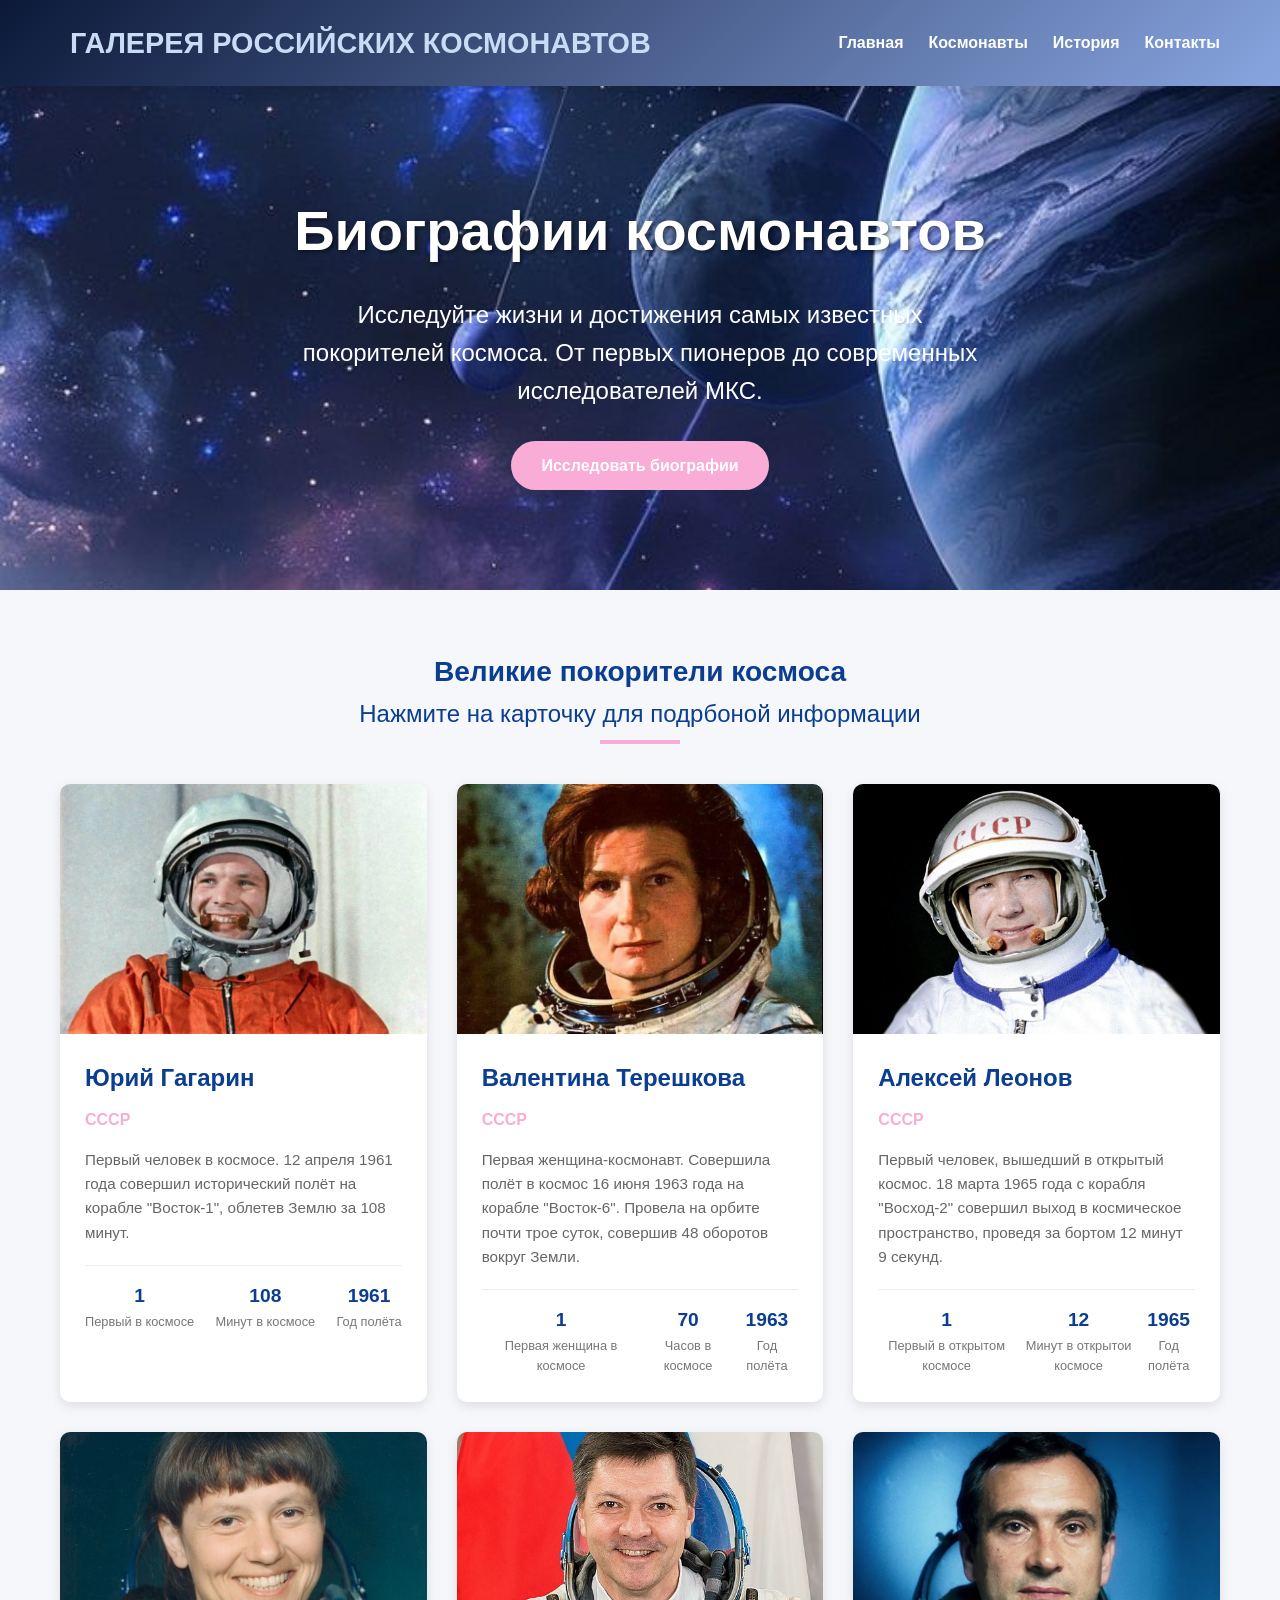
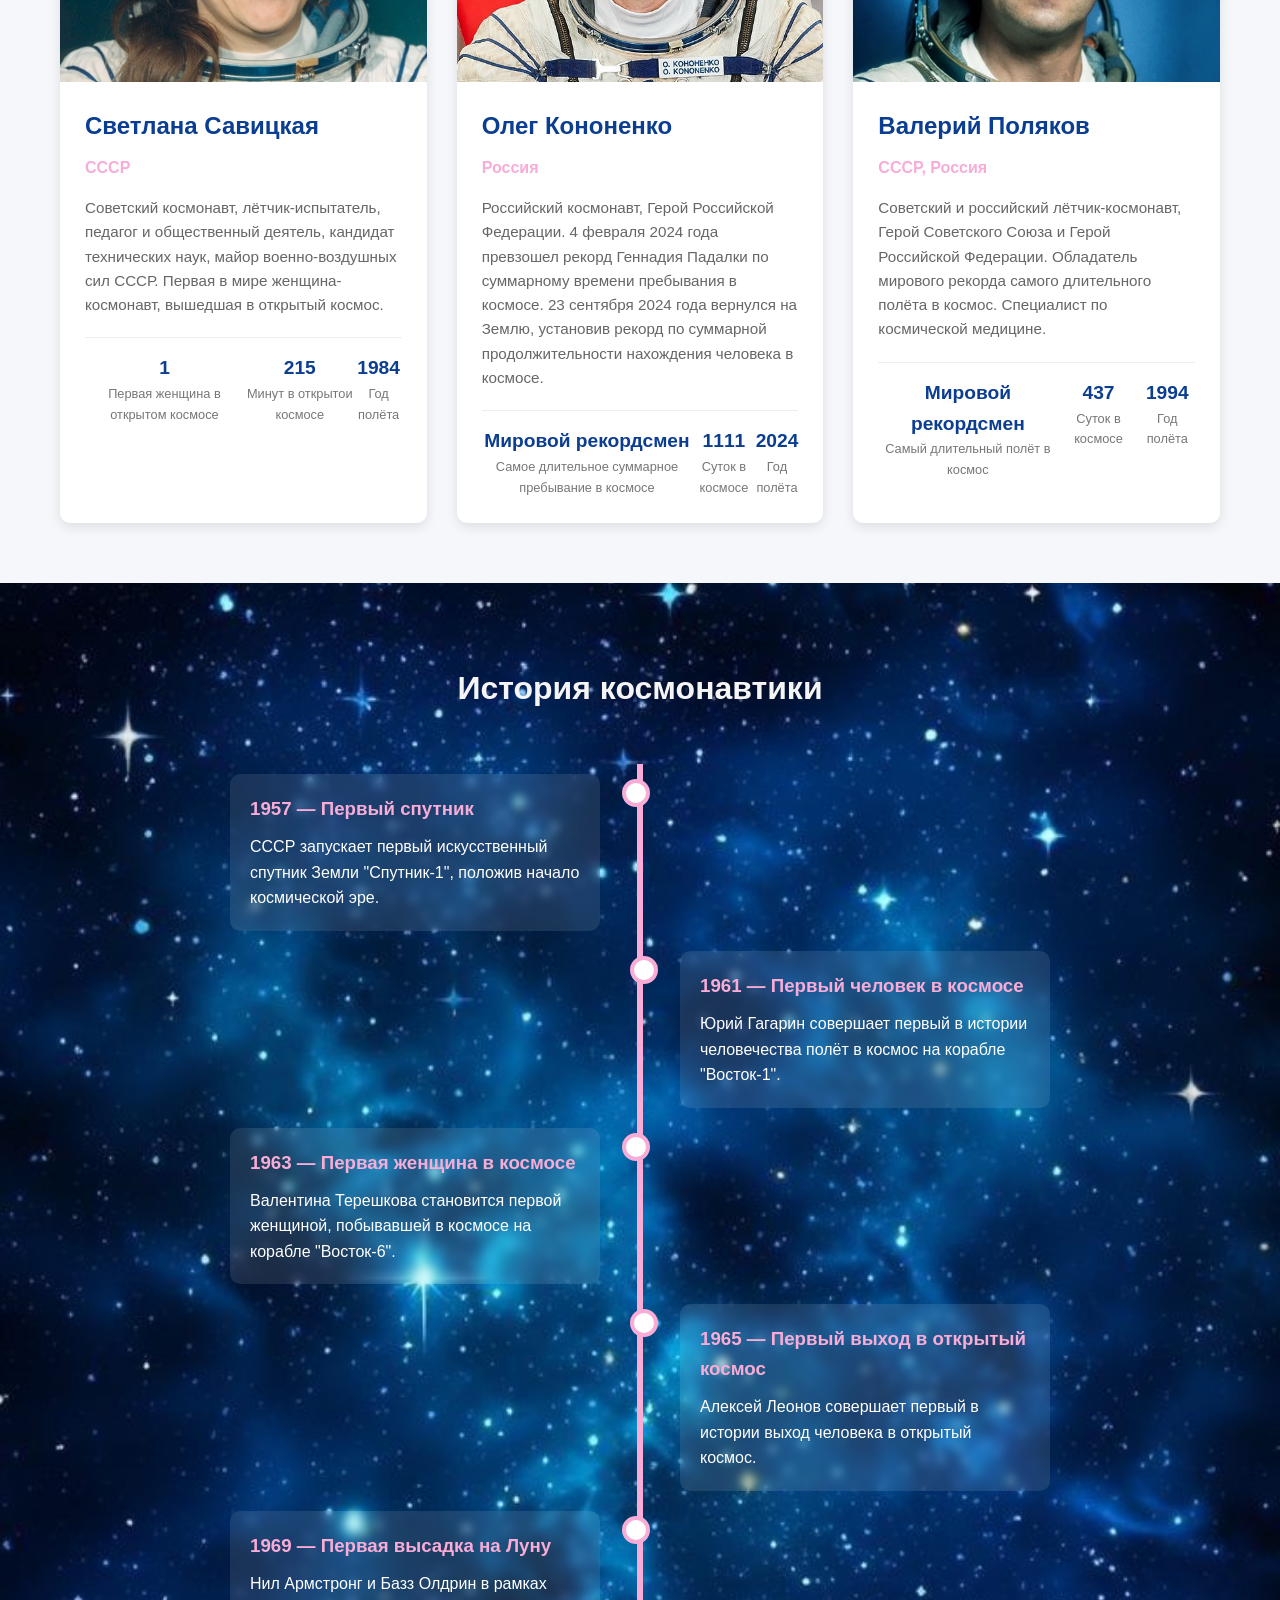
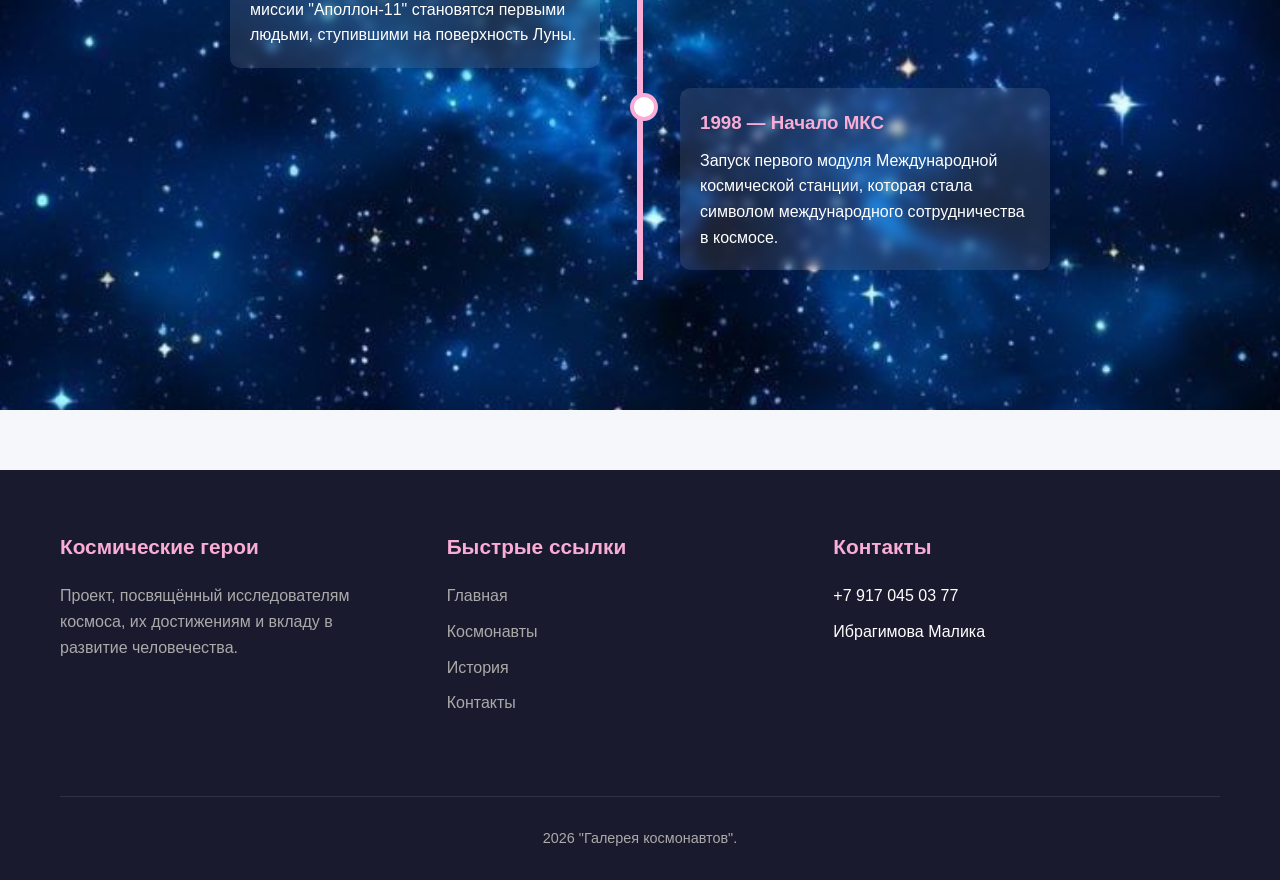
<file: index.html>
<!DOCTYPE html>
<html lang="ru">
<head>
    <meta charset="UTF-8">
    <meta name="viewport" content="width=device-width, initial-scale=1.0">
    <link rel="apple-touch-icon" sizes="180x180" href="favicon.png">
    <link rel="icon" type="image/png" sizes="192x192" href="favicon.png">
    <link rel="icon" type="image/png" sizes="512x512" href="favicon.png">
    <title>Галерея космонавтов</title>
    <link rel="stylesheet" href="index.css">
    <style>
       
    </style>
</head>
<body>
    <!-- Header -->
    <header>
        <div class="container header-content">
            <div class="logo">
                <i class="fas fa-rocket"></i>
                <span>ГАЛЕРЕЯ РОССИЙСКИХ КОСМОНАВТОВ</span>
            </div>
            
            <div class="menu-toggle" id="menuToggle">
                <i class="fas fa-bars"></i>
            </div>
            
            <nav>
                <ul id="navMenu">
                    <li><a href="#home">Главная</a></li>
                    <li><a href="#astronauts">Космонавты</a></li>
                    <li><a href="#timeline">История</a></li>
                    <li><a href="#contact">Контакты</a></li>
                </ul>
            </nav>
        </div>
    </header>

    <!-- Hero Section -->
    <section class="hero" id="home">
        <div class="container">
            <h1>Биографии космонавтов</h1>
            <p>Исследуйте жизни и достижения самых известных покорителей космоса. От первых пионеров до современных исследователей МКС.</p>
            <a href="#astronauts" class="btn">Исследовать биографии</a>
        </div>
    </section>

    <!-- Astronauts Section -->
    <section class="container" id="astronauts">
        <section class="section-title" id="astronauts">
            <h1>Великие покорители космоса</h1>
            <p>Нажмите на карточку для подрбоной информации</p>
        </section>
        <div class="astronauts-grid">
            <!-- Astronaut 1 -->
             
            <div class="astronaut-card">
                <a href="gagarin.html" class ="cosmonaut_card">
                <div class="astronaut-img">
                    <img src= "g.jpg" alt="Юрий Гагарин">
                </div>
                </a>
                <div class="astronaut-info">
                    
                    <h3>Юрий Гагарин</h3>
                    <span class="nationality">СССР</span>
                    <p>Первый человек в космосе. 12 апреля 1961 года совершил исторический полёт на корабле "Восток-1", облетев Землю за 108 минут.</p>
                    <div class="astronaut-stats">
                        <div class="stat">
                            <div class="stat-value">1</div>
                            <div class="stat-label">Первый в космосе</div>
                        </div>
                        <div class="stat">
                            <div class="stat-value">108</div>
                            <div class="stat-label">Минут в космосе</div>
                        </div>
                        <div class="stat">
                            <div class="stat-value">1961</div>
                            <div class="stat-label">Год полёта</div>
                        </div>
                    </div>
                    
                </div>
            </div>
            
             <!-- Astronaut 2 -->
            <div class="astronaut-card">

                <a href="tereshkova.html" class ="cosmonaut_card">
                <div class="astronaut-img">
                    <img src= "teresh.jpg" alt="Валентина Терешкова">
                </div>
                </a>

                <div class="astronaut-info">
                    <h3>Валентина Терешкова</h3>
                    <span class="nationality">СССР</span>
                    <p>Первая женщина-космонавт. Совершила полёт в космос 16 июня 1963 года на корабле "Восток-6". Провела на орбите почти трое суток, совершив 48 оборотов вокруг Земли. </p>
                    <div class="astronaut-stats">
                        <div class="stat">
                            <div class="stat-value">1</div>
                            <div class="stat-label">Первая женщина в космосе</div>
                        </div>
                        <div class="stat">
                            <div class="stat-value">70</div>
                            <div class="stat-label">Часов в космосе</div>
                        </div>
                        <div class="stat">
                            <div class="stat-value">1963</div>
                            <div class="stat-label">Год полёта</div>
                        </div>
                    </div>
                </div>
            </div>
             <!-- Astronaut 3 -->
            <div class="astronaut-card">

                <a href="leonov.html" class ="cosmonaut_card">
                    <div class="astronaut-img">
                    <img src= "leo.jpg" alt="Алексей Леонов">
                </div>
                </a>

                <div class="astronaut-info">
                    <h3>Алексей Леонов</h3>
                    <span class="nationality">СССР</span>
                    <p>Первый человек, вышедший в открытый космос. 18 марта 1965 года с корабля "Восход-2" совершил выход в космическое пространство, проведя за бортом 12 минут 9 секунд. </p>
                    <div class="astronaut-stats">
                        <div class="stat">
                            <div class="stat-value">1</div>
                            <div class="stat-label">Первый в открытом космосе</div>
                        </div>
                        <div class="stat">
                            <div class="stat-value">12</div>
                            <div class="stat-label">Минут в открытои космосе</div>
                        </div>
                        <div class="stat">
                            <div class="stat-value">1965</div>
                            <div class="stat-label">Год полёта</div>
                        </div>
                    </div>
                </div>
            </div>
             <!-- Astronaut 4 -->
            <div class="astronaut-card">

                <a href="savitskaya.html" class ="cosmonaut_card">
                <div class="astronaut-img">
                    <img src= "sav.jpg" alt="Светлана Савицкая">
                </div>
                </a>
                
                <div class="astronaut-info">
                    <h3>Светлана Савицкая</h3>
                    <span class="nationality">СССР</span>
                    <p>Cоветский космонавт, лётчик-испытатель, педагог и общественный деятель, кандидат технических наук, майор военно-воздушных сил СССР. Первая в мире женщина-космонавт, вышедшая в открытый космос.  </p>
                    <div class="astronaut-stats">
                        <div class="stat">
                            <div class="stat-value">1</div>
                            <div class="stat-label">Первая женщина в открытом космосе</div>
                        </div>
                        <div class="stat">
                            <div class="stat-value">215</div>
                            <div class="stat-label">Минут в открытои космосе</div>
                        </div>
                        <div class="stat">
                            <div class="stat-value">1984</div>
                            <div class="stat-label">Год полёта</div>
                        </div>
                    </div>
                </div>
            </div>
            <!-- Astronaut 5 -->
            <div class="astronaut-card">

                <a href="kononenko.html" class ="cosmonaut_card">
                <div class="astronaut-img">
                    <img src= "kononenko.jpg" alt="Олег Кононенко">
                </div>
                </a>
                
                <div class="astronaut-info">
                    <h3>Олег Кононенко</h3>
                    <span class="nationality">Россия</span>
                    <p>Российский космонавт, Герой Российской Федерации. 4 февраля 2024 года превзошел рекорд Геннадия Падалки по суммарному времени пребывания в космосе.  23 сентября 2024 года вернулся на Землю, установив рекорд по суммарной продолжительности нахождения человека в космосе.</p>
                    <div class="astronaut-stats">
                        <div class="stat">
                            <div class="stat-value">Мировой рекордсмен</div>
                            <div class="stat-label">Самое длительное суммарное пребывание в космосе</div>
                        </div>
                        <div class="stat">
                            <div class="stat-value">1111</div>
                            <div class="stat-label">Суток в космосе</div>
                        </div>
                        <div class="stat">
                            <div class="stat-value">2024</div>
                            <div class="stat-label">Год полёта</div>
                        </div>
                    </div>
                </div>
            </div>
             <!-- Astronaut 6 -->
            <div class="astronaut-card">

                <a href="polyakov.html" class ="cosmonaut_card">
                <div class="astronaut-img">
                    <img src= "polyakov.jpg" alt="Валерий Поляков">
                </div>
                </a>

                <div class="astronaut-info">
                    <h3>Валерий Поляков</h3>
                    <span class="nationality">СССР, Россия</span>
                    <p>Советский и российский лётчик-космонавт, Герой Советского Союза и Герой Российской Федерации. Обладатель мирового рекорда самого длительного полёта в космос. Специалист по космической медицине.</p>
                    <div class="astronaut-stats">
                        <div class="stat">
                            <div class="stat-value">Мировой рекордсмен</div>
                            <div class="stat-label">Самый длительный полёт в космос </div>
                        </div>
                        <div class="stat">
                            <div class="stat-value">437</div>
                            <div class="stat-label">Суток в космосе</div>
                        </div>
                        <div class="stat">
                            <div class="stat-value">1994</div>
                            <div class="stat-label">Год полёта</div>
                        </div>
                    </div>
                </div>
            </div>
        </div>
    </section>

    <!-- Timeline Section -->

    <section class="timeline-section" id="timeline">
        <div class="container">
            <h1>История космонавтики </h1>
            
            <div class="timeline">
                <div class="timeline-item">
                    <div class="timeline-content">
                        
                        <h3>1957 — Первый спутник</h3>
                        <p>СССР запускает первый искусственный спутник Земли "Спутник-1", положив начало космической эре.</p>
                              
                    </div>
                </div>
                
                <div class="timeline-item">
                    <div class="timeline-content">
                        <h3>1961 — Первый человек в космосе</h3>
                        <p>Юрий Гагарин совершает первый в истории человечества полёт в космос на корабле "Восток-1".</p>
                    </div>
                </div>
                
                <div class="timeline-item">
                    <div class="timeline-content">
                        <h3>1963 — Первая женщина в космосе</h3>
                        <p>Валентина Терешкова становится первой женщиной, побывавшей в космосе на корабле "Восток-6".</p>
                    </div>
                </div>
                
                <div class="timeline-item">
                    <div class="timeline-content">
                        <h3>1965 — Первый выход в открытый космос</h3>
                        <p>Алексей Леонов совершает первый в истории выход человека в открытый космос.</p>
                    </div>
                </div>
                
                <div class="timeline-item">
                    <div class="timeline-content">
                        <h3>1969 — Первая высадка на Луну</h3>
                        <p>Нил Армстронг и Базз Олдрин в рамках миссии "Аполлон-11" становятся первыми людьми, ступившими на поверхность Луны.</p>
                    </div>
                </div>
                
                <div class="timeline-item">
                    <div class="timeline-content">
                        <h3>1998 — Начало МКС</h3>
                        <p>Запуск первого модуля Международной космической станции, которая стала символом международного сотрудничества в космосе.</p>
                    </div>
                </div>
            </div>
        </div>
    </section>

    <!-- Footer -->
    <footer id="contact">
        <div class="container">
            <div class="footer-content">
                <div class="footer-column">
                    <h3>Космические герои</h3>
                    <p>Проект, посвящённый исследователям космоса, их достижениям и вкладу в развитие человечества.</p>
                </div>
                
                <div class="footer-column">
                    <h3>Быстрые ссылки</h3>
                    <ul class="footer-links">
                        <li><a href="#home">Главная</a></li>
                        <li><a href="#astronauts">Космонавты</a></li>
                        <li><a href="#timeline">История</a></li>
                        <li><a href="#contact">Контакты</a></li>
                    </ul>
                </div>
                
                <div class="footer-column">
                    <h3>Контакты</h3>
                    <ul class="footer-links">
                        <li><i class="fas fa-phone"></i> +7 917 045 03 77</li>
                        <li><i class="fas fa-envelope"></i>Ибрагимова Малика</li>
                    </ul>
                </div>
            </div>
            
            <div class="copyright">
                <p> 2026 "Галерея космонавтов".</p>
            </div>
        </div>
    </footer>

    
</body>
</html>
</file>
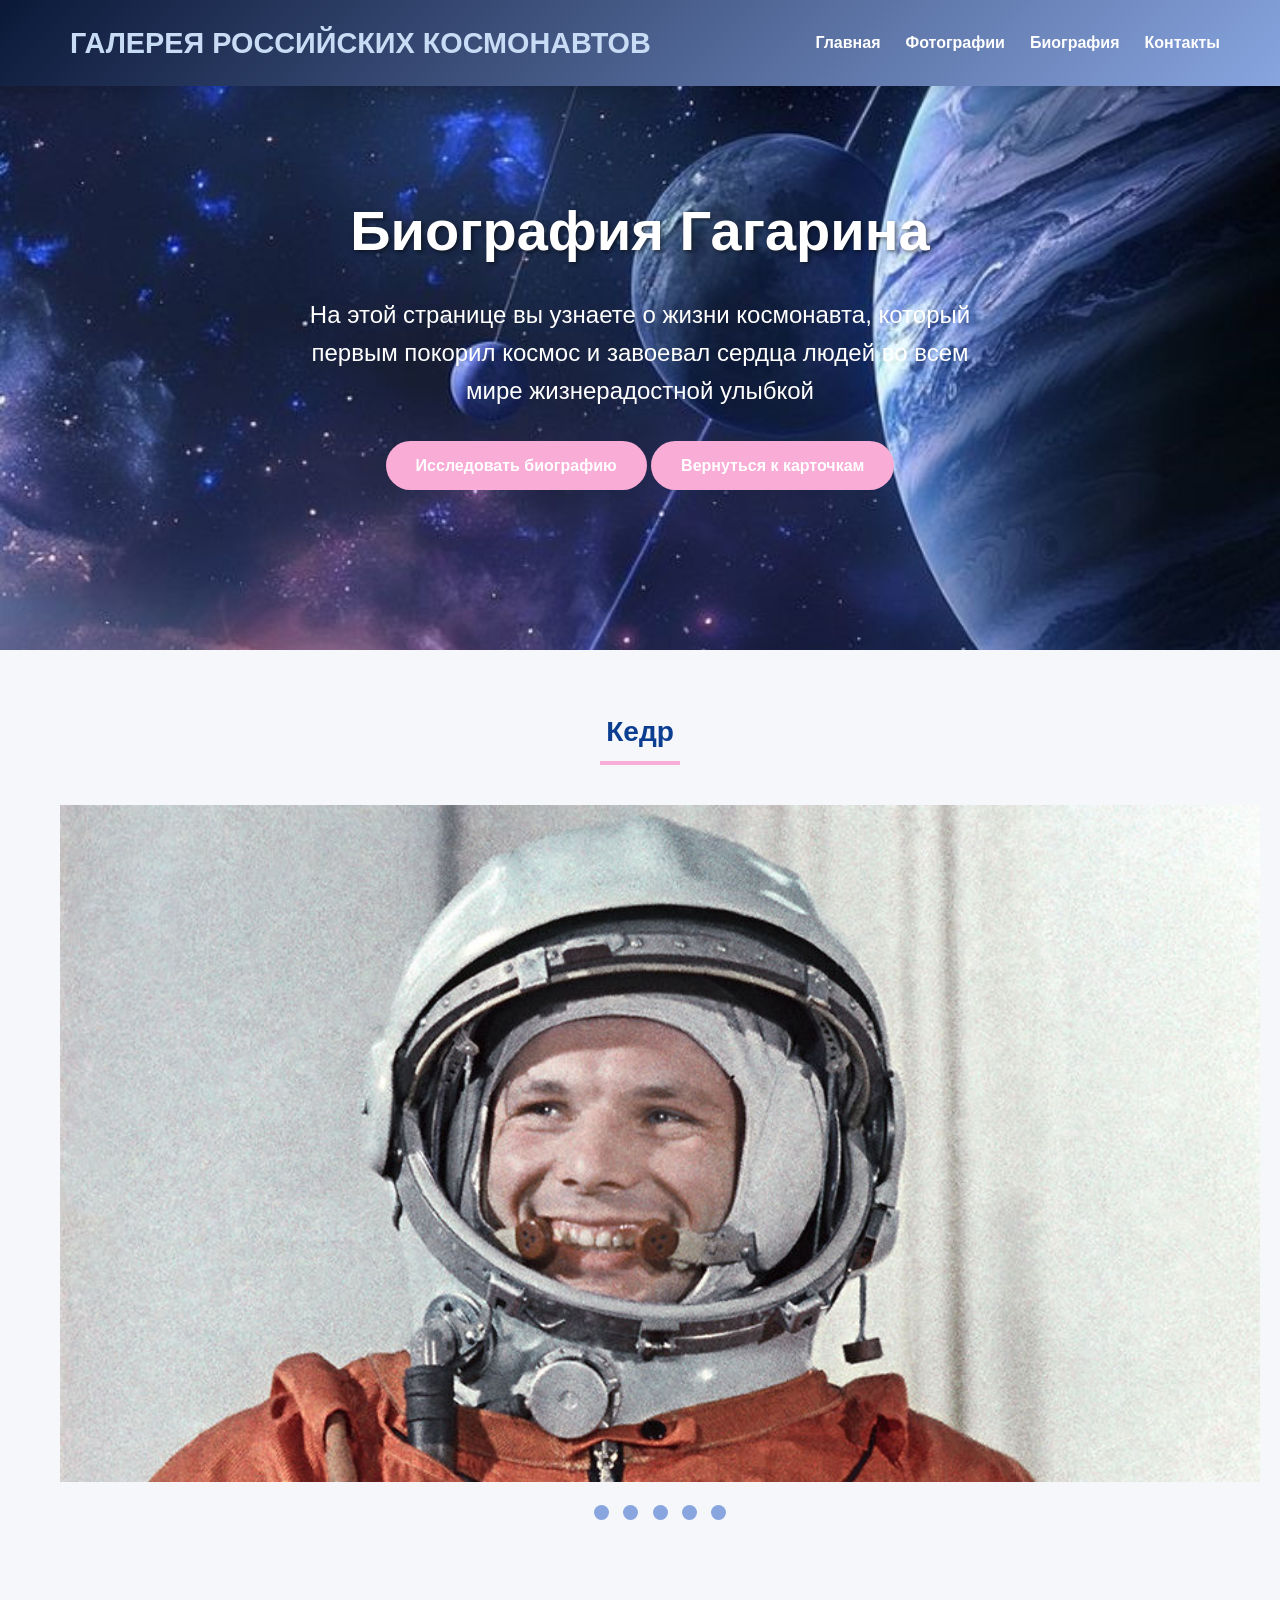
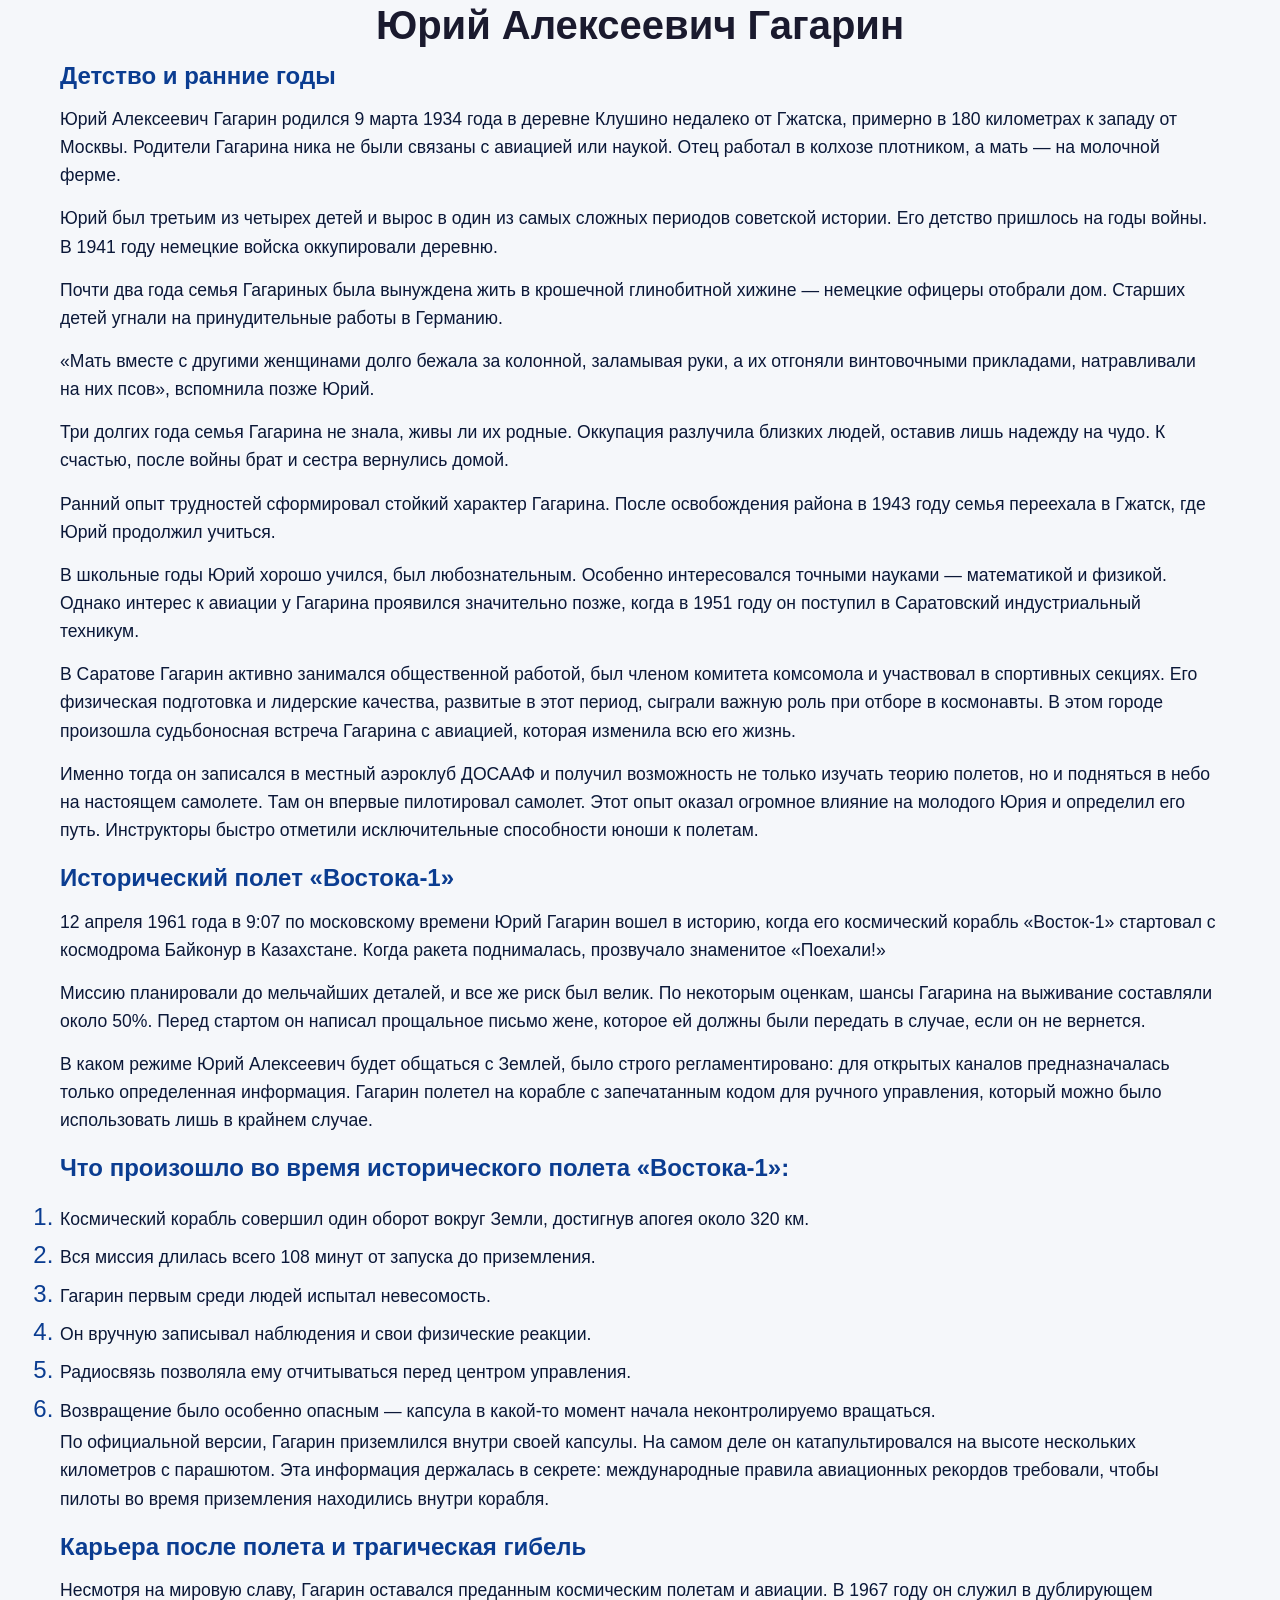
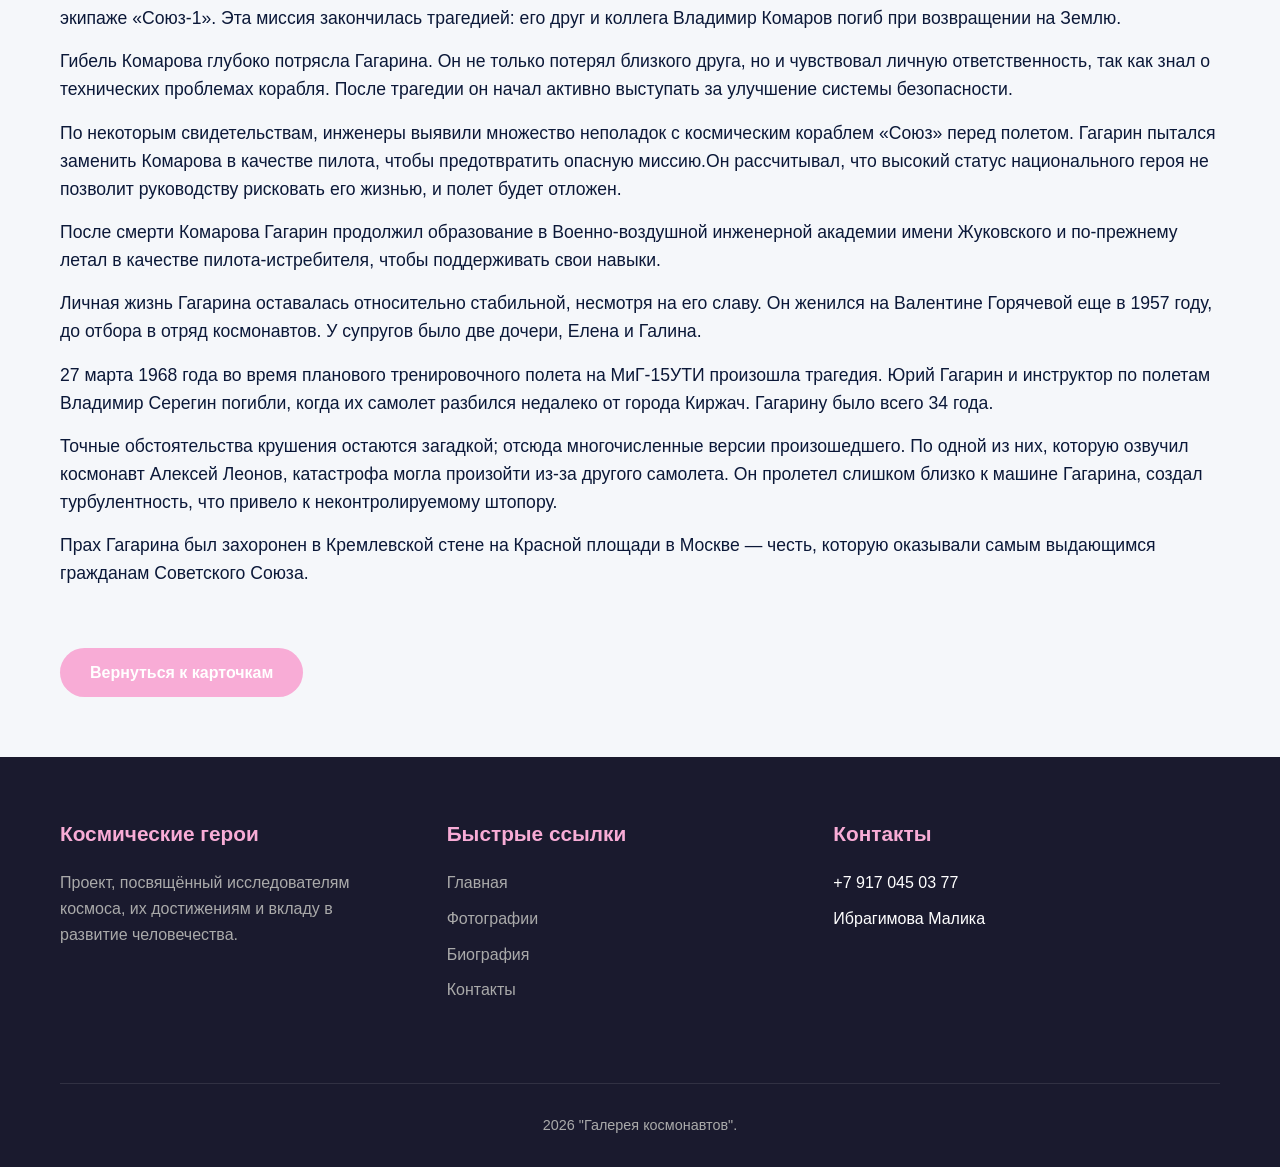
<file: gagarin.html>
<!DOCTYPE html>
<html lang="ru">
<head>
    <meta charset="UTF-8">
    <meta name="viewport" content="width=device-width, initial-scale=1.0">
    <link rel="apple-touch-icon" sizes="180x180" href="favicon.png">
    <link rel="icon" type="image/png" sizes="192x192" href="favicon.png">
    <link rel="icon" type="image/png" sizes="512x512" href="favicon.png">
    <title>Юрий Алексеевич Гагарин</title>
    <style>
                * {
            margin: 0;
            padding: 0;
            box-sizing: border-box;
            font-family: 'Segoe UI', Tahoma, Geneva, Verdana, sans-serif;
        }

        :root {
             --черный: #0B1838;
            --фиолетовый: #f8acd6;
            --синий: #3a60a0;
            --голубой: #88a5e0;
            --светл: #c8ddf5;
            --shadow: 0 4px 12px rgba(0, 0, 0, 0.1);
            --primary-color: #0b3d91;
            --secondary-color: #fc3d21;
            --dark-color: #1a1a2e;
            --light-color: #f8f9fa;
            --text-color: #333;
            --shadow: 0 4px 12px rgba(0, 0, 0, 0.1);
        }

        body {
            background-color: #f5f7fa;
            color: var(--розовый);
            line-height: 1.6;
            justify-content: center;
        }

        .container {
            width: 100%;
            max-width: 1200px;
            margin: 0 auto;
            padding: 0 20px;
        }
/* Hero Section */
        .hero {
           background-image: url("fon31.jpg");
            background-size: cover;
            background-position: center;
            color: white;
            text-align: center;
            padding: 100px 0;
            margin-bottom: 60px;
        }

        .hero h2 {
            font-size: 3.5rem;
            margin-bottom: 20px;
            text-shadow: 2px 2px 4px rgba(0, 0, 0, 0.5);
        }

        .hero p {
            font-size: 1.5rem;
            max-width: 700px;
            margin: 0 auto 30px;
        }

        .btn {
            display: inline-block;
            background-color: var(--фиолетовый);
            color: white;
            padding: 12px 30px;
            border-radius: 30px;
            text-decoration: none;
            font-weight: 600;
            transition: all 0.3s;
            border: none;
            cursor: pointer;
            text-align: center;
            margin-bottom: 60px;
        }

        .btn:hover {
            background-color: var(--голубой);
            transform: translateY(-3px);
            box-shadow: 0 6px 12px rgba(0, 0, 0, 0.2);
        }
/* Astronauts Section */


        .section-title {
            text-align: center;
            margin-bottom: 50px;
            color: var(--primary-color);
            font-size: 1.5rem;
            position: relative;
        }
        

        .section-title::after {
            content: '';
            position: absolute;
            width: 80px;
            height: 4px;
            background-color: var(--фиолетовый);
            bottom: -10px;
            left: 50%;
            transform: translateX(-50%);
        }
/*Bio*/
.astronaut-info {
    margin: 60px 0;
}
.hapend li {
    color: var(--primary-color);
    font-size: 1.5rem;
   }
.hapend li span {
    color: var(--черный);
            font-size: 1.1rem;
}
.astronaut-info h1{
            color: var(--dark-color);
            text-align: center;
            font-size: 2.5rem;
            position: relative;
        }
.astronaut-info h3 {
            color: var(--primary-color);
            margin-bottom: 10px;
            font-size: 1.5rem;
        }
.astronaut-info p {
            color: var(--черный);
            font-size: 1.1rem;
            margin-bottom: 15px
        }

/*Slider*/
        .slider {
            width: 1200px; 
            overflow: hidden; 
            position: relative;
            
        }
        .slides {
            display: flex; 
            width: 300%; 
            transition: transform 0.5s ease-in-out; 
        }
        .slide {
            width: 100%; 
            flex-shrink: 0;
            
        }
        input[type="radio"] {
            display: none;
        }
        #slide1:checked ~ .slides { transform: translateX(0%); }   
        #slide2:checked ~ .slides { transform: translateX(-100%); } 
        #slide3:checked ~ .slides { transform: translateX(-200%); } 
        #slide4:checked ~ .slides { transform: translateX(-300%); } 
        #slide5:checked ~ .slides { transform: translateX(-400%); } 
        .controls {
            text-align: center; 
            margin-top: 10px;
        }

        .controls label {
            display: inline-block; 
            width: 15px; 
            height: 15px;
            background: var(--голубой);
            border-radius: 50%; 
            margin: 5px; 
            cursor: pointer; 
        }

        input:checked + label {
            background: var(--фиолетовый);
        }
/* Header */
        header {
            background: linear-gradient(135deg, var(--черный) 0%, var(--голубой) 100%);
            color: var(--светл);
            padding: 20px 0;
            position: sticky;
            top: 0;
            z-index: 1000;
            box-shadow: var(--shadow);
        }

        .header-content {
            display: flex;
            justify-content: space-between;
            align-items: center;
        }

        .logo {
            display: flex;
            align-items: center;
            gap: 10px;
            font-size: 1.8rem;
            font-weight: 700;
        }

        .logo i {
            color: var(--фиолетовый);
        }

        nav ul {
            display: flex;
            list-style: none;
            gap: 25px;
        }

        nav a {
            color: white;
            text-decoration: none;
            font-weight: 600;
            transition: color 0.3s;
            padding: 5px 0;
            position: relative;
        }

        nav a:hover {
            color: var(--фиолетовый);
        }

        nav a::after {
            content: '';
            position: absolute;
            width: 0;
            height: 2px;
            background: var(--фиолетовый);
            bottom: 0;
            left: 0;
            transition: width 0.3s;
        }

        nav a:hover::after {
            width: 100%;
        }

        .menu-toggle {
            display: none;
            font-size: 1.5rem;
            cursor: pointer;
        }
        
/* Footer */
        footer {
            background-color: var(--dark-color);
            color: white;
            padding: 60px 0 30px;
        }

        .footer-content {
            display: flex;
            flex-wrap: wrap;
            justify-content: space-between;
            margin-bottom: 40px;
        }

        .footer-column {
            flex: 1;
            min-width: 250px;
            margin-bottom: 30px;
        }

        .footer-column h3 {
            color: var(--фиолетовый);
            margin-bottom: 20px;
            font-size: 1.3rem;
        }

        .footer-column p {
            color: #aaa;
            margin-bottom: 20px;
            max-width: 300px;
        }

        .footer-links {
            list-style: none;
        }

        .footer-links li {
            margin-bottom: 10px;
        }

        .footer-links a {
            color: #aaa;
            text-decoration: none;
            transition: color 0.3s;
        }

        .footer-links a:hover {
            color: var(--фиолетовый);
        }

        .copyright {
            text-align: center;
            padding-top: 30px;
            border-top: 1px solid rgba(255, 255, 255, 0.1);
            color: #aaa;
            font-size: 0.9rem;
        }

        /* Responsive Design */
        @media (max-width: 992px) {
            .hero h1 {
                font-size: 2.8rem;
            }
            
            .timeline::after {
                left: 31px;
            }
            
            .timeline-item {
                width: 100%;
                padding-left: 70px;
                padding-right: 25px;
            }
            
            .timeline-item:nth-child(even) {
                left: 0;
            }
            
            .timeline-item::after {
                left: 21px;
            }
            
            .timeline-item:nth-child(even)::after {
                left: 21px;
            }
        }

        @media (max-width: 768px) {
            .header-content {
                flex-direction: column;
                text-align: center;
                gap: 15px;
            }
            
            nav ul {
                flex-wrap: wrap;
                justify-content: center;
                gap: 15px;
            }
            
            .hero h1 {
                font-size: 2.2rem;
            }
            
            .hero p {
                font-size: 1rem;
            }
            
            .section-title {
                font-size: 2rem;
            }
            
            .footer-content {
                flex-direction: column;
            }
        }

        @media (max-width: 576px) {
            .menu-toggle {
                display: block;
                position: absolute;
                top: 25px;
                right: 20px;
            }
            
            nav ul {
                display: none;
                flex-direction: column;
                width: 100%;
                margin-top: 20px;
            }
            
            nav ul.active {
                display: flex;
            }
            
            .hero {
                padding: 70px 0;
            }
            
            .hero h1 {
                font-size: 1.8rem;
            }
            
            .astronauts-grid {
                grid-template-columns: 1fr;
            }
        }
</style>
</head>
<body>
    <header>
        <div class="container header-content">
            <div class="logo">
                <i class="fas fa-rocket"></i>
                <span>ГАЛЕРЕЯ РОССИЙСКИХ КОСМОНАВТОВ</span>
            </div>
            
            <div class="menu-toggle" id="menuToggle">
                <i class="fas fa-bars"></i>
            </div>
            
            <nav>
                <ul id="navMenu">
                    <li><a href="index.html">Главная</a></li>
                    <li><a href="#astronauts">Фотографии</a></li>
                    <li><a href="#bio">Биография</a></li>
                    <li><a href="#contact">Контакты</a></li>
                </ul>
            </nav>
        </div>
    </header>
    <!-- Hero Section -->
    <section class="hero" id="home">
        <div class="container">
            <h2>Биография Гагарина</h2>
            <p>На этой странице вы узнаете о жизни космонавта, который первым покорил космос и завоевал сердца людей во всем мире жизнерадостной улыбкой</p>
            <a href="#bio" class="btn">Исследовать биографию</a>
            <a href="index.html" class="btn">Вернуться к карточкам</a>
        </div>
    </section>
     <!-- Astronauts Section -->
    <section class="container" id="astronauts">
        <section class="section-title" id="astronauts">
            <h1>Кедр</h1>
            <p></p>
        </section>
                <div class="slider">

                    <input type="radio" name="slider" id="slide1" checked> 
                    <input type="radio" name="slider" id="slide2">
                    <input type="radio" name="slider" id="slide3">
                    <input type="radio" name="slider" id="slide4">
                    <input type="radio" name="slider" id="slide5">
                    <div class="slides">
                        <div class="slide"><img src= "gagarin1.jpg" alt="Юрий Гагарин" width="1200" ></div>
                        <div class="slide"><img src= "gagarin2.jpg" alt="Юрий Гагарин" width="1200"></div>
                        <div class="slide"><img src= "gagarin3.jpg" alt="Юрий Гагарин" width="1200"></div>
                        <div class="slide"><img src= "gagarin4.jpg" alt="Юрий Гагарин" width="1200"></div>
                        <div class="slide"><img src= "gagarin5.jpg" alt="Юрий Гагарин" width="1200"></div>
                    </div>
                    <div class="controls">
                        <label for="slide1"></label>
                        <label for="slide2"></label>
                        <label for="slide3"></label>
                        <label for="slide4"></label>
                        <label for="slide5"></label>
                    </div>
                </div>
                <div class="astronaut-info">
                <section class="bio" id="bio">
                <h1>Юрий Алексеевич Гагарин</h1>
                </section>
                    <h3>Детство и ранние годы</h3>
                    <p>Юрий Алексеевич Гагарин родился 9 марта 1934 года в деревне Клушино недалеко от Гжатска, примерно в 180 километрах к западу от Москвы. Родители Гагарина ника не были связаны с авиацией или наукой. Отец работал в колхозе плотником, а мать — на молочной ферме. </p>
                    <p>Юрий был третьим из четырех детей и вырос в один из самых сложных периодов советской истории. Его детство пришлось на годы войны. В 1941 году немецкие войска оккупировали деревню.</p>
                    <p>Почти два года семья Гагариных была вынуждена жить в крошечной глинобитной хижине — немецкие офицеры отобрали дом. Старших детей угнали на принудительные работы в Германию. </p>
                    <p>«Мать вместе с другими женщинами долго бежала за колонной, заламывая руки, а их отгоняли винтовочными прикладами, натравливали на них псов», вспомнила позже Юрий. </p>
                    <p>Три долгих года семья Гагарина не знала, живы ли их родные. Оккупация разлучила близких людей, оставив лишь надежду на чудо. К счастью, после войны брат и сестра вернулись домой.</p>
                    <p>Ранний опыт трудностей сформировал стойкий характер Гагарина. После освобождения района в 1943 году семья переехала в Гжатск, где Юрий продолжил учиться.</p>
                    <p>В школьные годы Юрий хорошо учился, был любознательным. Особенно интересовался точными науками — математикой и физикой. Однако интерес к авиации у Гагарина проявился значительно позже, когда в 1951 году он поступил в Саратовский индустриальный техникум. </p>
                    <p>В Саратове Гагарин активно занимался общественной работой, был членом комитета комсомола и участвовал в спортивных секциях. Его физическая подготовка и лидерские качества, развитые в этот период, сыграли важную роль при отборе в космонавты. В этом городе произошла судьбоносная встреча Гагарина с авиацией, которая изменила всю его жизнь.</p>
                    <p>Именно тогда он записался в местный аэроклуб ДОСААФ и получил возможность не только изучать теорию полетов, но и подняться в небо на настоящем самолете. Там он впервые пилотировал самолет. Этот опыт оказал огромное влияние на молодого Юрия и определил его путь. Инструкторы быстро отметили исключительные способности юноши к полетам.</p>
                    <h3>Исторический полет «Востока-1»</h3>
                    <p>12 апреля 1961 года в 9:07 по московскому времени Юрий Гагарин вошел в историю, когда его космический корабль «Восток-1» стартовал с космодрома Байконур в Казахстане. Когда ракета поднималась, прозвучало знаменитое «Поехали!»</p>
                    <p>Миссию планировали до мельчайших деталей, и все же риск был велик. По некоторым оценкам, шансы Гагарина на выживание составляли около 50%. Перед стартом он написал прощальное письмо жене, которое ей должны были передать в случае, если он не вернется.</p>
                    <p>В каком режиме Юрий Алексеевич будет общаться с Землей, было строго регламентировано: для открытых каналов предназначалась только определенная информация. Гагарин полетел на корабле с запечатанным кодом для ручного управления, который можно было использовать лишь в крайнем случае.</p>
                    
                    <h3>Что произошло во время исторического полета «Востока-1»:</h3>
                    <div class="hapend">
                        <ol>
                        <li><span>Космический корабль совершил один оборот вокруг Земли, достигнув апогея около 320 км.</span></li>
                        <li><span>Вся миссия длилась всего 108 минут от запуска до приземления.</span></li>
                        <li><span>Гагарин первым среди людей испытал невесомость.</span></li>
                        <li><span>Он вручную записывал наблюдения и свои физические реакции.</span></li>
                        <li><span>Радиосвязь позволяла ему отчитываться перед центром управления.</span></li>
                        <li><span>Возвращение было особенно опасным — капсула в какой-то момент начала неконтролируемо вращаться.</span></li>
                        </ol>
                    </div>
                    <p>По официальной версии, Гагарин приземлился внутри своей капсулы. На самом деле он катапультировался на высоте нескольких километров с парашютом. Эта информация держалась в секрете: международные правила авиационных рекордов требовали, чтобы пилоты во время приземления находились внутри корабля.
                    <h3>Карьера после полета и трагическая гибель</h3>
                    <p>Несмотря на мировую славу, Гагарин оставался преданным космическим полетам и авиации. В 1967 году он служил в дублирующем экипаже «Союз-1». Эта миссия закончилась трагедией: его друг и коллега Владимир Комаров погиб при возвращении на Землю.</p>
                    <p>Гибель Комарова глубоко потрясла Гагарина. Он не только потерял близкого друга, но и чувствовал личную ответственность, так как знал о технических проблемах корабля. После трагедии он начал активно выступать за улучшение системы безопасности.</p>
                    <p>По некоторым свидетельствам, инженеры выявили множество неполадок с космическим кораблем «Союз» перед полетом. Гагарин пытался заменить Комарова в качестве пилота, чтобы предотвратить опасную миссию.Он рассчитывал, что высокий статус национального героя не позволит руководству рисковать его жизнью, и полет будет отложен. </p>
                    <p>После смерти Комарова Гагарин продолжил образование в Военно-воздушной инженерной академии имени Жуковского и по-прежнему летал в качестве пилота-истребителя, чтобы поддерживать свои навыки.</p>
                    <p>Личная жизнь Гагарина оставалась относительно стабильной, несмотря на его славу. Он женился на Валентине Горячевой еще в 1957 году, до отбора в отряд космонавтов. У супругов было две дочери, Елена и Галина. </p>
                    <p>27 марта 1968 года во время планового тренировочного полета на МиГ-15УТИ произошла трагедия. Юрий Гагарин и инструктор по полетам Владимир Серегин погибли, когда их самолет разбился недалеко от города Киржач. Гагарину было всего 34 года.</p>
                    <p>Точные обстоятельства крушения остаются загадкой; отсюда многочисленные версии произошедшего. По одной из них, которую озвучил космонавт Алексей Леонов, катастрофа могла произойти из-за другого самолета. Он пролетел слишком близко к машине Гагарина, создал турбулентность, что привело к неконтролируемому штопору.</p>
                    <p>Прах Гагарина был захоронен в Кремлевской стене на Красной площади в Москве — честь, которую оказывали самым выдающимся гражданам Советского Союза.</p>        
                
        
        </div>
            <a href="index.html" class="btn">Вернуться к карточкам</a>
        
    </section>


<!-- Footer -->

    <footer id="contact">
        <div class="container">
            <div class="footer-content">
                <div class="footer-column">
                    <h3>Космические герои</h3>
                    <p>Проект, посвящённый исследователям космоса, их достижениям и вкладу в развитие человечества.</p>
                </div>
                
                <div class="footer-column">
                    <h3>Быстрые ссылки</h3>
                    <ul class="footer-links">
                    <li><a href="index.html">Главная</a></li>
                    <li><a href="#astronauts">Фотографии</a></li>
                    <li><a href="#bio">Биография</a></li>
                    <li><a href="#contact">Контакты</a></li>
                </ul>
                </div>
                
                <div class="footer-column">
                    <h3>Контакты</h3>
                    <ul class="footer-links">
                        <li><i class="fas fa-phone"></i> +7 917 045 03 77</li>
                        <li><i class="fas fa-envelope"></i>Ибрагимова Малика</li>
                    </ul>
                </div>
            </div>
            
            <div class="copyright">
                <p> 2026 "Галерея космонавтов".</p>
            </div>
        </div>
    </footer>
            
        
</body>
</html>
</file>
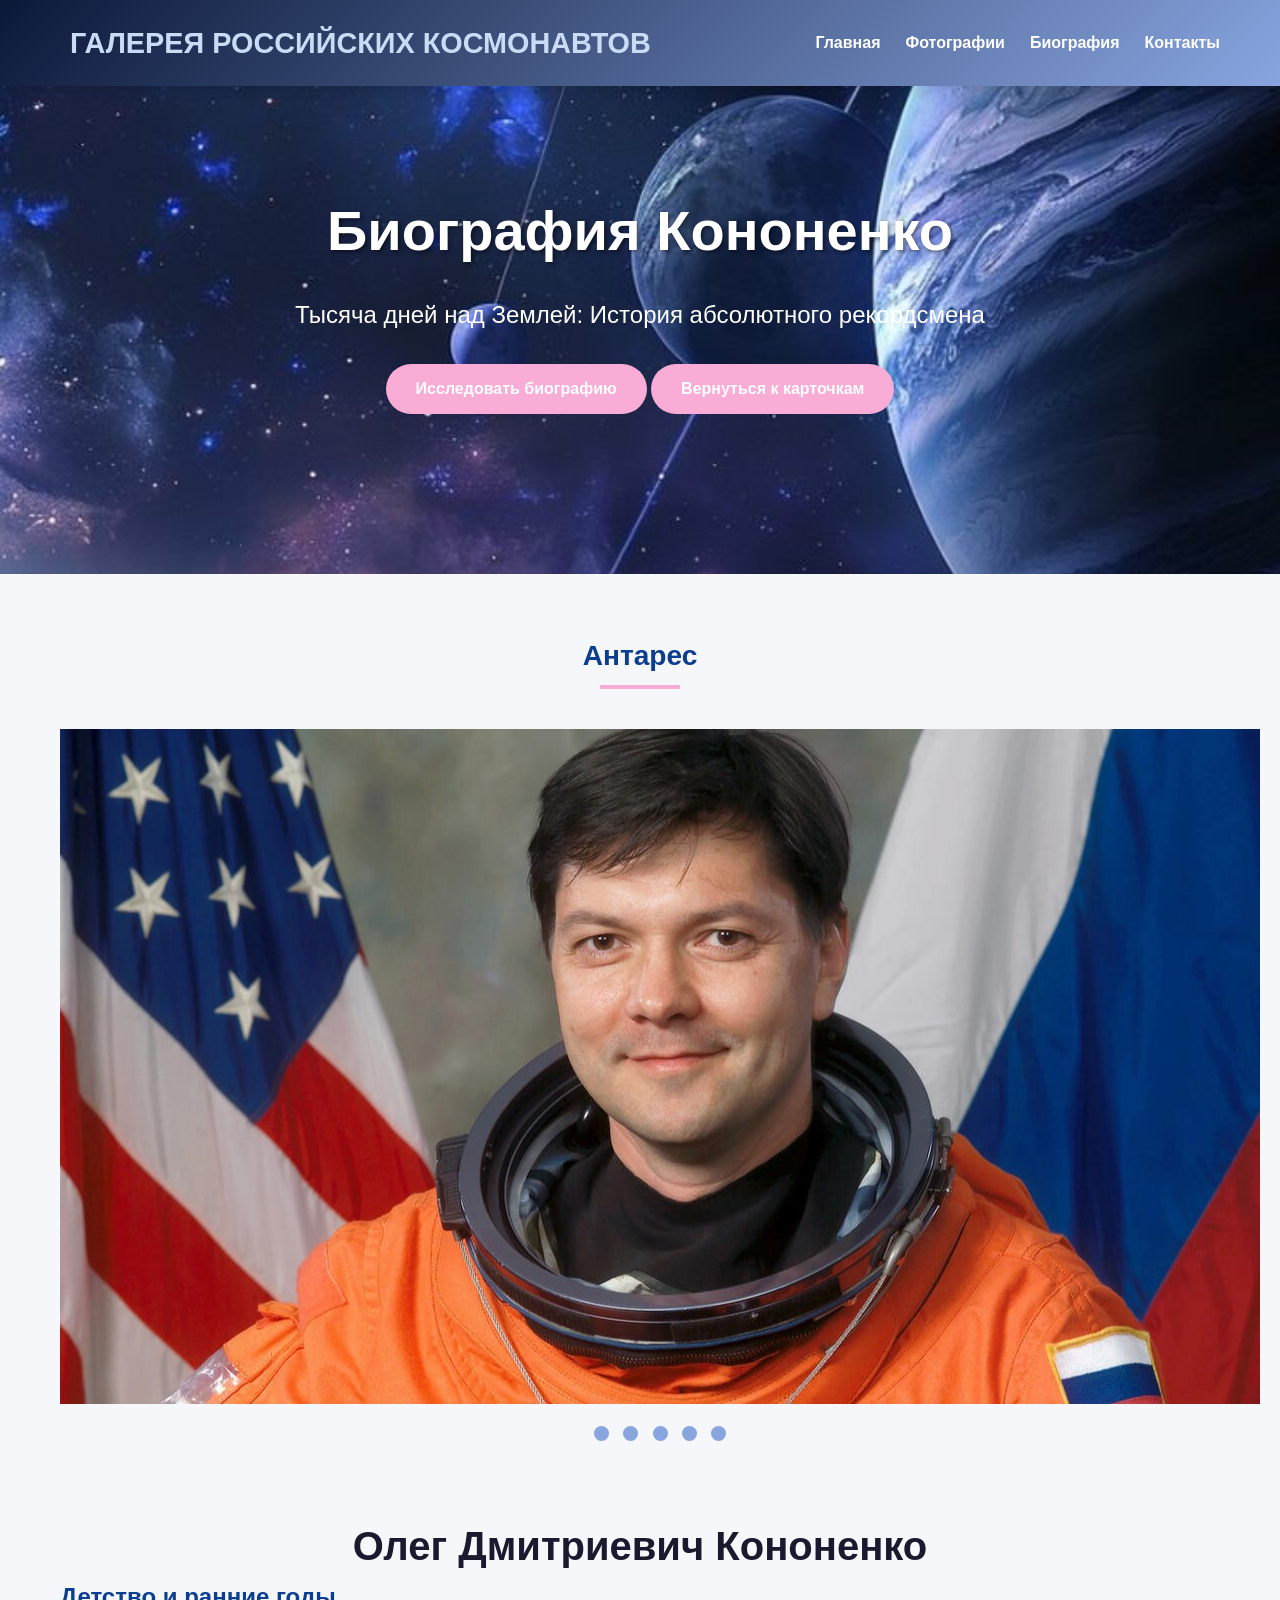
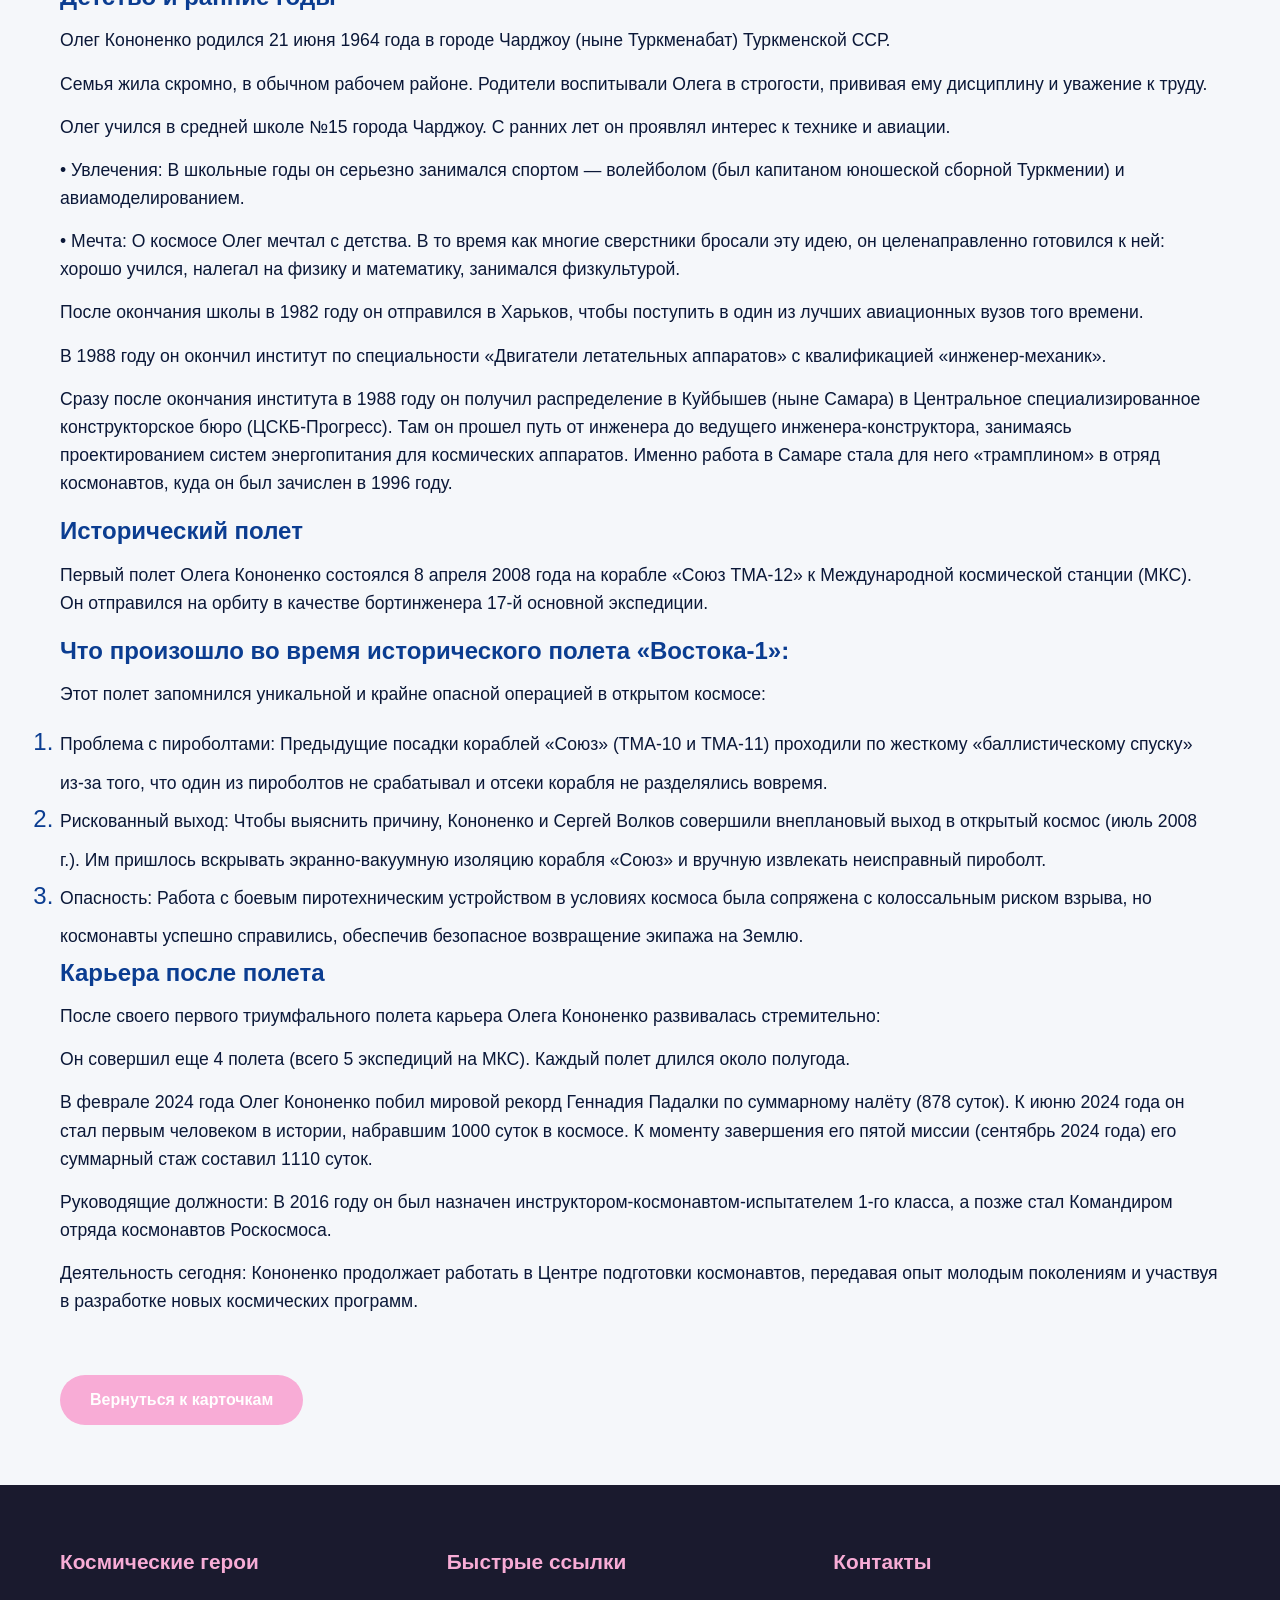
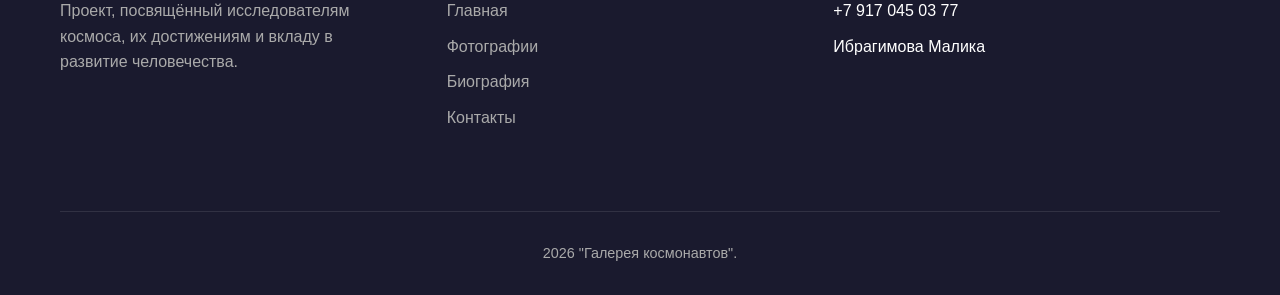
<file: kononenko.html>
<!DOCTYPE html>
<html lang="ru">
<head>
    <meta charset="UTF-8">
    <meta name="viewport" content="width=device-width, initial-scale=1.0">
    <link rel="apple-touch-icon" sizes="180x180" href="favicon.png">
    <link rel="icon" type="image/png" sizes="192x192" href="favicon.png">
    <link rel="icon" type="image/png" sizes="512x512" href="favicon.png">
    <title>Олег Дмитриевич Кононенко</title>
    <style>
                * {
            margin: 0;
            padding: 0;
            box-sizing: border-box;
            font-family: 'Segoe UI', Tahoma, Geneva, Verdana, sans-serif;
        }

        :root {
             --черный: #0B1838;
            --фиолетовый: #f8acd6;
            --синий: #3a60a0;
            --голубой: #88a5e0;
            --светл: #c8ddf5;
            --shadow: 0 4px 12px rgba(0, 0, 0, 0.1);
            --primary-color: #0b3d91;
            --secondary-color: #fc3d21;
            --dark-color: #1a1a2e;
            --light-color: #f8f9fa;
            --text-color: #333;
            --shadow: 0 4px 12px rgba(0, 0, 0, 0.1);
        }

        body {
            background-color: #f5f7fa;
            color: var(--розовый);
            line-height: 1.6;
            justify-content: center;
        }

        .container {
            width: 100%;
            max-width: 1200px;
            margin: 0 auto;
            padding: 0 20px;
        }
/* Hero Section */
        .hero {
           background-image: url("fon31.jpg");
            background-size: cover;
            background-position: center;
            color: white;
            text-align: center;
            padding: 100px 0;
            margin-bottom: 60px;
        }

        .hero h2 {
            font-size: 3.5rem;
            margin-bottom: 20px;
            text-shadow: 2px 2px 4px rgba(0, 0, 0, 0.5);
        }

        .hero p {
            font-size: 1.5rem;
            max-width: 700px;
            margin: 0 auto 30px;
        }

        .btn {
            display: inline-block;
            background-color: var(--фиолетовый);
            color: white;
            padding: 12px 30px;
            border-radius: 30px;
            text-decoration: none;
            font-weight: 600;
            transition: all 0.3s;
            border: none;
            cursor: pointer;
            text-align: center;
            margin-bottom: 60px;
        }

        .btn:hover {
            background-color: var(--голубой);
            transform: translateY(-3px);
            box-shadow: 0 6px 12px rgba(0, 0, 0, 0.2);
        }
/* Astronauts Section */


        .section-title {
            text-align: center;
            margin-bottom: 50px;
            color: var(--primary-color);
            font-size: 1.5rem;
            position: relative;
        }
        

        .section-title::after {
            content: '';
            position: absolute;
            width: 80px;
            height: 4px;
            background-color: var(--фиолетовый);
            bottom: -10px;
            left: 50%;
            transform: translateX(-50%);
        }
/*Bio*/
.astronaut-info {
    margin: 60px 0;
}
.hapend li {
    color: var(--primary-color);
    font-size: 1.5rem;
   }
.hapend li span {
    color: var(--черный);
            font-size: 1.1rem;
}
.astronaut-info h1{
            color: var(--dark-color);
            text-align: center;
            font-size: 2.5rem;
            position: relative;
        }
.astronaut-info h3 {
            color: var(--primary-color);
            margin-bottom: 10px;
            font-size: 1.5rem;
        }
.astronaut-info p {
            color: var(--черный);
            font-size: 1.1rem;
            margin-bottom: 15px
        }

/*Slider*/
        .slider {
            width: 1200px; 
            overflow: hidden; 
            position: relative;
            
        }
        .slides {
            display: flex; 
            width: 300%; 
            transition: transform 0.5s ease-in-out; 
        }
        .slide {
            width: 100%; 
            flex-shrink: 0;
            
        }
        input[type="radio"] {
            display: none;
        }
        #slide1:checked ~ .slides { transform: translateX(0%); }   
        #slide2:checked ~ .slides { transform: translateX(-100%); } 
        #slide3:checked ~ .slides { transform: translateX(-200%); } 
        #slide4:checked ~ .slides { transform: translateX(-300%); } 
        #slide5:checked ~ .slides { transform: translateX(-400%); } 
        .controls {
            text-align: center; 
            margin-top: 10px;
        }

        .controls label {
            display: inline-block; 
            width: 15px; 
            height: 15px;
            background: var(--голубой);
            border-radius: 50%; 
            margin: 5px; 
            cursor: pointer; 
        }

        input:checked + label {
            background: var(--фиолетовый);
        }
/* Header */
        header {
            background: linear-gradient(135deg, var(--черный) 0%, var(--голубой) 100%);
            color: var(--светл);
            padding: 20px 0;
            position: sticky;
            top: 0;
            z-index: 1000;
            box-shadow: var(--shadow);
        }

        .header-content {
            display: flex;
            justify-content: space-between;
            align-items: center;
        }

        .logo {
            display: flex;
            align-items: center;
            gap: 10px;
            font-size: 1.8rem;
            font-weight: 700;
        }

        .logo i {
            color: var(--фиолетовый);
        }

        nav ul {
            display: flex;
            list-style: none;
            gap: 25px;
        }

        nav a {
            color: white;
            text-decoration: none;
            font-weight: 600;
            transition: color 0.3s;
            padding: 5px 0;
            position: relative;
        }

        nav a:hover {
            color: var(--фиолетовый);
        }

        nav a::after {
            content: '';
            position: absolute;
            width: 0;
            height: 2px;
            background: var(--фиолетовый);
            bottom: 0;
            left: 0;
            transition: width 0.3s;
        }

        nav a:hover::after {
            width: 100%;
        }

        .menu-toggle {
            display: none;
            font-size: 1.5rem;
            cursor: pointer;
        }
        
/* Footer */
        footer {
            background-color: var(--dark-color);
            color: white;
            padding: 60px 0 30px;
        }

        .footer-content {
            display: flex;
            flex-wrap: wrap;
            justify-content: space-between;
            margin-bottom: 40px;
        }

        .footer-column {
            flex: 1;
            min-width: 250px;
            margin-bottom: 30px;
        }

        .footer-column h3 {
            color: var(--фиолетовый);
            margin-bottom: 20px;
            font-size: 1.3rem;
        }

        .footer-column p {
            color: #aaa;
            margin-bottom: 20px;
            max-width: 300px;
        }

        .footer-links {
            list-style: none;
        }

        .footer-links li {
            margin-bottom: 10px;
        }

        .footer-links a {
            color: #aaa;
            text-decoration: none;
            transition: color 0.3s;
        }

        .footer-links a:hover {
            color: var(--фиолетовый);
        }

        .copyright {
            text-align: center;
            padding-top: 30px;
            border-top: 1px solid rgba(255, 255, 255, 0.1);
            color: #aaa;
            font-size: 0.9rem;
        }

        /* Responsive Design */
        @media (max-width: 992px) {
            .hero h1 {
                font-size: 2.8rem;
            }
            
            .timeline::after {
                left: 31px;
            }
            
            .timeline-item {
                width: 100%;
                padding-left: 70px;
                padding-right: 25px;
            }
            
            .timeline-item:nth-child(even) {
                left: 0;
            }
            
            .timeline-item::after {
                left: 21px;
            }
            
            .timeline-item:nth-child(even)::after {
                left: 21px;
            }
        }

        @media (max-width: 768px) {
            .header-content {
                flex-direction: column;
                text-align: center;
                gap: 15px;
            }
            
            nav ul {
                flex-wrap: wrap;
                justify-content: center;
                gap: 15px;
            }
            
            .hero h1 {
                font-size: 2.2rem;
            }
            
            .hero p {
                font-size: 1rem;
            }
            
            .section-title {
                font-size: 2rem;
            }
            
            .footer-content {
                flex-direction: column;
            }
        }

        @media (max-width: 576px) {
            .menu-toggle {
                display: block;
                position: absolute;
                top: 25px;
                right: 20px;
            }
            
            nav ul {
                display: none;
                flex-direction: column;
                width: 100%;
                margin-top: 20px;
            }
            
            nav ul.active {
                display: flex;
            }
            
            .hero {
                padding: 70px 0;
            }
            
            .hero h1 {
                font-size: 1.8rem;
            }
            
            .astronauts-grid {
                grid-template-columns: 1fr;
            }
        }
</style>
</head>
<body>
    <header>
        <div class="container header-content">
            <div class="logo">
                <i class="fas fa-rocket"></i>
                <span>ГАЛЕРЕЯ РОССИЙСКИХ КОСМОНАВТОВ</span>
            </div>
            
            <div class="menu-toggle" id="menuToggle">
                <i class="fas fa-bars"></i>
            </div>
            
            <nav>
                <ul id="navMenu">
                    <li><a href="index.html">Главная</a></li>
                    <li><a href="#astronauts">Фотографии</a></li>
                    <li><a href="#bio">Биография</a></li>
                    <li><a href="#contact">Контакты</a></li>
                </ul>
            </nav>
        </div>
    </header>
    <!-- Hero Section -->
    <section class="hero" id="home">
        <div class="container">
            <h2>Биография Кононенко</h2>
            <p>Тысяча дней над Землей: История абсолютного рекордсмена</p>
            <a href="#bio" class="btn">Исследовать биографию</a>
            <a href="index.html" class="btn">Вернуться к карточкам</a>
        </div>
    </section>
     <!-- Astronauts Section -->
    <section class="container" id="astronauts">
        <section class="section-title" id="astronauts">
            <h1>Антарес</h1>
            <p></p>
        </section>
                <div class="slider">

                    <input type="radio" name="slider" id="slide1" checked> 
                    <input type="radio" name="slider" id="slide2">
                    <input type="radio" name="slider" id="slide3">
                    <input type="radio" name="slider" id="slide4">
                    <input type="radio" name="slider" id="slide5">
                    <div class="slides">
                        <div class="slide"><img src= "kononenko5.jpg" alt="Олег Кононенко" width="1200" ></div>
                        <div class="slide"><img src= "kononenko2.jpg" alt="Олег Кононенко" width="1200"></div>
                        <div class="slide"><img src= "kononenko3.jpg" alt="Олег Кононенко" width="1200"></div>
                        <div class="slide"><img src= "kononenko4.jpg" alt="Олег Кононенко" width="1200"></div>
                        <div class="slide"><img src= "kononenko1.jpg" alt="Олег Кононенко" width="1200"></div>
                    </div>
                    <div class="controls">
                        <label for="slide1"></label>
                        <label for="slide2"></label>
                        <label for="slide3"></label>
                        <label for="slide4"></label>
                        <label for="slide5"></label>
                    </div>
                </div>
                <div class="astronaut-info">
                <section class="bio" id="bio">
                <h1>Олег Дмитриевич Кононенко</h1>
                </section>
                    <h3>Детство и ранние годы</h3>
                    <p>Олег Кононенко родился 21 июня 1964 года в городе Чарджоу (ныне Туркменабат) Туркменской ССР.  </p>
                    <p>Семья жила скромно, в обычном рабочем районе. Родители воспитывали Олега в строгости, прививая ему дисциплину и уважение к труду.</p>
                    <p>Олег учился в средней школе №15 города Чарджоу. С ранних лет он проявлял интерес к технике и авиации.
                    <p>• Увлечения: В школьные годы он серьезно занимался спортом — волейболом (был капитаном юношеской сборной Туркмении) и авиамоделированием. </p>
                    <p>• Мечта: О космосе Олег мечтал с детства. В то время как многие сверстники бросали эту идею, он целенаправленно готовился к ней: хорошо учился, налегал на физику и математику, занимался физкультурой. </p>
                    <p>После окончания школы в 1982 году он отправился в Харьков, чтобы поступить в один из лучших авиационных вузов того времени. </p>
                    <p>В 1988 году он окончил институт по специальности «Двигатели летательных аппаратов» с квалификацией «инженер-механик».</p>
                    <p>Сразу после окончания института в 1988 году он получил распределение в Куйбышев (ныне Самара) в Центральное специализированное конструкторское бюро (ЦСКБ-Прогресс). Там он прошел путь от инженера до ведущего инженера-конструктора, занимаясь проектированием систем энергопитания для космических аппаратов. Именно работа в Самаре стала для него «трамплином» в отряд космонавтов, куда он был зачислен в 1996 году.</p>
                    <h3>Исторический полет</h3>
                    <p>Первый полет Олега Кононенко состоялся 8 апреля 2008 года на корабле «Союз ТМА-12» к Международной космической станции (МКС). Он отправился на орбиту в качестве бортинженера 17-й основной экспедиции.</p>
                    
                    <h3>Что произошло во время исторического полета «Востока-1»:</h3>
                    <p>Этот полет запомнился уникальной и крайне опасной операцией в открытом космосе:</p>
                    <div class="hapend">
                        <ol>
                        <li><span>Проблема с пироболтами: Предыдущие посадки кораблей «Союз» (ТМА-10 и ТМА-11) проходили по жесткому «баллистическому спуску» из-за того, что один из пироболтов не срабатывал и отсеки корабля не разделялись вовремя.</span></li>
                        <li><span>Рискованный выход: Чтобы выяснить причину, Кононенко и Сергей Волков совершили внеплановый выход в открытый космос (июль 2008 г.). Им пришлось вскрывать экранно-вакуумную изоляцию корабля «Союз» и вручную извлекать неисправный пироболт. </span></li>
                        <li><span>Опасность: Работа с боевым пиротехническим устройством в условиях космоса была сопряжена с колоссальным риском взрыва, но космонавты успешно справились, обеспечив безопасное возвращение экипажа на Землю.</span></li>
                    </div>
                    <h3>Карьера после полета</h3>
                    <p>После своего первого триумфального полета карьера Олега Кононенко развивалась стремительно:</p>
                    <p>Он совершил еще 4 полета (всего 5 экспедиций на МКС). Каждый полет длился около полугода.</p>
                    <p>В феврале 2024 года Олег Кононенко побил мировой рекорд Геннадия Падалки по суммарному налёту (878 суток). К июню 2024 года он стал первым человеком в истории, набравшим 1000 суток в космосе. К моменту завершения его пятой миссии (сентябрь 2024 года) его суммарный стаж составил 1110 суток. </p>
                    <p>Руководящие должности: В 2016 году он был назначен инструктором-космонавтом-испытателем 1-го класса, а позже стал Командиром отряда космонавтов Роскосмоса.</p>
                    <p>Деятельность сегодня: Кононенко продолжает работать в Центре подготовки космонавтов, передавая опыт молодым поколениям и участвуя в разработке новых космических программ. </p>
        </div>
            <a href="index.html" class="btn">Вернуться к карточкам</a>
        
    </section>


<!-- Footer -->

    <footer id="contact">
        <div class="container">
            <div class="footer-content">
                <div class="footer-column">
                    <h3>Космические герои</h3>
                    <p>Проект, посвящённый исследователям космоса, их достижениям и вкладу в развитие человечества.</p>
                </div>
                
                <div class="footer-column">
                    <h3>Быстрые ссылки</h3>
                    <ul class="footer-links">
                    <li><a href="index.html">Главная</a></li>
                    <li><a href="#astronauts">Фотографии</a></li>
                    <li><a href="#bio">Биография</a></li>
                    <li><a href="#contact">Контакты</a></li>
                </ul>
                </div>
                
                <div class="footer-column">
                    <h3>Контакты</h3>
                    <ul class="footer-links">
                        <li><i class="fas fa-phone"></i> +7 917 045 03 77</li>
                        <li><i class="fas fa-envelope"></i>Ибрагимова Малика</li>
                    </ul>
                </div>
            </div>
            
            <div class="copyright">
                <p> 2026 "Галерея космонавтов".</p>
            </div>
        </div>
    </footer>
            
        
</body>
</html>
</file>
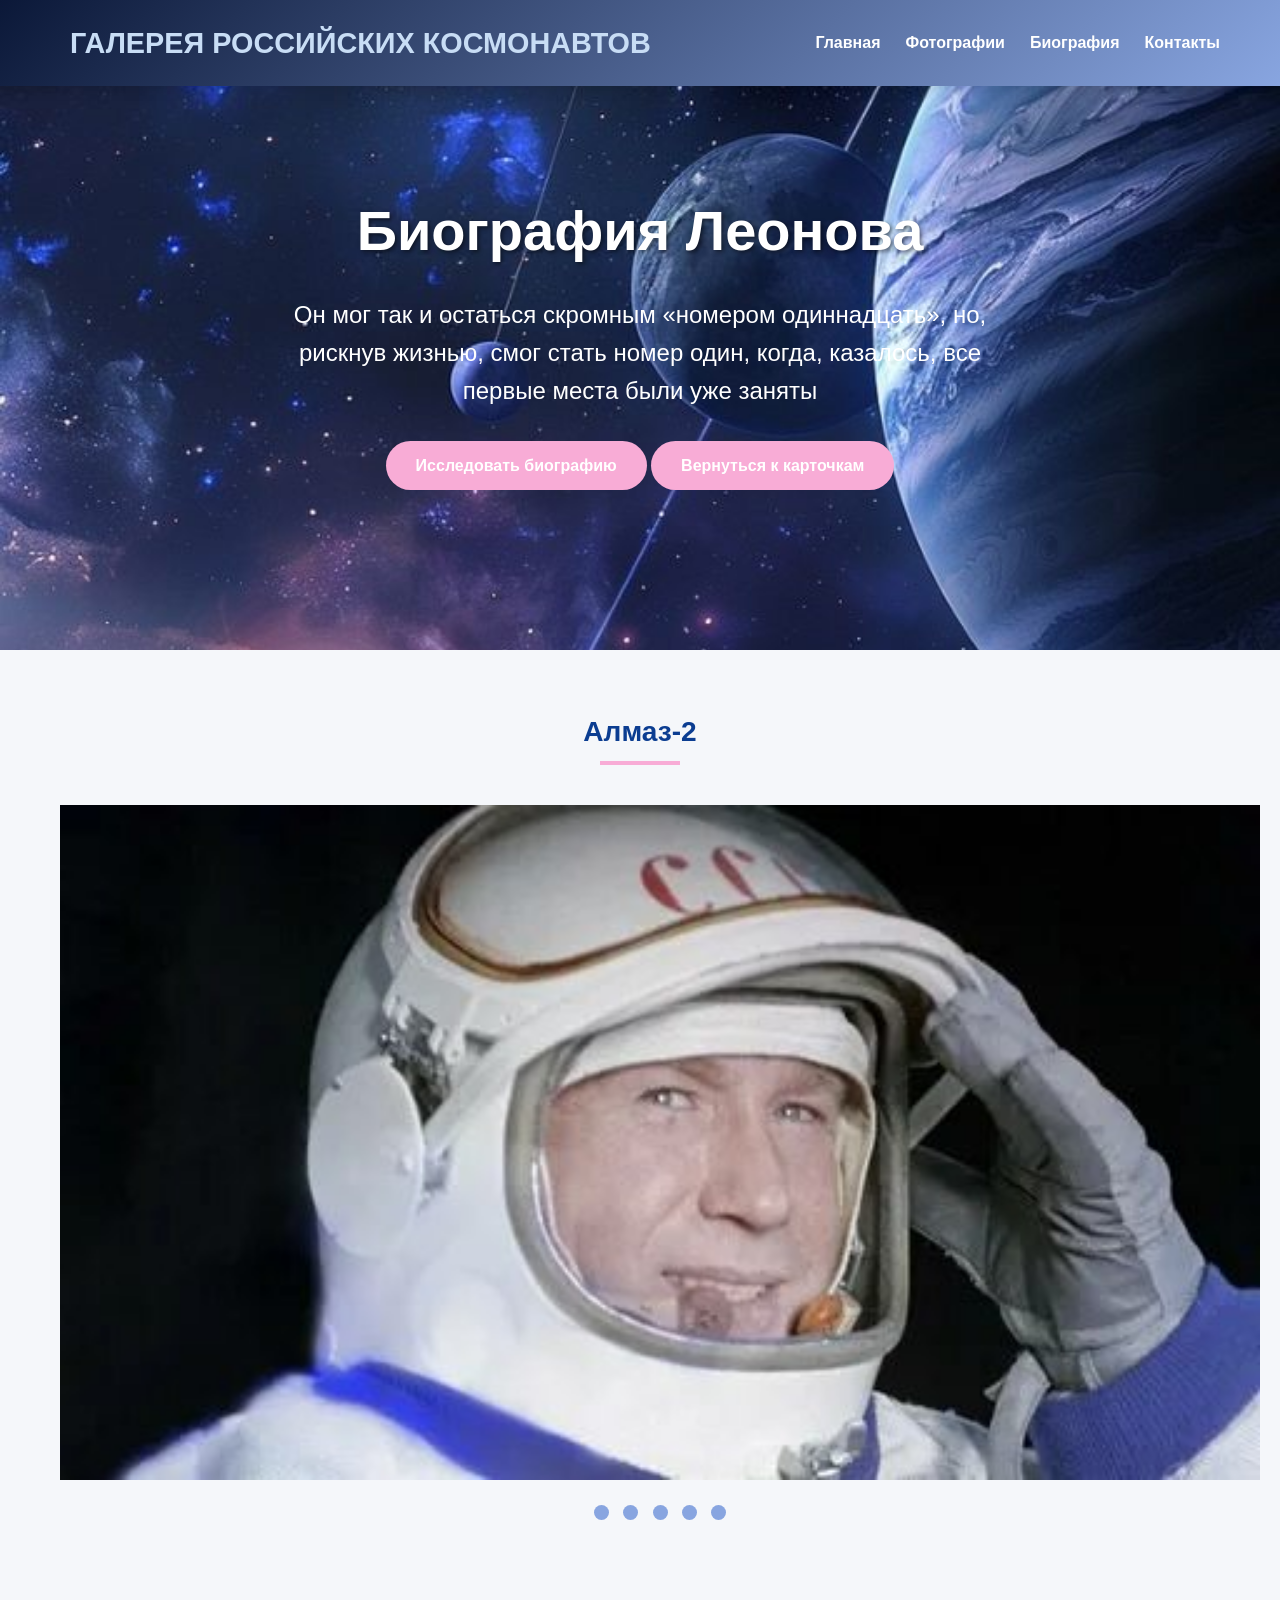
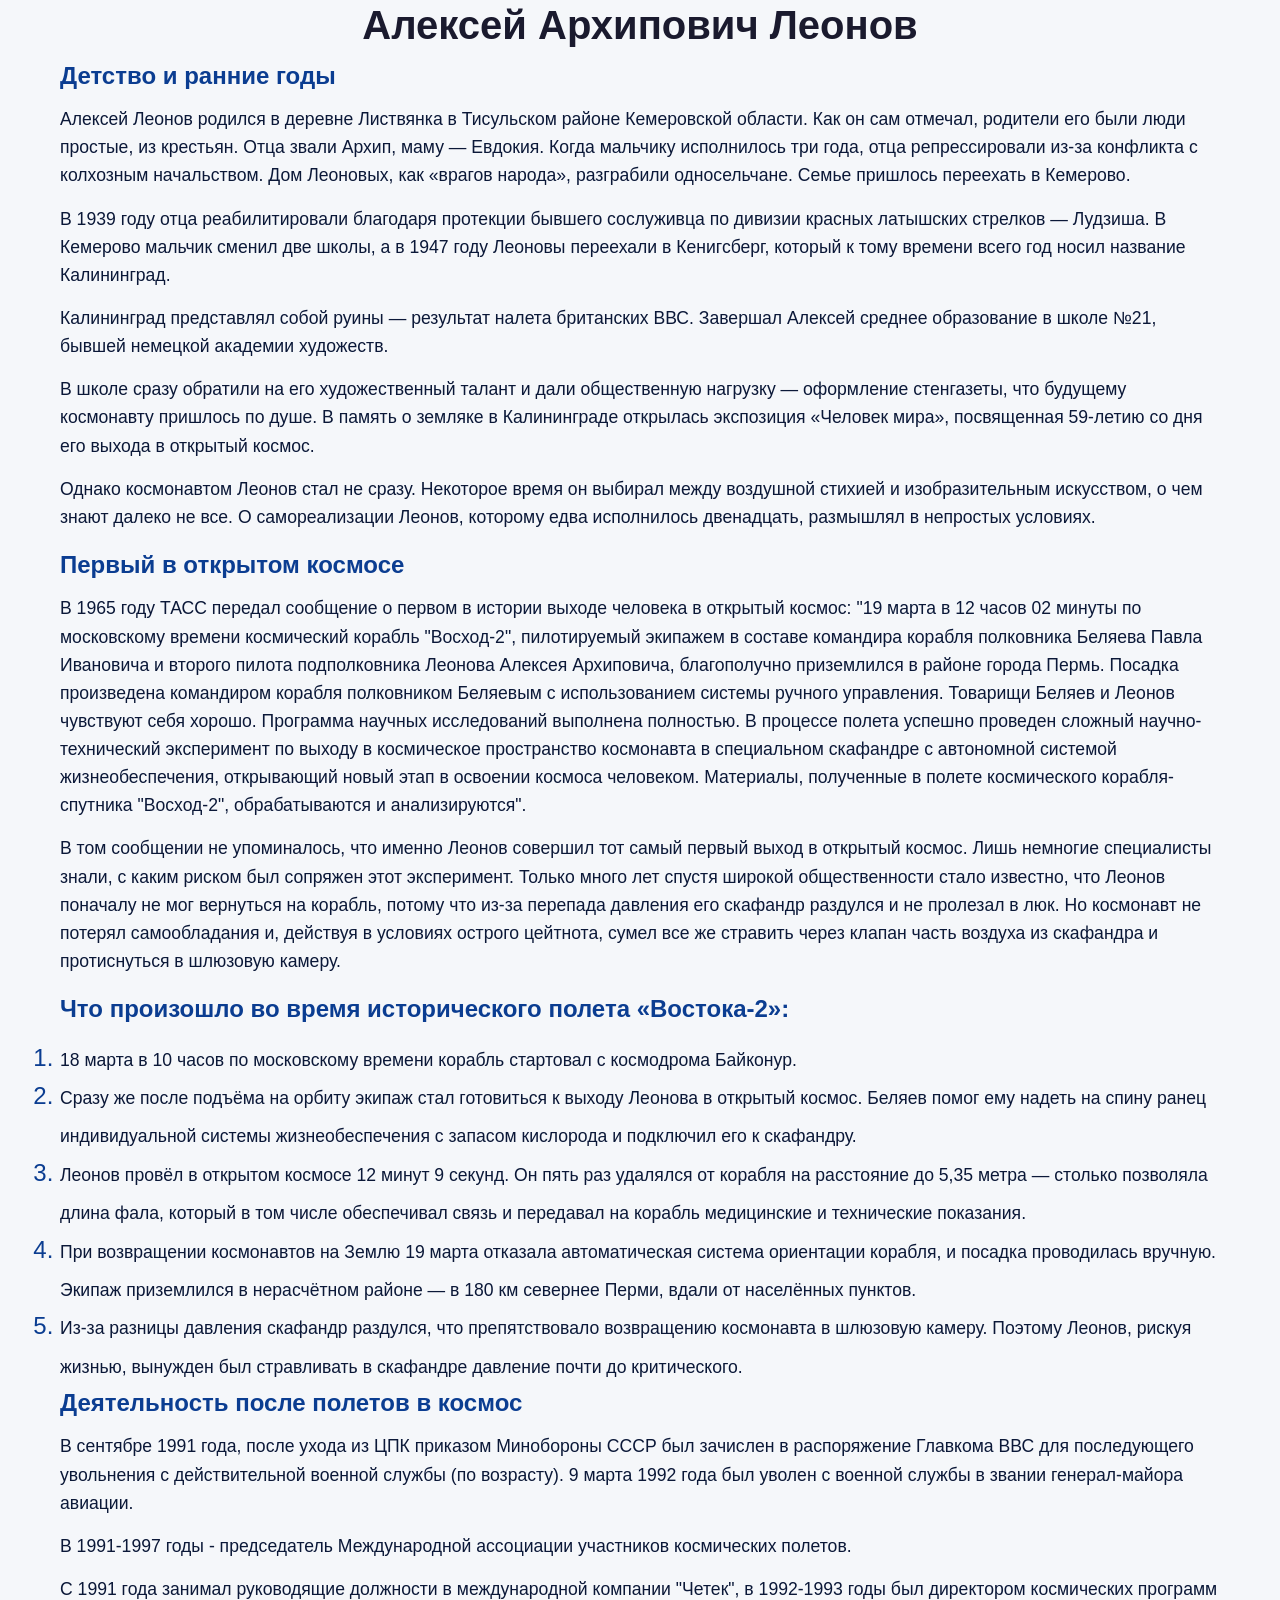
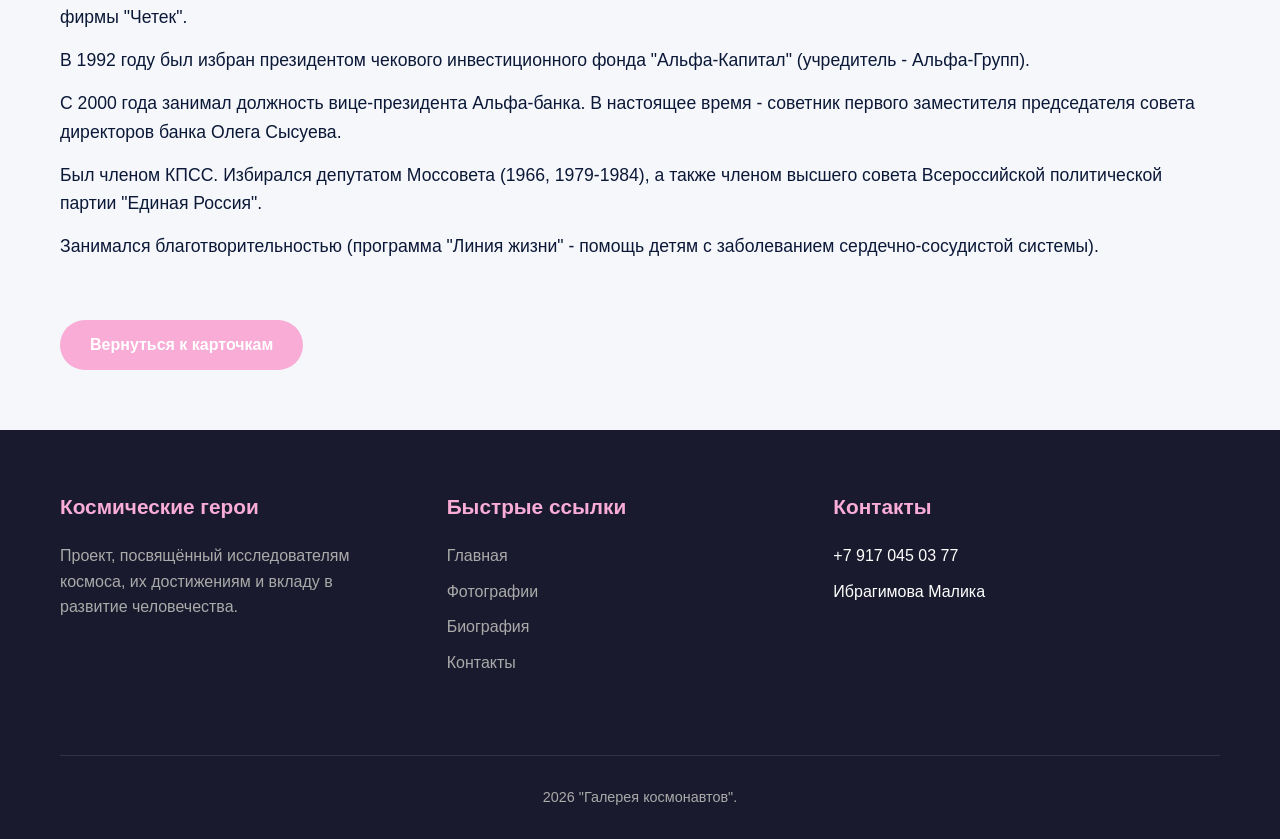
<file: leonov.html>
<!DOCTYPE html>
<html lang="ru">
<head>
    <meta charset="UTF-8">
    <meta name="viewport" content="width=device-width, initial-scale=1.0">
    <link rel="apple-touch-icon" sizes="180x180" href="favicon.png">
    <link rel="icon" type="image/png" sizes="192x192" href="favicon.png">
    <link rel="icon" type="image/png" sizes="512x512" href="favicon.png">
    <title>Алексей Архипович Леонов</title>
    <style>
                * {
            margin: 0;
            padding: 0;
            box-sizing: border-box;
            font-family: 'Segoe UI', Tahoma, Geneva, Verdana, sans-serif;
        }

        :root {
             --черный: #0B1838;
            --фиолетовый: #f8acd6;
            --синий: #3a60a0;
            --голубой: #88a5e0;
            --светл: #c8ddf5;
            --shadow: 0 4px 12px rgba(0, 0, 0, 0.1);
            --primary-color: #0b3d91;
            --secondary-color: #fc3d21;
            --dark-color: #1a1a2e;
            --light-color: #f8f9fa;
            --text-color: #333;
            --shadow: 0 4px 12px rgba(0, 0, 0, 0.1);
        }

        body {
            background-color: #f5f7fa;
            color: var(--розовый);
            line-height: 1.6;
            justify-content: center;
        }

        .container {
            width: 100%;
            max-width: 1200px;
            margin: 0 auto;
            padding: 0 20px;
        }
/* Hero Section */
        .hero {
           background-image: url("fon31.jpg");
            background-size: cover;
            background-position: center;
            color: white;
            text-align: center;
            padding: 100px 0;
            margin-bottom: 60px;
        }

        .hero h2 {
            font-size: 3.5rem;
            margin-bottom: 20px;
            text-shadow: 2px 2px 4px rgba(0, 0, 0, 0.5);
        }

        .hero p {
            font-size: 1.5rem;
            max-width: 700px;
            margin: 0 auto 30px;
        }

        .btn {
            display: inline-block;
            background-color: var(--фиолетовый);
            color: white;
            padding: 12px 30px;
            border-radius: 30px;
            text-decoration: none;
            font-weight: 600;
            transition: all 0.3s;
            border: none;
            cursor: pointer;
            text-align: center;
            margin-bottom: 60px;
        }

        .btn:hover {
            background-color: var(--голубой);
            transform: translateY(-3px);
            box-shadow: 0 6px 12px rgba(0, 0, 0, 0.2);
        }
/* Astronauts Section */


        .section-title {
            text-align: center;
            margin-bottom: 50px;
            color: var(--primary-color);
            font-size: 1.5rem;
            position: relative;
        }
        

        .section-title::after {
            content: '';
            position: absolute;
            width: 80px;
            height: 4px;
            background-color: var(--фиолетовый);
            bottom: -10px;
            left: 50%;
            transform: translateX(-50%);
        }
/*Bio*/
.astronaut-info {
    margin: 60px 0;
}
.hapend li {
    color: var(--primary-color);
    font-size: 1.5rem;
   }
.hapend li span {
    color: var(--черный);
            font-size: 1.1rem;
}
.astronaut-info h1{
            color: var(--dark-color);
            text-align: center;
            font-size: 2.5rem;
            position: relative;
        }
.astronaut-info h3 {
            color: var(--primary-color);
            margin-bottom: 10px;
            font-size: 1.5rem;
        }
.astronaut-info p {
            color: var(--черный);
            font-size: 1.1rem;
            margin-bottom: 15px
        }

/*Slider*/
        .slider {
            width: 1200px; 
            overflow: hidden; 
            position: relative;
            
        }
        .slides {
            display: flex; 
            width: 300%; 
            transition: transform 0.5s ease-in-out; 
        }
        .slide {
            width: 100%; 
            flex-shrink: 0;
            
        }
        input[type="radio"] {
            display: none;
        }
        #slide1:checked ~ .slides { transform: translateX(0%); }   
        #slide2:checked ~ .slides { transform: translateX(-100%); } 
        #slide3:checked ~ .slides { transform: translateX(-200%); } 
        #slide4:checked ~ .slides { transform: translateX(-300%); } 
        #slide5:checked ~ .slides { transform: translateX(-400%); } 
        .controls {
            text-align: center; 
            margin-top: 10px;
        }

        .controls label {
            display: inline-block; 
            width: 15px; 
            height: 15px;
            background: var(--голубой);
            border-radius: 50%; 
            margin: 5px; 
            cursor: pointer; 
        }

        input:checked + label {
            background: var(--фиолетовый);
        }
/* Header */
        header {
            background: linear-gradient(135deg, var(--черный) 0%, var(--голубой) 100%);
            color: var(--светл);
            padding: 20px 0;
            position: sticky;
            top: 0;
            z-index: 1000;
            box-shadow: var(--shadow);
        }

        .header-content {
            display: flex;
            justify-content: space-between;
            align-items: center;
        }

        .logo {
            display: flex;
            align-items: center;
            gap: 10px;
            font-size: 1.8rem;
            font-weight: 700;
        }

        .logo i {
            color: var(--фиолетовый);
        }

        nav ul {
            display: flex;
            list-style: none;
            gap: 25px;
        }

        nav a {
            color: white;
            text-decoration: none;
            font-weight: 600;
            transition: color 0.3s;
            padding: 5px 0;
            position: relative;
        }

        nav a:hover {
            color: var(--фиолетовый);
        }

        nav a::after {
            content: '';
            position: absolute;
            width: 0;
            height: 2px;
            background: var(--фиолетовый);
            bottom: 0;
            left: 0;
            transition: width 0.3s;
        }

        nav a:hover::after {
            width: 100%;
        }

        .menu-toggle {
            display: none;
            font-size: 1.5rem;
            cursor: pointer;
        }
        
/* Footer */
        footer {
            background-color: var(--dark-color);
            color: white;
            padding: 60px 0 30px;
        }

        .footer-content {
            display: flex;
            flex-wrap: wrap;
            justify-content: space-between;
            margin-bottom: 40px;
        }

        .footer-column {
            flex: 1;
            min-width: 250px;
            margin-bottom: 30px;
        }

        .footer-column h3 {
            color: var(--фиолетовый);
            margin-bottom: 20px;
            font-size: 1.3rem;
        }

        .footer-column p {
            color: #aaa;
            margin-bottom: 20px;
            max-width: 300px;
        }

        .footer-links {
            list-style: none;
        }

        .footer-links li {
            margin-bottom: 10px;
        }

        .footer-links a {
            color: #aaa;
            text-decoration: none;
            transition: color 0.3s;
        }

        .footer-links a:hover {
            color: var(--фиолетовый);
        }

        .copyright {
            text-align: center;
            padding-top: 30px;
            border-top: 1px solid rgba(255, 255, 255, 0.1);
            color: #aaa;
            font-size: 0.9rem;
        }

        /* Responsive Design */
        @media (max-width: 992px) {
            .hero h1 {
                font-size: 2.8rem;
            }
            
            .timeline::after {
                left: 31px;
            }
            
            .timeline-item {
                width: 100%;
                padding-left: 70px;
                padding-right: 25px;
            }
            
            .timeline-item:nth-child(even) {
                left: 0;
            }
            
            .timeline-item::after {
                left: 21px;
            }
            
            .timeline-item:nth-child(even)::after {
                left: 21px;
            }
        }

        @media (max-width: 768px) {
            .header-content {
                flex-direction: column;
                text-align: center;
                gap: 15px;
            }
            
            nav ul {
                flex-wrap: wrap;
                justify-content: center;
                gap: 15px;
            }
            
            .hero h1 {
                font-size: 2.2rem;
            }
            
            .hero p {
                font-size: 1rem;
            }
            
            .section-title {
                font-size: 2rem;
            }
            
            .footer-content {
                flex-direction: column;
            }
        }

        @media (max-width: 576px) {
            .menu-toggle {
                display: block;
                position: absolute;
                top: 25px;
                right: 20px;
            }
            
            nav ul {
                display: none;
                flex-direction: column;
                width: 100%;
                margin-top: 20px;
            }
            
            nav ul.active {
                display: flex;
            }
            
            .hero {
                padding: 70px 0;
            }
            
            .hero h1 {
                font-size: 1.8rem;
            }
            
            .astronauts-grid {
                grid-template-columns: 1fr;
            }
        }
</style>
</head>
<body>
    <header>
        <div class="container header-content">
            <div class="logo">
                <i class="fas fa-rocket"></i>
                <span>ГАЛЕРЕЯ РОССИЙСКИХ КОСМОНАВТОВ</span>
            </div>
            
            <div class="menu-toggle" id="menuToggle">
                <i class="fas fa-bars"></i>
            </div>
            
            <nav>
                <ul id="navMenu">
                    <li><a href="index.html">Главная</a></li>
                    <li><a href="#astronauts">Фотографии</a></li>
                    <li><a href="#bio">Биография</a></li>
                    <li><a href="#contact">Контакты</a></li>
                </ul>
            </nav>
        </div>
    </header>
    <!-- Hero Section -->
    <section class="hero" id="home">
        <div class="container">
            <h2>Биография Леонова</h2>
            <p>Он мог так и остаться скромным «номером одиннадцать», но, рискнув жизнью, смог стать номер один, когда, казалось, все первые места были уже заняты</p>
            <a href="#bio" class="btn">Исследовать биографию</a>
            <a href="index.html" class="btn">Вернуться к карточкам</a>
        </div>
    </section>
     <!-- Astronauts Section -->
    <section class="container" id="astronauts">
        <section class="section-title" id="astronauts">
            <h1>Алмаз-2</h1>
            <p></p>
        </section>
                <div class="slider">

                    <input type="radio" name="slider" id="slide1" checked> 
                    <input type="radio" name="slider" id="slide2">
                    <input type="radio" name="slider" id="slide3">
                    <input type="radio" name="slider" id="slide4">
                    <input type="radio" name="slider" id="slide5">
                    <div class="slides">
                        <div class="slide"><img src= "leonov1.jpg" alt="Алексей Леонов" width="1200" ></div>
                        <div class="slide"><img src= "leonov2.jpg" alt="Алексей Леонов" width="1200"></div>
                        <div class="slide"><img src= "leonov3.jpg" alt="Алексей Леонов" width="1200"></div>
                        <div class="slide"><img src= "leonov4.jpg" alt="Алексей Леонов" width="1200"></div>
                        <div class="slide"><img src= "leonov5.jpg" alt="Алексей Леонов" width="1200"></div>
                    </div>
                    <div class="controls">
                        <label for="slide1"></label>
                        <label for="slide2"></label>
                        <label for="slide3"></label>
                        <label for="slide4"></label>
                        <label for="slide5"></label>
                    </div>
                </div>
                <div class="astronaut-info">
                <section class="bio" id="bio">
                <h1>Алексей Архипович Леонов</h1>
                </section>
                    <h3>Детство и ранние годы</h3>
                    <p>Алексей Леонов родился в деревне Листвянка в Тисульском районе Кемеровской области. Как он сам отмечал, родители его были люди простые, из крестьян. Отца звали Архип, маму — Евдокия. Когда мальчику исполнилось три года, отца репрессировали из-за конфликта с колхозным начальством. Дом Леоновых, как «врагов народа», разграбили односельчане. Семье пришлось переехать в Кемерово.</p>
                    <p>В 1939 году отца реабилитировали благодаря протекции бывшего сослуживца по дивизии красных латышских стрелков — Лудзиша.
                    В Кемерово мальчик сменил две школы, а в 1947 году Леоновы переехали в Кенигсберг, который к тому времени всего год носил название Калининград.</p>
                    <p>Калининград представлял собой руины — результат налета британских ВВС. Завершал Алексей среднее образование в школе №21, бывшей немецкой академии художеств. </p>
                    <p>В школе сразу обратили на его художественный талант и дали общественную нагрузку — оформление стенгазеты, что будущему космонавту пришлось по душе. В память о земляке в Калининграде открылась экспозиция «Человек мира», посвященная 59-летию со дня его выхода в открытый космос.</p>
                    <p>Однако космонавтом Леонов стал не сразу. Некоторое время он выбирал между воздушной стихией и изобразительным искусством, о чем знают далеко не все. О самореализации Леонов, которому едва исполнилось двенадцать, размышлял в непростых условиях.</p>
                    
                    <h3>Первый в открытом космосе</h3>

                    <p>В 1965 году ТАСС передал сообщение о первом в истории выходе человека в открытый космос: "19 марта в 12 часов 02 минуты по московскому времени космический корабль "Восход-2", пилотируемый экипажем в составе командира корабля полковника Беляева Павла Ивановича и второго пилота подполковника Леонова Алексея Архиповича, благополучно приземлился в районе города Пермь. Посадка произведена командиром корабля полковником Беляевым с использованием системы ручного управления. Товарищи Беляев и Леонов чувствуют себя хорошо. Программа научных исследований выполнена полностью. В процессе полета успешно проведен сложный научно-технический эксперимент по выходу в космическое пространство космонавта в специальном скафандре с автономной системой жизнеобеспечения, открывающий новый этап в освоении космоса человеком. Материалы, полученные в полете космического корабля-спутника "Восход-2", обрабатываются и анализируются".</p>
                    <p>В том сообщении не упоминалось, что именно Леонов совершил тот самый первый выход в открытый космос. Лишь немногие специалисты знали, с каким риском был сопряжен этот эксперимент. Только много лет спустя широкой общественности стало известно, что Леонов поначалу не мог вернуться на корабль, потому что из-за перепада давления его скафандр раздулся и не пролезал в люк. Но космонавт не потерял самообладания и, действуя в условиях острого цейтнота, сумел все же стравить через клапан часть воздуха из скафандра и протиснуться в шлюзовую камеру.</p>
                
                    <h3>Что произошло во время исторического полета «Востока-2»:</h3>
                    <div class="hapend">
                        <ol>
                        <li><span>18 марта в 10 часов по московскому времени корабль стартовал с космодрома Байконур.</span></li>
                        <li><span>Сразу же после подъёма на орбиту экипаж стал готовиться к выходу Леонова в открытый космос. Беляев помог ему надеть на спину ранец индивидуальной системы жизнеобеспечения с запасом кислорода и подключил его к скафандру.</span></li>
                        <li><span>Леонов провёл в открытом космосе 12 минут 9 секунд. Он пять раз удалялся от корабля на расстояние до 5,35 метра — столько позволяла длина фала, который в том числе обеспечивал связь и передавал на корабль медицинские и технические показания. </span></li>
                        <li><span>При возвращении космонавтов на Землю 19 марта отказала автоматическая система ориентации корабля, и посадка проводилась вручную. Экипаж приземлился в нерасчётном районе — в 180 км севернее Перми, вдали от населённых пунктов. 
</span></li>
                        <li><span>Из-за разницы давления скафандр раздулся, что препятствовало возвращению космонавта в шлюзовую камеру. Поэтому Леонов, рискуя жизнью, вынужден был стравливать в скафандре давление почти до критического.</span></li>
                        </ol>
                    </div>

                    <h3>Деятельность после полетов в космос</h3>

                    <p>В сентябре 1991 года, после ухода из ЦПК приказом Минобороны СССР был зачислен в распоряжение Главкома ВВС для последующего увольнения с действительной военной службы (по возрасту). 9 марта 1992 года был уволен с военной службы в звании генерал-майора авиации.</p>
                    <p>В 1991-1997 годы - председатель Международной ассоциации участников космических полетов.</p>
                    <p>С 1991 года занимал руководящие должности в международной компании "Четек", в 1992-1993 годы был директором космических программ фирмы "Четек". </p>
                    <p>В 1992 году был избран президентом чекового инвестиционного фонда "Альфа-Капитал" (учредитель - Альфа-Групп).</p>
                    <p>С 2000 года занимал должность вице-президента Альфа-банка. В настоящее время - советник первого заместителя председателя совета директоров банка Олега Сысуева. </p>
                    <p>Был членом КПСС. Избирался депутатом Моссовета (1966, 1979-1984), а также членом высшего совета Всероссийской политической партии "Единая Россия".</p>
                    <p>Занимался благотворительностью (программа "Линия жизни" - помощь детям с заболеванием сердечно-сосудистой системы).</p>       
                
        
        </div>
            <a href="index.html" class="btn">Вернуться к карточкам</a>
        
    </section>


<!-- Footer -->

    <footer id="contact">
        <div class="container">
            <div class="footer-content">
                <div class="footer-column">
                    <h3>Космические герои</h3>
                    <p>Проект, посвящённый исследователям космоса, их достижениям и вкладу в развитие человечества.</p>
                </div>
                
                <div class="footer-column">
                    <h3>Быстрые ссылки</h3>
                    <ul class="footer-links">
                    <li><a href="index.html">Главная</a></li>
                    <li><a href="#astronauts">Фотографии</a></li>
                    <li><a href="#bio">Биография</a></li>
                    <li><a href="#contact">Контакты</a></li>
                </ul>
                </div>
                
                <div class="footer-column">
                    <h3>Контакты</h3>
                    <ul class="footer-links">
                        <li><i class="fas fa-phone"></i> +7 917 045 03 77</li>
                        <li><i class="fas fa-envelope"></i>Ибрагимова Малика</li>
                    </ul>
                </div>
            </div>
            
            <div class="copyright">
                <p> 2026 "Галерея космонавтов".</p>
            </div>
        </div>
    </footer>
            
        
</body>
</html>
</file>
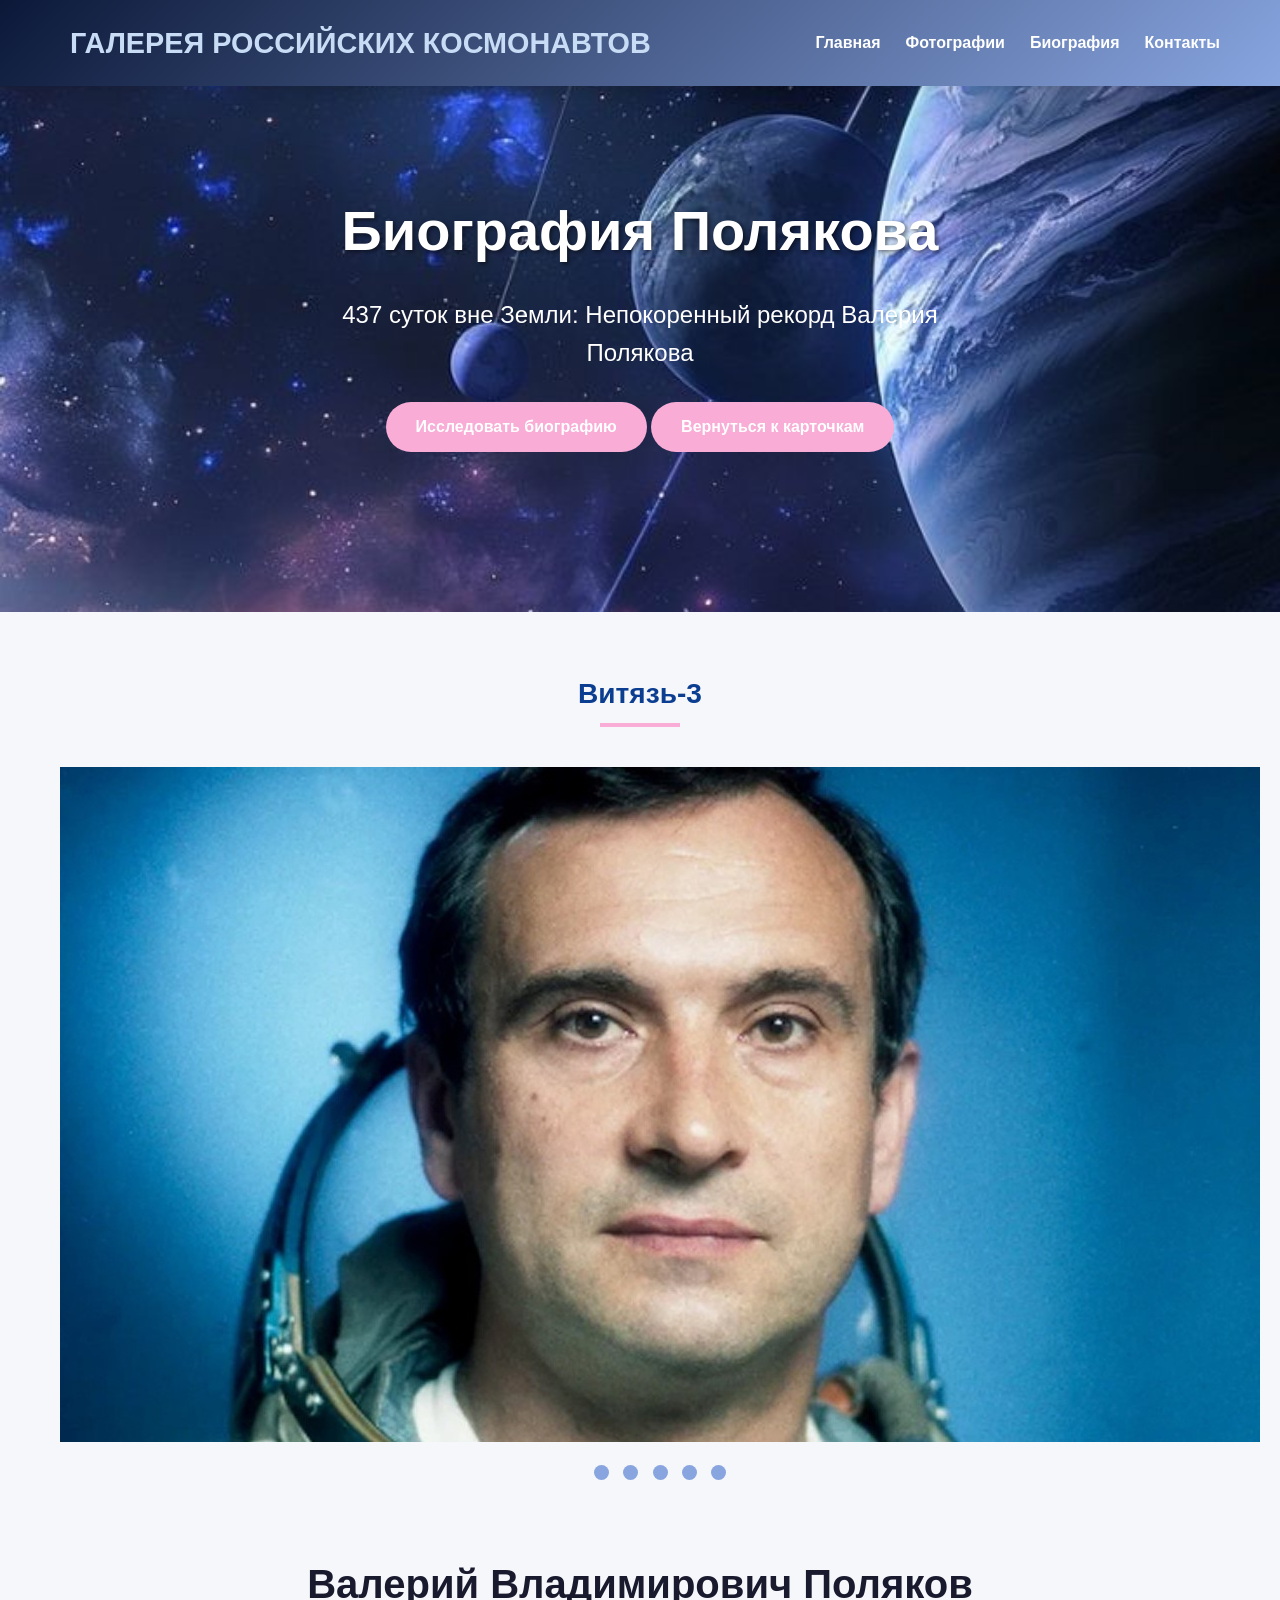
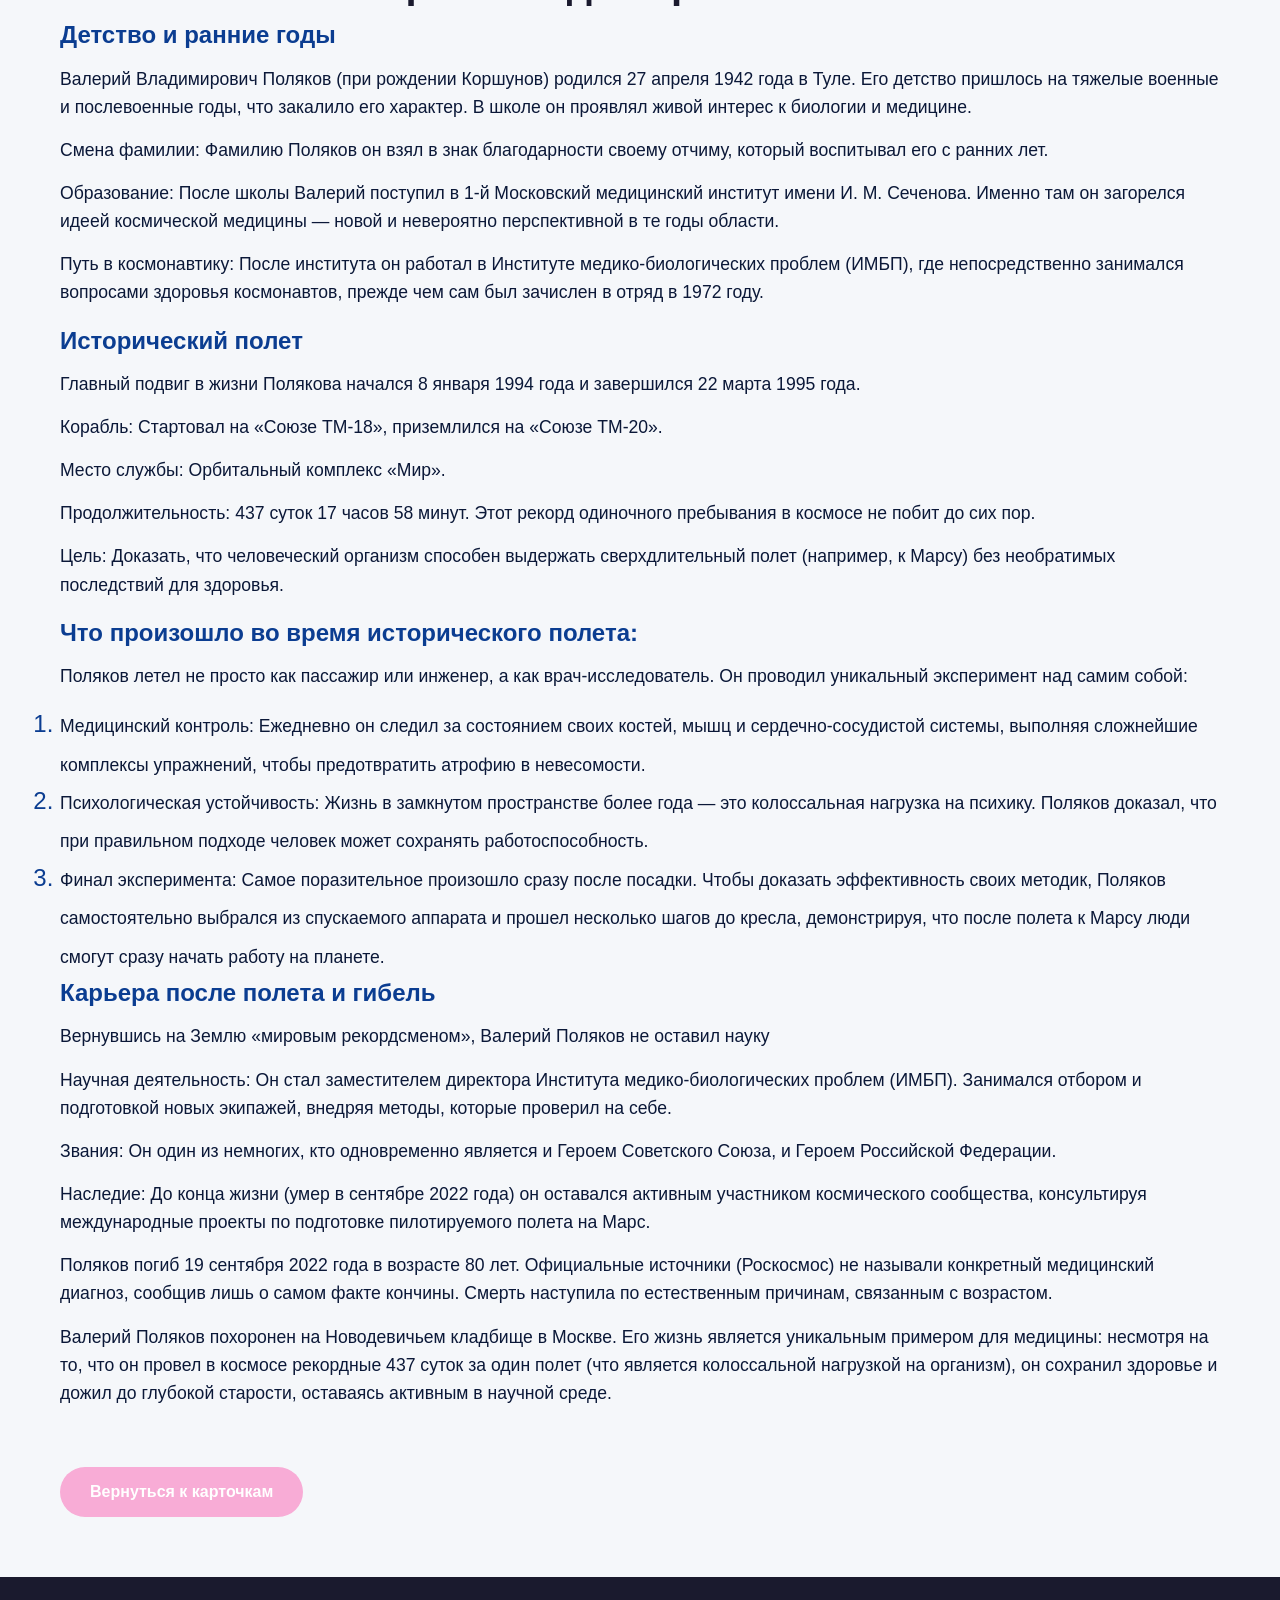
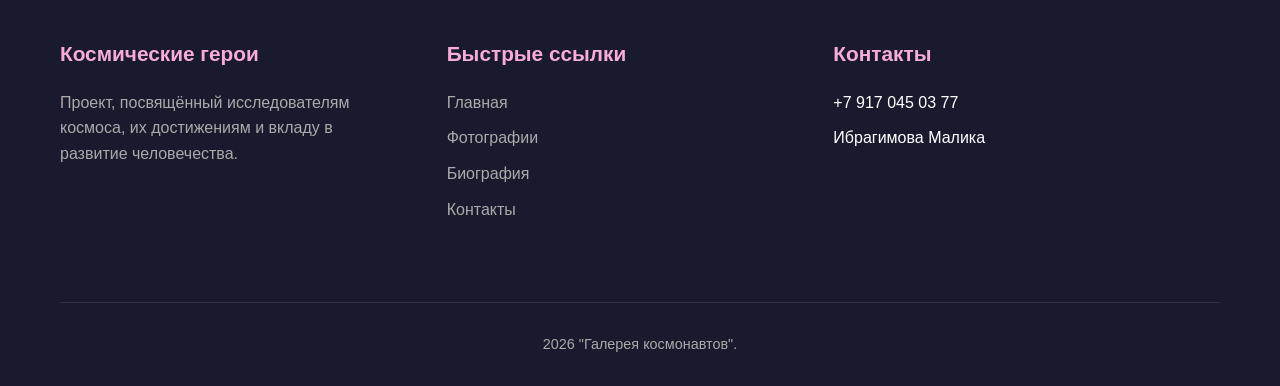
<file: polyakov.html>
<!DOCTYPE html>
<html lang="ru">
<head>
    <meta charset="UTF-8">
    <meta name="viewport" content="width=device-width, initial-scale=1.0">
    <link rel="apple-touch-icon" sizes="180x180" href="favicon.png">
    <link rel="icon" type="image/png" sizes="192x192" href="favicon.png">
    <link rel="icon" type="image/png" sizes="512x512" href="favicon.png">
    <title>Валерий Владимирович Поляков</title>
    <style>
                * {
            margin: 0;
            padding: 0;
            box-sizing: border-box;
            font-family: 'Segoe UI', Tahoma, Geneva, Verdana, sans-serif;
        }

        :root {
             --черный: #0B1838;
            --фиолетовый: #f8acd6;
            --синий: #3a60a0;
            --голубой: #88a5e0;
            --светл: #c8ddf5;
            --shadow: 0 4px 12px rgba(0, 0, 0, 0.1);
            --primary-color: #0b3d91;
            --secondary-color: #fc3d21;
            --dark-color: #1a1a2e;
            --light-color: #f8f9fa;
            --text-color: #333;
            --shadow: 0 4px 12px rgba(0, 0, 0, 0.1);
        }

        body {
            background-color: #f5f7fa;
            color: var(--розовый);
            line-height: 1.6;
            justify-content: center;
        }

        .container {
            width: 100%;
            max-width: 1200px;
            margin: 0 auto;
            padding: 0 20px;
        }
/* Hero Section */
        .hero {
           background-image: url("fon31.jpg");
            background-size: cover;
            background-position: center;
            color: white;
            text-align: center;
            padding: 100px 0;
            margin-bottom: 60px;
        }

        .hero h2 {
            font-size: 3.5rem;
            margin-bottom: 20px;
            text-shadow: 2px 2px 4px rgba(0, 0, 0, 0.5);
        }

        .hero p {
            font-size: 1.5rem;
            max-width: 700px;
            margin: 0 auto 30px;
        }

        .btn {
            display: inline-block;
            background-color: var(--фиолетовый);
            color: white;
            padding: 12px 30px;
            border-radius: 30px;
            text-decoration: none;
            font-weight: 600;
            transition: all 0.3s;
            border: none;
            cursor: pointer;
            text-align: center;
            margin-bottom: 60px;
        }

        .btn:hover {
            background-color: var(--голубой);
            transform: translateY(-3px);
            box-shadow: 0 6px 12px rgba(0, 0, 0, 0.2);
        }
/* Astronauts Section */


        .section-title {
            text-align: center;
            margin-bottom: 50px;
            color: var(--primary-color);
            font-size: 1.5rem;
            position: relative;
        }
        

        .section-title::after {
            content: '';
            position: absolute;
            width: 80px;
            height: 4px;
            background-color: var(--фиолетовый);
            bottom: -10px;
            left: 50%;
            transform: translateX(-50%);
        }
/*Bio*/
.astronaut-info {
    margin: 60px 0;
}
.hapend li {
    color: var(--primary-color);
    font-size: 1.5rem;
   }
.hapend li span {
    color: var(--черный);
            font-size: 1.1rem;
}
.astronaut-info h1{
            color: var(--dark-color);
            text-align: center;
            font-size: 2.5rem;
            position: relative;
        }
.astronaut-info h3 {
            color: var(--primary-color);
            margin-bottom: 10px;
            font-size: 1.5rem;
        }
.astronaut-info p {
            color: var(--черный);
            font-size: 1.1rem;
            margin-bottom: 15px
        }

/*Slider*/
        .slider {
            width: 1200px; 
            overflow: hidden; 
            position: relative;
            
        }
        .slides {
            display: flex; 
            width: 300%; 
            transition: transform 0.5s ease-in-out; 
        }
        .slide {
            width: 100%; 
            flex-shrink: 0;
            
        }
        input[type="radio"] {
            display: none;
        }
        #slide1:checked ~ .slides { transform: translateX(0%); }   
        #slide2:checked ~ .slides { transform: translateX(-100%); } 
        #slide3:checked ~ .slides { transform: translateX(-200%); } 
        #slide4:checked ~ .slides { transform: translateX(-300%); } 
        #slide5:checked ~ .slides { transform: translateX(-400%); } 
        .controls {
            text-align: center; 
            margin-top: 10px;
        }

        .controls label {
            display: inline-block; 
            width: 15px; 
            height: 15px;
            background: var(--голубой);
            border-radius: 50%; 
            margin: 5px; 
            cursor: pointer; 
        }

        input:checked + label {
            background: var(--фиолетовый);
        }
/* Header */
        header {
            background: linear-gradient(135deg, var(--черный) 0%, var(--голубой) 100%);
            color: var(--светл);
            padding: 20px 0;
            position: sticky;
            top: 0;
            z-index: 1000;
            box-shadow: var(--shadow);
        }

        .header-content {
            display: flex;
            justify-content: space-between;
            align-items: center;
        }

        .logo {
            display: flex;
            align-items: center;
            gap: 10px;
            font-size: 1.8rem;
            font-weight: 700;
        }

        .logo i {
            color: var(--фиолетовый);
        }

        nav ul {
            display: flex;
            list-style: none;
            gap: 25px;
        }

        nav a {
            color: white;
            text-decoration: none;
            font-weight: 600;
            transition: color 0.3s;
            padding: 5px 0;
            position: relative;
        }

        nav a:hover {
            color: var(--фиолетовый);
        }

        nav a::after {
            content: '';
            position: absolute;
            width: 0;
            height: 2px;
            background: var(--фиолетовый);
            bottom: 0;
            left: 0;
            transition: width 0.3s;
        }

        nav a:hover::after {
            width: 100%;
        }

        .menu-toggle {
            display: none;
            font-size: 1.5rem;
            cursor: pointer;
        }
        
/* Footer */
        footer {
            background-color: var(--dark-color);
            color: white;
            padding: 60px 0 30px;
        }

        .footer-content {
            display: flex;
            flex-wrap: wrap;
            justify-content: space-between;
            margin-bottom: 40px;
        }

        .footer-column {
            flex: 1;
            min-width: 250px;
            margin-bottom: 30px;
        }

        .footer-column h3 {
            color: var(--фиолетовый);
            margin-bottom: 20px;
            font-size: 1.3rem;
        }

        .footer-column p {
            color: #aaa;
            margin-bottom: 20px;
            max-width: 300px;
        }

        .footer-links {
            list-style: none;
        }

        .footer-links li {
            margin-bottom: 10px;
        }

        .footer-links a {
            color: #aaa;
            text-decoration: none;
            transition: color 0.3s;
        }

        .footer-links a:hover {
            color: var(--фиолетовый);
        }

        .copyright {
            text-align: center;
            padding-top: 30px;
            border-top: 1px solid rgba(255, 255, 255, 0.1);
            color: #aaa;
            font-size: 0.9rem;
        }

        /* Responsive Design */
        @media (max-width: 992px) {
            .hero h1 {
                font-size: 2.8rem;
            }
            
            .timeline::after {
                left: 31px;
            }
            
            .timeline-item {
                width: 100%;
                padding-left: 70px;
                padding-right: 25px;
            }
            
            .timeline-item:nth-child(even) {
                left: 0;
            }
            
            .timeline-item::after {
                left: 21px;
            }
            
            .timeline-item:nth-child(even)::after {
                left: 21px;
            }
        }

        @media (max-width: 768px) {
            .header-content {
                flex-direction: column;
                text-align: center;
                gap: 15px;
            }
            
            nav ul {
                flex-wrap: wrap;
                justify-content: center;
                gap: 15px;
            }
            
            .hero h1 {
                font-size: 2.2rem;
            }
            
            .hero p {
                font-size: 1rem;
            }
            
            .section-title {
                font-size: 2rem;
            }
            
            .footer-content {
                flex-direction: column;
            }
        }

        @media (max-width: 576px) {
            .menu-toggle {
                display: block;
                position: absolute;
                top: 25px;
                right: 20px;
            }
            
            nav ul {
                display: none;
                flex-direction: column;
                width: 100%;
                margin-top: 20px;
            }
            
            nav ul.active {
                display: flex;
            }
            
            .hero {
                padding: 70px 0;
            }
            
            .hero h1 {
                font-size: 1.8rem;
            }
            
            .astronauts-grid {
                grid-template-columns: 1fr;
            }
        }
</style>
</head>
<body>
    <header>
        <div class="container header-content">
            <div class="logo">
                <i class="fas fa-rocket"></i>
                <span>ГАЛЕРЕЯ РОССИЙСКИХ КОСМОНАВТОВ</span>
            </div>
            
            <div class="menu-toggle" id="menuToggle">
                <i class="fas fa-bars"></i>
            </div>
            
            <nav>
                <ul id="navMenu">
                    <li><a href="index.html">Главная</a></li>
                    <li><a href="#astronauts">Фотографии</a></li>
                    <li><a href="#bio">Биография</a></li>
                    <li><a href="#contact">Контакты</a></li>
                </ul>
            </nav>
        </div>
    </header>
    <!-- Hero Section -->
    <section class="hero" id="home">
        <div class="container">
            <h2>Биография Полякова</h2>
            <p>437 суток вне Земли: Непокоренный рекорд Валерия Полякова</p>
            <a href="#bio" class="btn">Исследовать биографию</a>
            <a href="index.html" class="btn">Вернуться к карточкам</a>
        </div>
    </section>
     <!-- Astronauts Section -->
    <section class="container" id="astronauts">
        <section class="section-title" id="astronauts">
            <h1>Витязь‑3</h1>
            <p></p>
        </section>
                <div class="slider">

                    <input type="radio" name="slider" id="slide1" checked> 
                    <input type="radio" name="slider" id="slide2">
                    <input type="radio" name="slider" id="slide3">
                    <input type="radio" name="slider" id="slide4">
                    <input type="radio" name="slider" id="slide5">
                    <div class="slides">
                        <div class="slide"><img src= "polyakov1.jpg" alt="Валерий Поляков" width="1200" ></div>
                        <div class="slide"><img src= "polyakov2.jpg" alt="Валерий Поляков" width="1200"></div>
                        <div class="slide"><img src= "polyakov3.jpg" alt="Валерий Поляков" width="1200"></div>
                        <div class="slide"><img src= "polyakov4.jpg" alt="Валерий Поляков" width="1200"></div>
                        <div class="slide"><img src= "polyakov5.jpg" alt="Валерий Поляков" width="1200"></div>
                    </div>
                    <div class="controls">
                        <label for="slide1"></label>
                        <label for="slide2"></label>
                        <label for="slide3"></label>
                        <label for="slide4"></label>
                        <label for="slide5"></label>
                    </div>
                </div>
                <div class="astronaut-info">
                <section class="bio" id="bio">
                <h1>Валерий Владимирович Поляков</h1>
                </section>
                    <h3>Детство и ранние годы</h3>
                    <p>Валерий Владимирович Поляков (при рождении Коршунов) родился 27 апреля 1942 года в Туле. Его детство пришлось на тяжелые военные и послевоенные годы, что закалило его характер. В школе он проявлял живой интерес к биологии и медицине.</p>
                    <p>Смена фамилии: Фамилию Поляков он взял в знак благодарности своему отчиму, который воспитывал его с ранних лет.</p>
                    <p>Образование: После школы Валерий поступил в 1-й Московский медицинский институт имени И. М. Сеченова. Именно там он загорелся идеей космической медицины — новой и невероятно перспективной в те годы области. </p>
                    <p>Путь в космонавтику: После института он работал в Институте медико-биологических проблем (ИМБП), где непосредственно занимался вопросами здоровья космонавтов, прежде чем сам был зачислен в отряд в 1972 году. </p>
                    <h3>Исторический полет</h3>
                    <p>Главный подвиг в жизни Полякова начался 8 января 1994 года и завершился 22 марта 1995 года.</p>
                    <p>Корабль: Стартовал на «Союзе ТМ-18», приземлился на «Союзе ТМ-20».</p>
                    <p>Место службы: Орбитальный комплекс «Мир».</p>
                    <p>Продолжительность: 437 суток 17 часов 58 минут. Этот рекорд одиночного пребывания в космосе не побит до сих пор.</p>
                    <p>Цель: Доказать, что человеческий организм способен выдержать сверхдлительный полет (например, к Марсу) без необратимых последствий для здоровья.</p>

                    
                    <h3>Что произошло во время исторического полета:</h3>
                    <p>Поляков летел не просто как пассажир или инженер, а как врач-исследователь. Он проводил уникальный эксперимент над самим собой:</p>
                    <div class="hapend">
                        <ol>
                        <li><span>Медицинский контроль: Ежедневно он следил за состоянием своих костей, мышц и сердечно-сосудистой системы, выполняя сложнейшие комплексы упражнений, чтобы предотвратить атрофию в невесомости.</span></li>
                        <li><span>Психологическая устойчивость: Жизнь в замкнутом пространстве более года — это колоссальная нагрузка на психику. Поляков доказал, что при правильном подходе человек может сохранять работоспособность.</span></li>
                        <li><span>Финал эксперимента: Самое поразительное произошло сразу после посадки. Чтобы доказать эффективность своих методик, Поляков самостоятельно выбрался из спускаемого аппарата и прошел несколько шагов до кресла, демонстрируя, что после полета к Марсу люди смогут сразу начать работу на планете.</span></li>
                        </ol>
                    </div>
                    <h3>Карьера после полета и гибель</h3>
                    <p>Вернувшись на Землю «мировым рекордсменом», Валерий Поляков не оставил науку</p>
                    <p>Научная деятельность: Он стал заместителем директора Института медико-биологических проблем (ИМБП). Занимался отбором и подготовкой новых экипажей, внедряя методы, которые проверил на себе.</p>
                    <p>Звания: Он один из немногих, кто одновременно является и Героем Советского Союза, и Героем Российской Федерации.</p>
                    <p>Наследие: До конца жизни (умер в сентябре 2022 года) он оставался активным участником космического сообщества, консультируя международные проекты по подготовке пилотируемого полета на Марс.</p>
                    <p>Поляков погиб 19 сентября 2022 года в возрасте 80 лет. Официальные источники (Роскосмос) не называли конкретный медицинский диагноз, сообщив лишь о самом факте кончины. Смерть наступила по естественным причинам, связанным с возрастом. </p>
                    <p>Валерий Поляков похоронен на Новодевичьем кладбище в Москве. Его жизнь является уникальным примером для медицины: несмотря на то, что он провел в космосе рекордные 437 суток за один полет (что является колоссальной нагрузкой на организм), он сохранил здоровье и дожил до глубокой старости, оставаясь активным в научной среде.</p>
        
        </div>
            <a href="index.html" class="btn">Вернуться к карточкам</a>
        
    </section>


<!-- Footer -->

    <footer id="contact">
        <div class="container">
            <div class="footer-content">
                <div class="footer-column">
                    <h3>Космические герои</h3>
                    <p>Проект, посвящённый исследователям космоса, их достижениям и вкладу в развитие человечества.</p>
                </div>
                
                <div class="footer-column">
                    <h3>Быстрые ссылки</h3>
                    <ul class="footer-links">
                    <li><a href="index.html">Главная</a></li>
                    <li><a href="#astronauts">Фотографии</a></li>
                    <li><a href="#bio">Биография</a></li>
                    <li><a href="#contact">Контакты</a></li>
                </ul>
                </div>
                
                <div class="footer-column">
                    <h3>Контакты</h3>
                    <ul class="footer-links">
                        <li><i class="fas fa-phone"></i> +7 917 045 03 77</li>
                        <li><i class="fas fa-envelope"></i>Ибрагимова Малика</li>
                    </ul>
                </div>
            </div>
            
            <div class="copyright">
                <p> 2026 "Галерея космонавтов".</p>
            </div>
        </div>
    </footer>
            
        
</body>
</html>
</file>
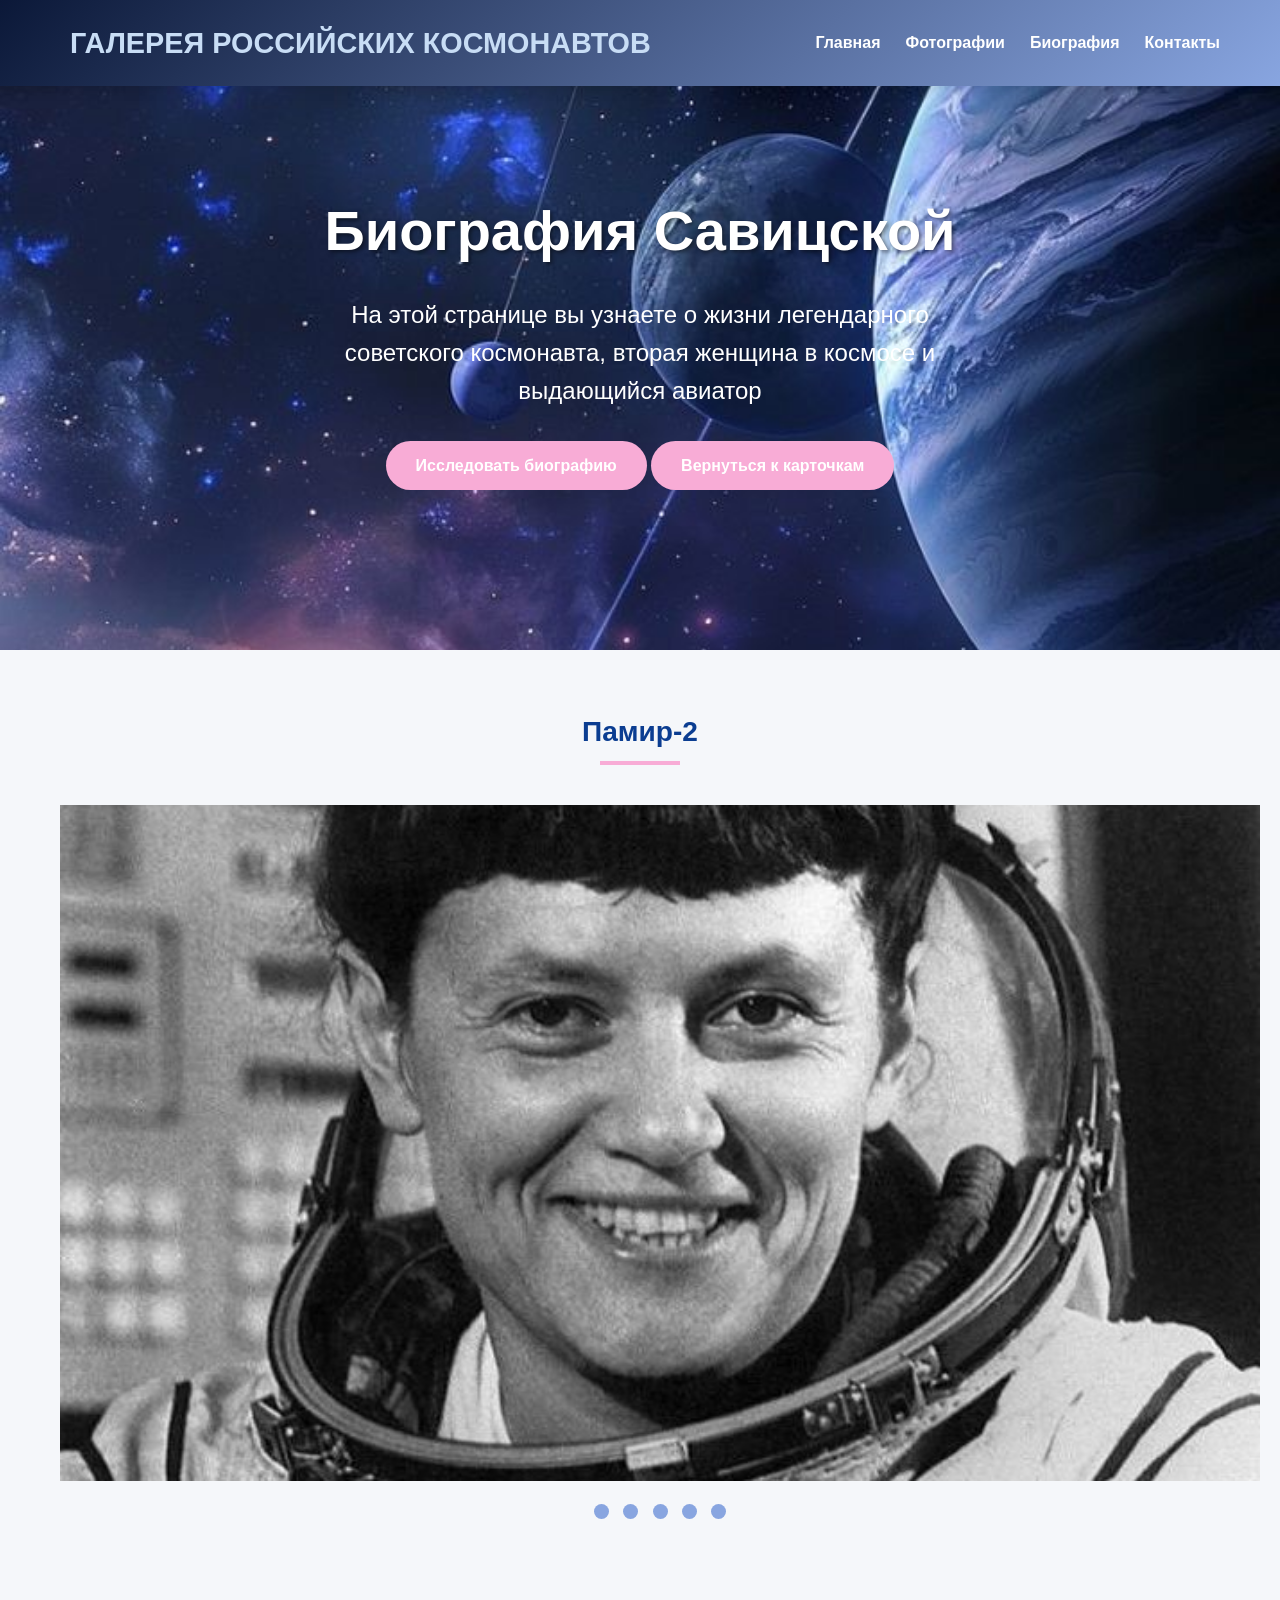
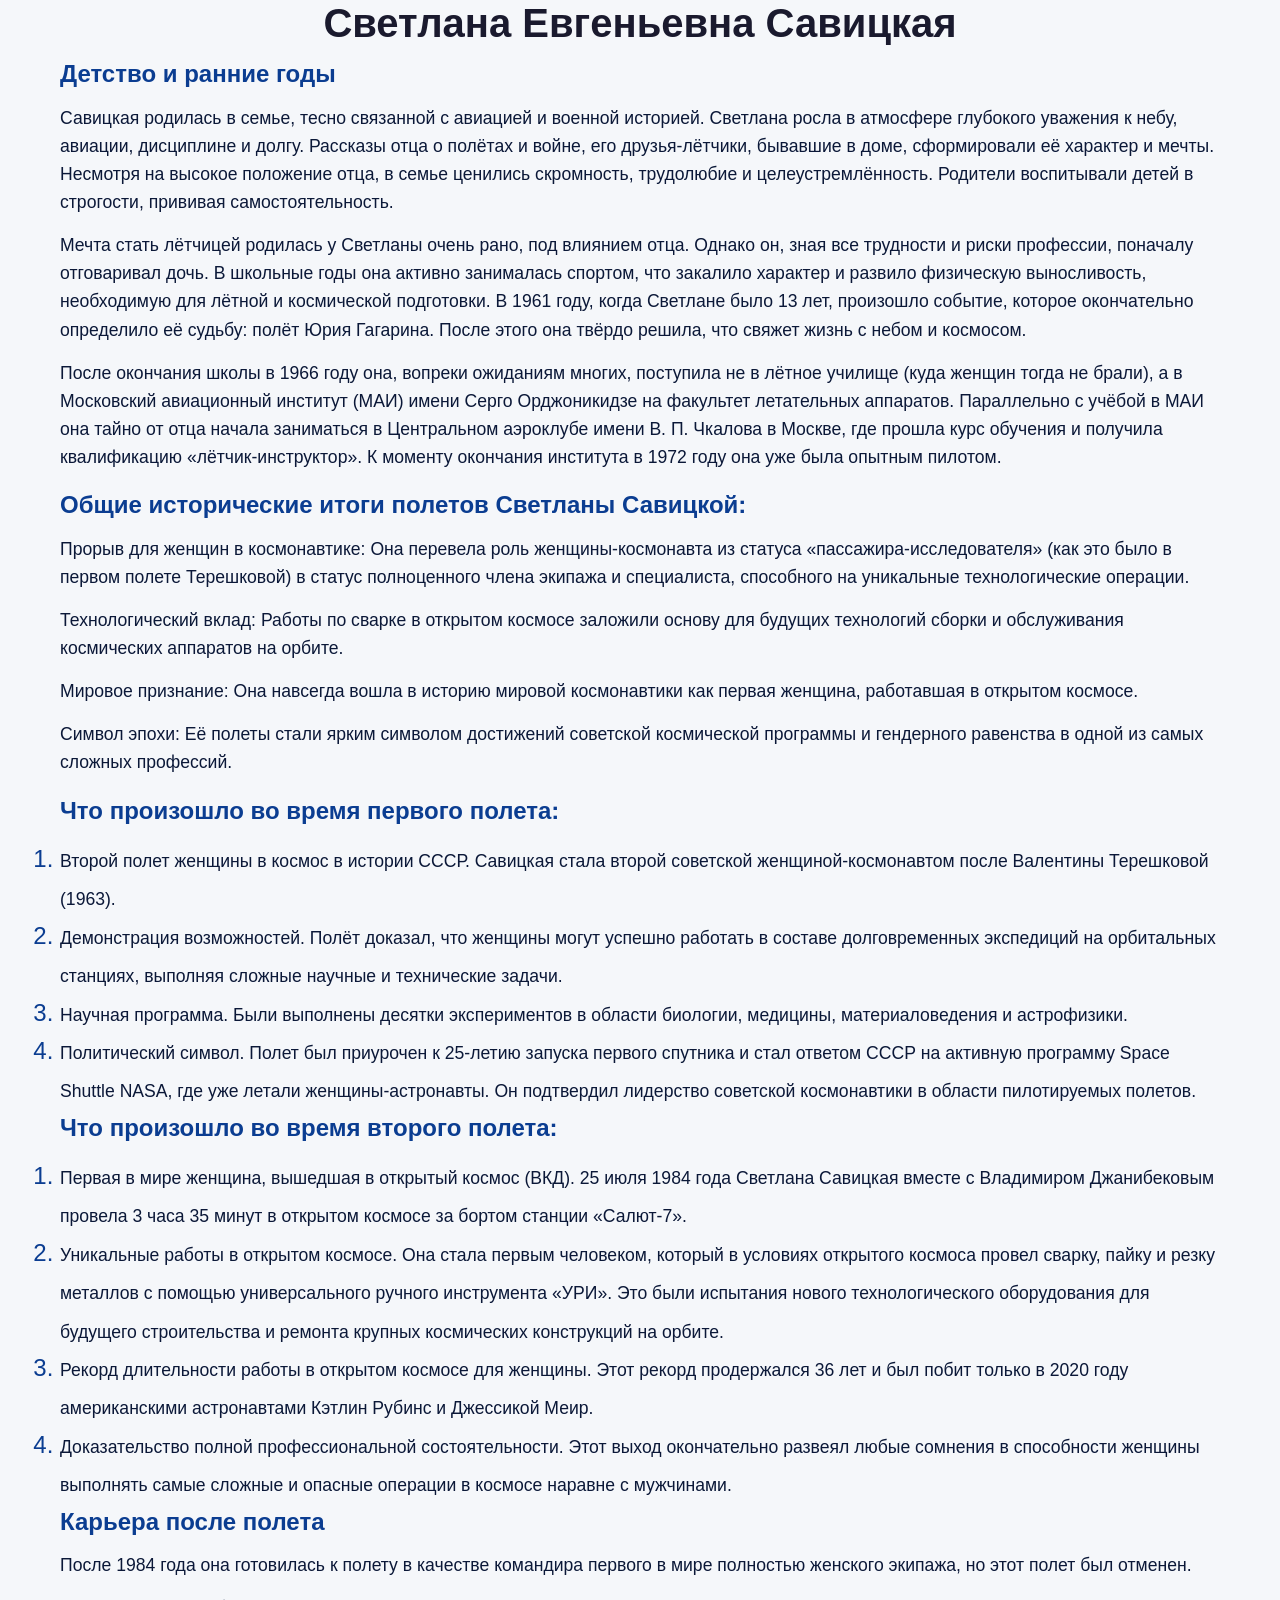
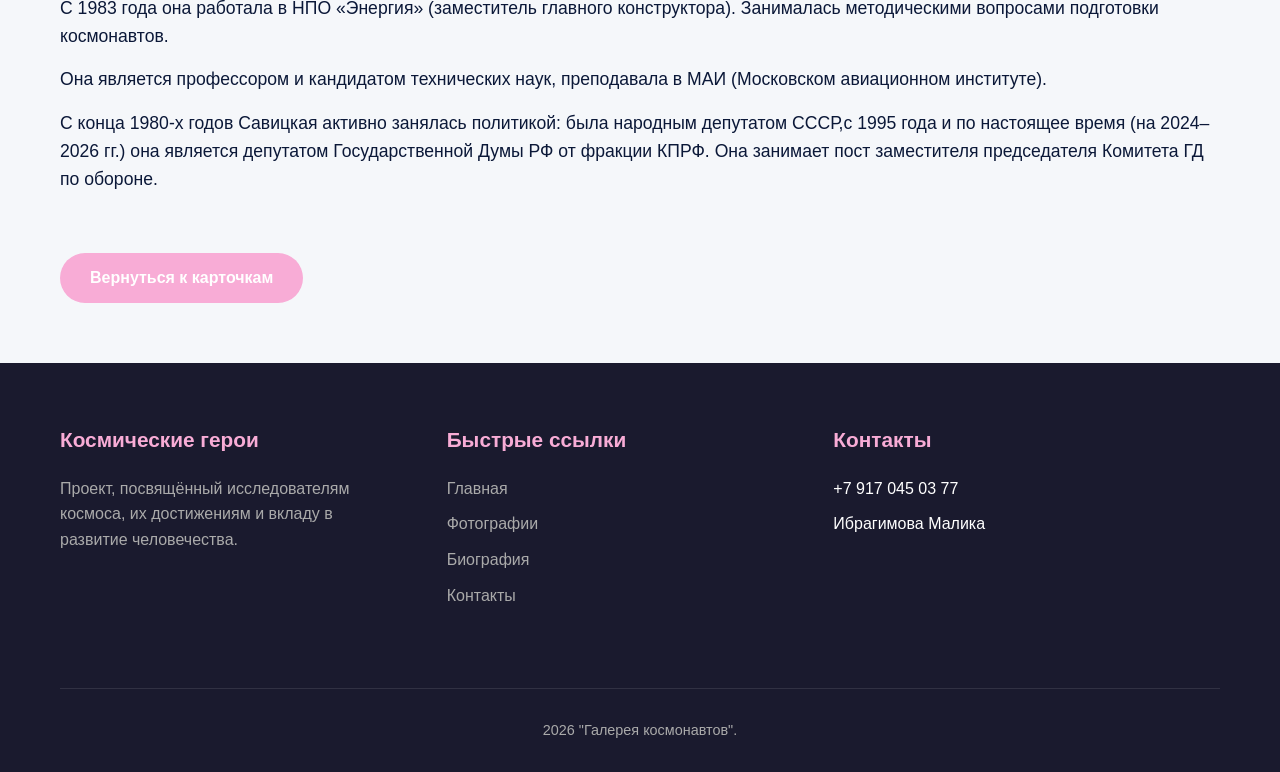
<file: savitskaya.html>
<!DOCTYPE html>
<html lang="ru">
<head>
    <meta charset="UTF-8">
    <meta name="viewport" content="width=device-width, initial-scale=1.0">
    <link rel="apple-touch-icon" sizes="180x180" href="favicon.png">
    <link rel="icon" type="image/png" sizes="192x192" href="favicon.png">
    <link rel="icon" type="image/png" sizes="512x512" href="favicon.png">
    <title>Светлана Евгеньевна Савицкая</title>
    <style>
                * {
            margin: 0;
            padding: 0;
            box-sizing: border-box;
            font-family: 'Segoe UI', Tahoma, Geneva, Verdana, sans-serif;
        }

        :root {
             --черный: #0B1838;
            --фиолетовый: #f8acd6;
            --синий: #3a60a0;
            --голубой: #88a5e0;
            --светл: #c8ddf5;
            --shadow: 0 4px 12px rgba(0, 0, 0, 0.1);
            --primary-color: #0b3d91;
            --secondary-color: #fc3d21;
            --dark-color: #1a1a2e;
            --light-color: #f8f9fa;
            --text-color: #333;
            --shadow: 0 4px 12px rgba(0, 0, 0, 0.1);
        }

        body {
            background-color: #f5f7fa;
            color: var(--розовый);
            line-height: 1.6;
            justify-content: center;
        }

        .container {
            width: 100%;
            max-width: 1200px;
            margin: 0 auto;
            padding: 0 20px;
        }
/* Hero Section */
        .hero {
           background-image: url("fon31.jpg");
            background-size: cover;
            background-position: center;
            color: white;
            text-align: center;
            padding: 100px 0;
            margin-bottom: 60px;
        }

        .hero h2 {
            font-size: 3.5rem;
            margin-bottom: 20px;
            text-shadow: 2px 2px 4px rgba(0, 0, 0, 0.5);
        }

        .hero p {
            font-size: 1.5rem;
            max-width: 700px;
            margin: 0 auto 30px;
        }

        .btn {
            display: inline-block;
            background-color: var(--фиолетовый);
            color: white;
            padding: 12px 30px;
            border-radius: 30px;
            text-decoration: none;
            font-weight: 600;
            transition: all 0.3s;
            border: none;
            cursor: pointer;
            text-align: center;
            margin-bottom: 60px;
        }

        .btn:hover {
            background-color: var(--голубой);
            transform: translateY(-3px);
            box-shadow: 0 6px 12px rgba(0, 0, 0, 0.2);
        }
/* Astronauts Section */


        .section-title {
            text-align: center;
            margin-bottom: 50px;
            color: var(--primary-color);
            font-size: 1.5rem;
            position: relative;
        }
        

        .section-title::after {
            content: '';
            position: absolute;
            width: 80px;
            height: 4px;
            background-color: var(--фиолетовый);
            bottom: -10px;
            left: 50%;
            transform: translateX(-50%);
        }
/*Bio*/
.astronaut-info {
    margin: 60px 0;
}
.hapend li {
    color: var(--primary-color);
    font-size: 1.5rem;
   }
.hapend li span {
    color: var(--черный);
            font-size: 1.1rem;
}
.astronaut-info h1{
            color: var(--dark-color);
            text-align: center;
            font-size: 2.5rem;
            position: relative;
        }
.astronaut-info h3 {
            color: var(--primary-color);
            margin-bottom: 10px;
            font-size: 1.5rem;
        }
.astronaut-info p {
            color: var(--черный);
            font-size: 1.1rem;
            margin-bottom: 15px
        }

/*Slider*/
        .slider {
            width: 1200px; 
            overflow: hidden; 
            position: relative;
            
        }
        .slides {
            display: flex; 
            width: 300%; 
            transition: transform 0.5s ease-in-out; 
        }
        .slide {
            width: 100%; 
            flex-shrink: 0;
            
        }
        input[type="radio"] {
            display: none;
        }
        #slide1:checked ~ .slides { transform: translateX(0%); }   
        #slide2:checked ~ .slides { transform: translateX(-100%); } 
        #slide3:checked ~ .slides { transform: translateX(-200%); } 
        #slide4:checked ~ .slides { transform: translateX(-300%); } 
        #slide5:checked ~ .slides { transform: translateX(-400%); } 
        .controls {
            text-align: center; 
            margin-top: 10px;
        }

        .controls label {
            display: inline-block; 
            width: 15px; 
            height: 15px;
            background: var(--голубой);
            border-radius: 50%; 
            margin: 5px; 
            cursor: pointer; 
        }

        input:checked + label {
            background: var(--фиолетовый);
        }
/* Header */
        header {
            background: linear-gradient(135deg, var(--черный) 0%, var(--голубой) 100%);
            color: var(--светл);
            padding: 20px 0;
            position: sticky;
            top: 0;
            z-index: 1000;
            box-shadow: var(--shadow);
        }

        .header-content {
            display: flex;
            justify-content: space-between;
            align-items: center;
        }

        .logo {
            display: flex;
            align-items: center;
            gap: 10px;
            font-size: 1.8rem;
            font-weight: 700;
        }

        .logo i {
            color: var(--фиолетовый);
        }

        nav ul {
            display: flex;
            list-style: none;
            gap: 25px;
        }

        nav a {
            color: white;
            text-decoration: none;
            font-weight: 600;
            transition: color 0.3s;
            padding: 5px 0;
            position: relative;
        }

        nav a:hover {
            color: var(--фиолетовый);
        }

        nav a::after {
            content: '';
            position: absolute;
            width: 0;
            height: 2px;
            background: var(--фиолетовый);
            bottom: 0;
            left: 0;
            transition: width 0.3s;
        }

        nav a:hover::after {
            width: 100%;
        }

        .menu-toggle {
            display: none;
            font-size: 1.5rem;
            cursor: pointer;
        }
        
/* Footer */
        footer {
            background-color: var(--dark-color);
            color: white;
            padding: 60px 0 30px;
        }

        .footer-content {
            display: flex;
            flex-wrap: wrap;
            justify-content: space-between;
            margin-bottom: 40px;
        }

        .footer-column {
            flex: 1;
            min-width: 250px;
            margin-bottom: 30px;
        }

        .footer-column h3 {
            color: var(--фиолетовый);
            margin-bottom: 20px;
            font-size: 1.3rem;
        }

        .footer-column p {
            color: #aaa;
            margin-bottom: 20px;
            max-width: 300px;
        }

        .footer-links {
            list-style: none;
        }

        .footer-links li {
            margin-bottom: 10px;
        }

        .footer-links a {
            color: #aaa;
            text-decoration: none;
            transition: color 0.3s;
        }

        .footer-links a:hover {
            color: var(--фиолетовый);
        }

        .copyright {
            text-align: center;
            padding-top: 30px;
            border-top: 1px solid rgba(255, 255, 255, 0.1);
            color: #aaa;
            font-size: 0.9rem;
        }

        /* Responsive Design */
        @media (max-width: 992px) {
            .hero h1 {
                font-size: 2.8rem;
            }
            
            .timeline::after {
                left: 31px;
            }
            
            .timeline-item {
                width: 100%;
                padding-left: 70px;
                padding-right: 25px;
            }
            
            .timeline-item:nth-child(even) {
                left: 0;
            }
            
            .timeline-item::after {
                left: 21px;
            }
            
            .timeline-item:nth-child(even)::after {
                left: 21px;
            }
        }

        @media (max-width: 768px) {
            .header-content {
                flex-direction: column;
                text-align: center;
                gap: 15px;
            }
            
            nav ul {
                flex-wrap: wrap;
                justify-content: center;
                gap: 15px;
            }
            
            .hero h1 {
                font-size: 2.2rem;
            }
            
            .hero p {
                font-size: 1rem;
            }
            
            .section-title {
                font-size: 2rem;
            }
            
            .footer-content {
                flex-direction: column;
            }
        }

        @media (max-width: 576px) {
            .menu-toggle {
                display: block;
                position: absolute;
                top: 25px;
                right: 20px;
            }
            
            nav ul {
                display: none;
                flex-direction: column;
                width: 100%;
                margin-top: 20px;
            }
            
            nav ul.active {
                display: flex;
            }
            
            .hero {
                padding: 70px 0;
            }
            
            .hero h1 {
                font-size: 1.8rem;
            }
            
            .astronauts-grid {
                grid-template-columns: 1fr;
            }
        }
</style>
</head>
<body>
    <header>
        <div class="container header-content">
            <div class="logo">
                <i class="fas fa-rocket"></i>
                <span>ГАЛЕРЕЯ РОССИЙСКИХ КОСМОНАВТОВ</span>
            </div>
            
            <div class="menu-toggle" id="menuToggle">
                <i class="fas fa-bars"></i>
            </div>
            
            <nav>
                <ul id="navMenu">
                    <li><a href="index.html">Главная</a></li>
                    <li><a href="#astronauts">Фотографии</a></li>
                    <li><a href="#bio">Биография</a></li>
                    <li><a href="#contact">Контакты</a></li>
                </ul>
            </nav>
        </div>
    </header>
    <!-- Hero Section -->
    <section class="hero" id="home">
        <div class="container">
            <h2>Биография Савицской</h2>
            <p>На этой странице вы узнаете о жизни легендарного советского космонавта, вторая женщина в космосе и выдающийся авиатор</p>
            <a href="#bio" class="btn">Исследовать биографию</a>
            <a href="index.html" class="btn">Вернуться к карточкам</a>
        </div>
    </section>
     <!-- Astronauts Section -->
    <section class="container" id="astronauts">
        <section class="section-title" id="astronauts">
            <h1>Памир-2</h1>
            <p></p>
        </section>
                <div class="slider">

                    <input type="radio" name="slider" id="slide1" checked> 
                    <input type="radio" name="slider" id="slide2">
                    <input type="radio" name="slider" id="slide3">
                    <input type="radio" name="slider" id="slide4">
                    <input type="radio" name="slider" id="slide5">
                    <div class="slides">
                        <div class="slide"><img src= "savitskaya1.jpg" alt="Светлана Савицкая" width="1200" ></div>
                        <div class="slide"><img src= "savitskaya2.jpg" alt="Светлана Савицкая" width="1200"></div>
                        <div class="slide"><img src= "savitskaya3.jpg" alt="Светлана Савицкая" width="1200"></div>
                        <div class="slide"><img src= "savitskaya4.jpg" alt="Светлана Савицкая" width="1200"></div>
                        <div class="slide"><img src= "savitskaya5.jpg" alt="Светлана Савицкая" width="1200"></div>
                    </div>
                    <div class="controls">
                        <label for="slide1"></label>
                        <label for="slide2"></label>
                        <label for="slide3"></label>
                        <label for="slide4"></label>
                        <label for="slide5"></label>
                    </div>
                </div>
                <div class="astronaut-info">
                <section class="bio" id="bio">
                <h1>Светлана Евгеньевна Савицкая </h1>
                </section>
                    <h3>Детство и ранние годы</h3>
                    <p>Савицкая родилась в семье, тесно связанной с авиацией и военной историей. Светлана росла в атмосфере глубокого уважения к небу, авиации, дисциплине и долгу. Рассказы отца о полётах и войне, его друзья-лётчики, бывавшие в доме, сформировали её характер и мечты. Несмотря на высокое положение отца, в семье ценились скромность, трудолюбие и целеустремлённость. Родители воспитывали детей в строгости, прививая самостоятельность.</p>
                    <p>Мечта стать лётчицей родилась у Светланы очень рано, под влиянием отца. Однако он, зная все трудности и риски профессии, поначалу отговаривал дочь. В школьные годы она активно занималась спортом, что закалило характер и развило физическую выносливость, необходимую для лётной и космической подготовки. В 1961 году, когда Светлане было 13 лет, произошло событие, которое окончательно определило её судьбу: полёт Юрия Гагарина. После этого она твёрдо решила, что свяжет жизнь с небом и космосом.</p>
                    <p>После окончания школы в 1966 году она, вопреки ожиданиям многих, поступила не в лётное училище (куда женщин тогда не брали), а в Московский авиационный институт (МАИ) имени Серго Орджоникидзе на факультет летательных аппаратов. Параллельно с учёбой в МАИ она тайно от отца начала заниматься в Центральном аэроклубе имени В. П. Чкалова в Москве, где прошла курс обучения и получила квалификацию «лётчик-инструктор». К моменту окончания института в 1972 году она уже была опытным пилотом.</p>
                    
                    <h3>Общие исторические итоги полетов Светланы Савицкой:</h3>
                    
                    <p>Прорыв для женщин в космонавтике: Она перевела роль женщины-космонавта из статуса «пассажира-исследователя» (как это было в первом полете Терешковой) в статус полноценного члена экипажа и специалиста, способного на уникальные технологические операции.</p>
                    <p>Технологический вклад: Работы по сварке в открытом космосе заложили основу для будущих технологий сборки и обслуживания космических аппаратов на орбите.</p>
                    <p>Мировое признание: Она навсегда вошла в историю мировой космонавтики как первая женщина, работавшая в открытом космосе.</p>
                    <p>Символ эпохи: Её полеты стали ярким символом достижений советской космической программы и гендерного равенства в одной из самых сложных профессий.</p>
                    
                    <h3>Что произошло во время первого полета:</h3>
                    <div class="hapend">
                        <ol>
                        <li><span>Второй полет женщины в космос в истории СССР. Савицкая стала второй советской женщиной-космонавтом после Валентины Терешковой (1963).</span></li>
                        <li><span>Демонстрация возможностей. Полёт доказал, что женщины могут успешно работать в составе долговременных экспедиций на орбитальных станциях, выполняя сложные научные и технические задачи.</span></li>
                        <li><span>Научная программа. Были выполнены десятки экспериментов в области биологии, медицины, материаловедения и астрофизики.</span></li>
                        <li><span> Политический символ. Полет был приурочен к 25-летию запуска первого спутника и стал ответом СССР на активную программу Space Shuttle NASA, где уже летали женщины-астронавты. Он подтвердил лидерство советской космонавтики в области пилотируемых полетов.</span></li>
                        </ol>
                    </div>
                    <h3>Что произошло во время второго полета:</h3>
                    <div class="hapend">
                        <ol>
                        <li><span>Первая в мире женщина, вышедшая в открытый космос (ВКД). 25 июля 1984 года Светлана Савицкая вместе с Владимиром Джанибековым провела 3 часа 35 минут в открытом космосе за бортом станции «Салют-7».</span></li>
                        <li><span>Уникальные работы в открытом космосе. Она стала первым человеком, который в условиях открытого космоса провел сварку, пайку и резку металлов с помощью универсального ручного инструмента «УРИ». Это были испытания нового технологического оборудования для будущего строительства и ремонта крупных космических конструкций на орбите.</span></li>
                        <li><span>Рекорд длительности работы в открытом космосе для женщины. Этот рекорд продержался 36 лет и был побит только в 2020 году американскими астронавтами Кэтлин Рубинс и Джессикой Меир.</span></li>
                        <li><span>Доказательство полной профессиональной состоятельности. Этот выход окончательно развеял любые сомнения в способности женщины выполнять самые сложные и опасные операции в космосе наравне с мужчинами.</span></li>
                        </ol>
                    </div>
                    <h3>Карьера после полета</h3>
                    <p>После 1984 года она готовилась к полету в качестве командира первого в мире полностью женского экипажа, но этот полет был отменен.</p>
                    <p>С 1983 года она работала в НПО «Энергия» (заместитель главного конструктора). Занималась методическими вопросами подготовки космонавтов.</p>
                    <p>Она является профессором и кандидатом технических наук, преподавала в МАИ (Московском авиационном институте).</p>
                    <p>С конца 1980-х годов Савицкая активно занялась политикой: была народным депутатом СССР,с 1995 года и по настоящее время (на 2024–2026 гг.) она является депутатом Государственной Думы РФ от фракции КПРФ. Она занимает пост заместителя председателя Комитета ГД по обороне.</p>

        
        </div>
            <a href="index.html" class="btn">Вернуться к карточкам</a>
        
    </section>


<!-- Footer -->

    <footer id="contact">
        <div class="container">
            <div class="footer-content">
                <div class="footer-column">
                    <h3>Космические герои</h3>
                    <p>Проект, посвящённый исследователям космоса, их достижениям и вкладу в развитие человечества.</p>
                </div>
                
                <div class="footer-column">
                    <h3>Быстрые ссылки</h3>
                    <ul class="footer-links">
                    <li><a href="index.html">Главная</a></li>
                    <li><a href="#astronauts">Фотографии</a></li>
                    <li><a href="#bio">Биография</a></li>
                    <li><a href="#contact">Контакты</a></li>
                </ul>
                </div>
                
                <div class="footer-column">
                    <h3>Контакты</h3>
                    <ul class="footer-links">
                        <li><i class="fas fa-phone"></i> +7 917 045 03 77</li>
                        <li><i class="fas fa-envelope"></i>Ибрагимова Малика</li>
                    </ul>
                </div>
            </div>
            
            <div class="copyright">
                <p> 2026 "Галерея космонавтов".</p>
            </div>
        </div>
    </footer>
            
        
</body>
</html>
</file>
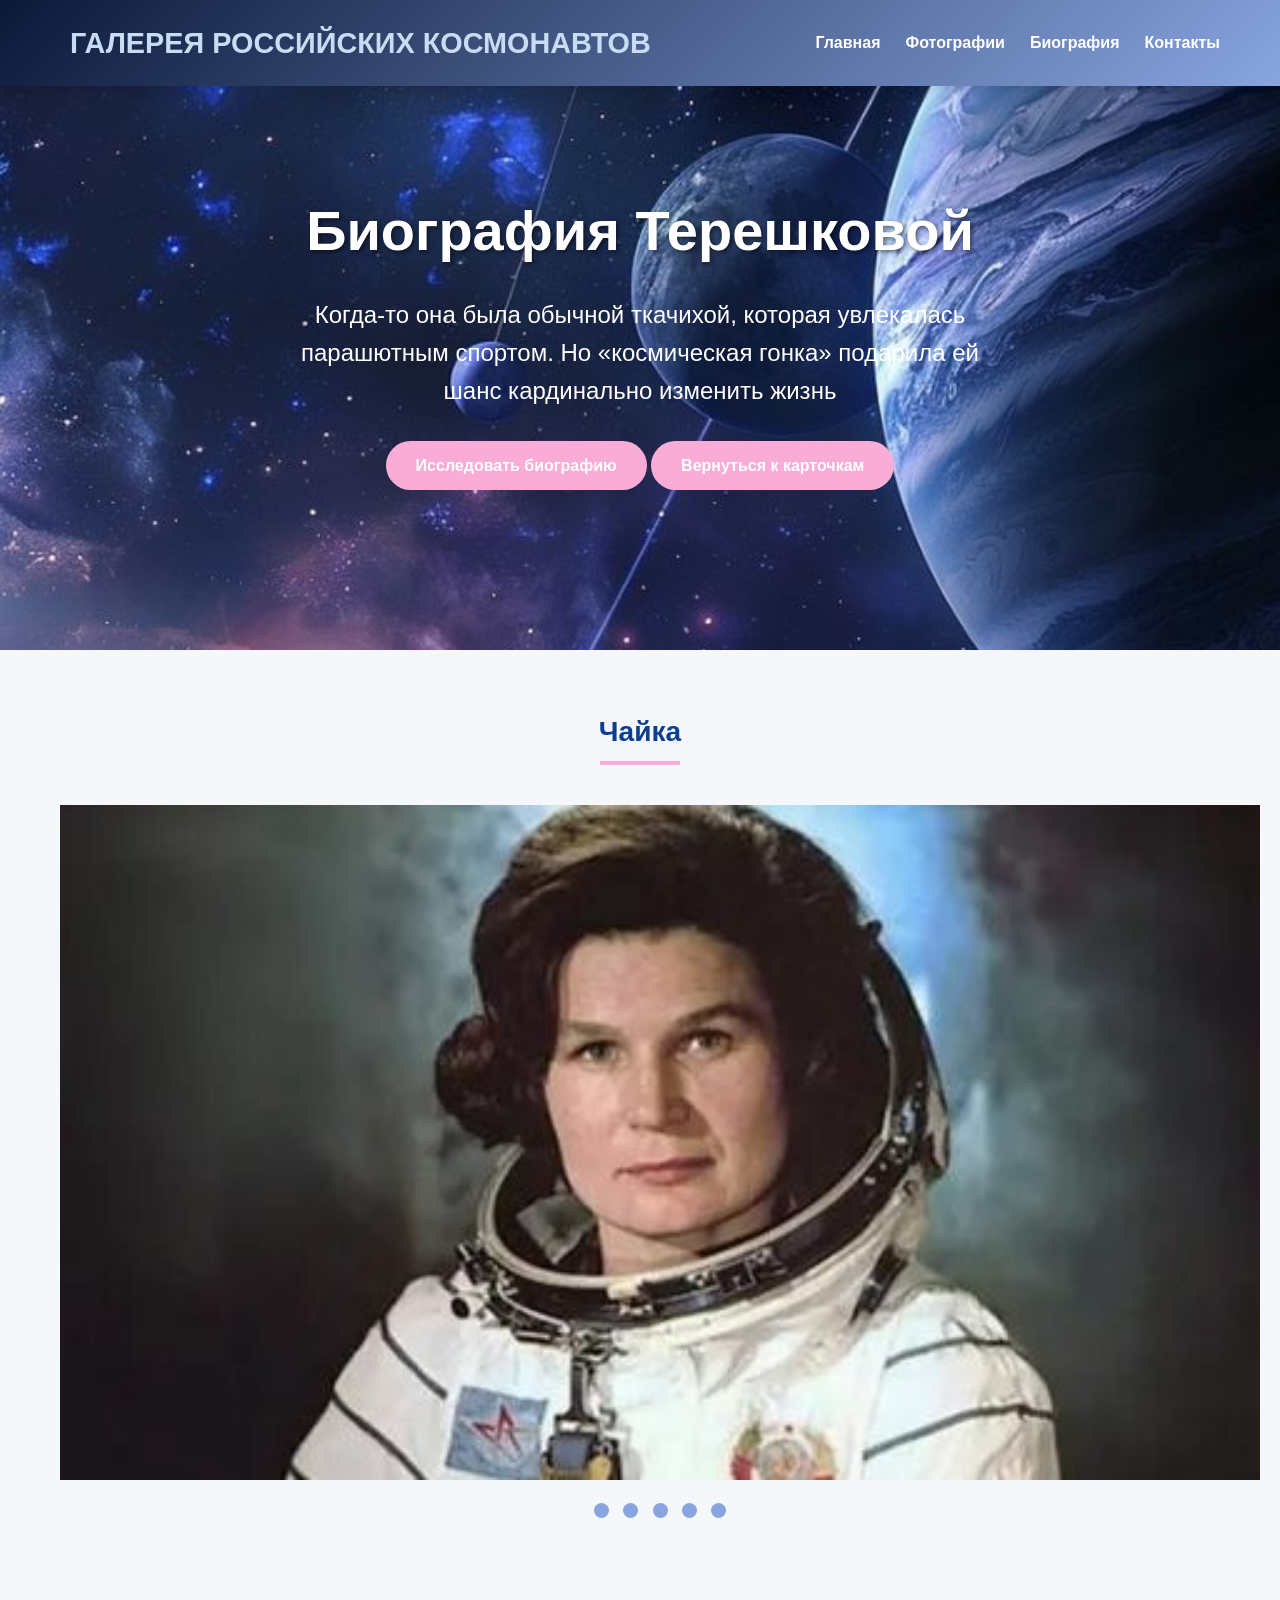
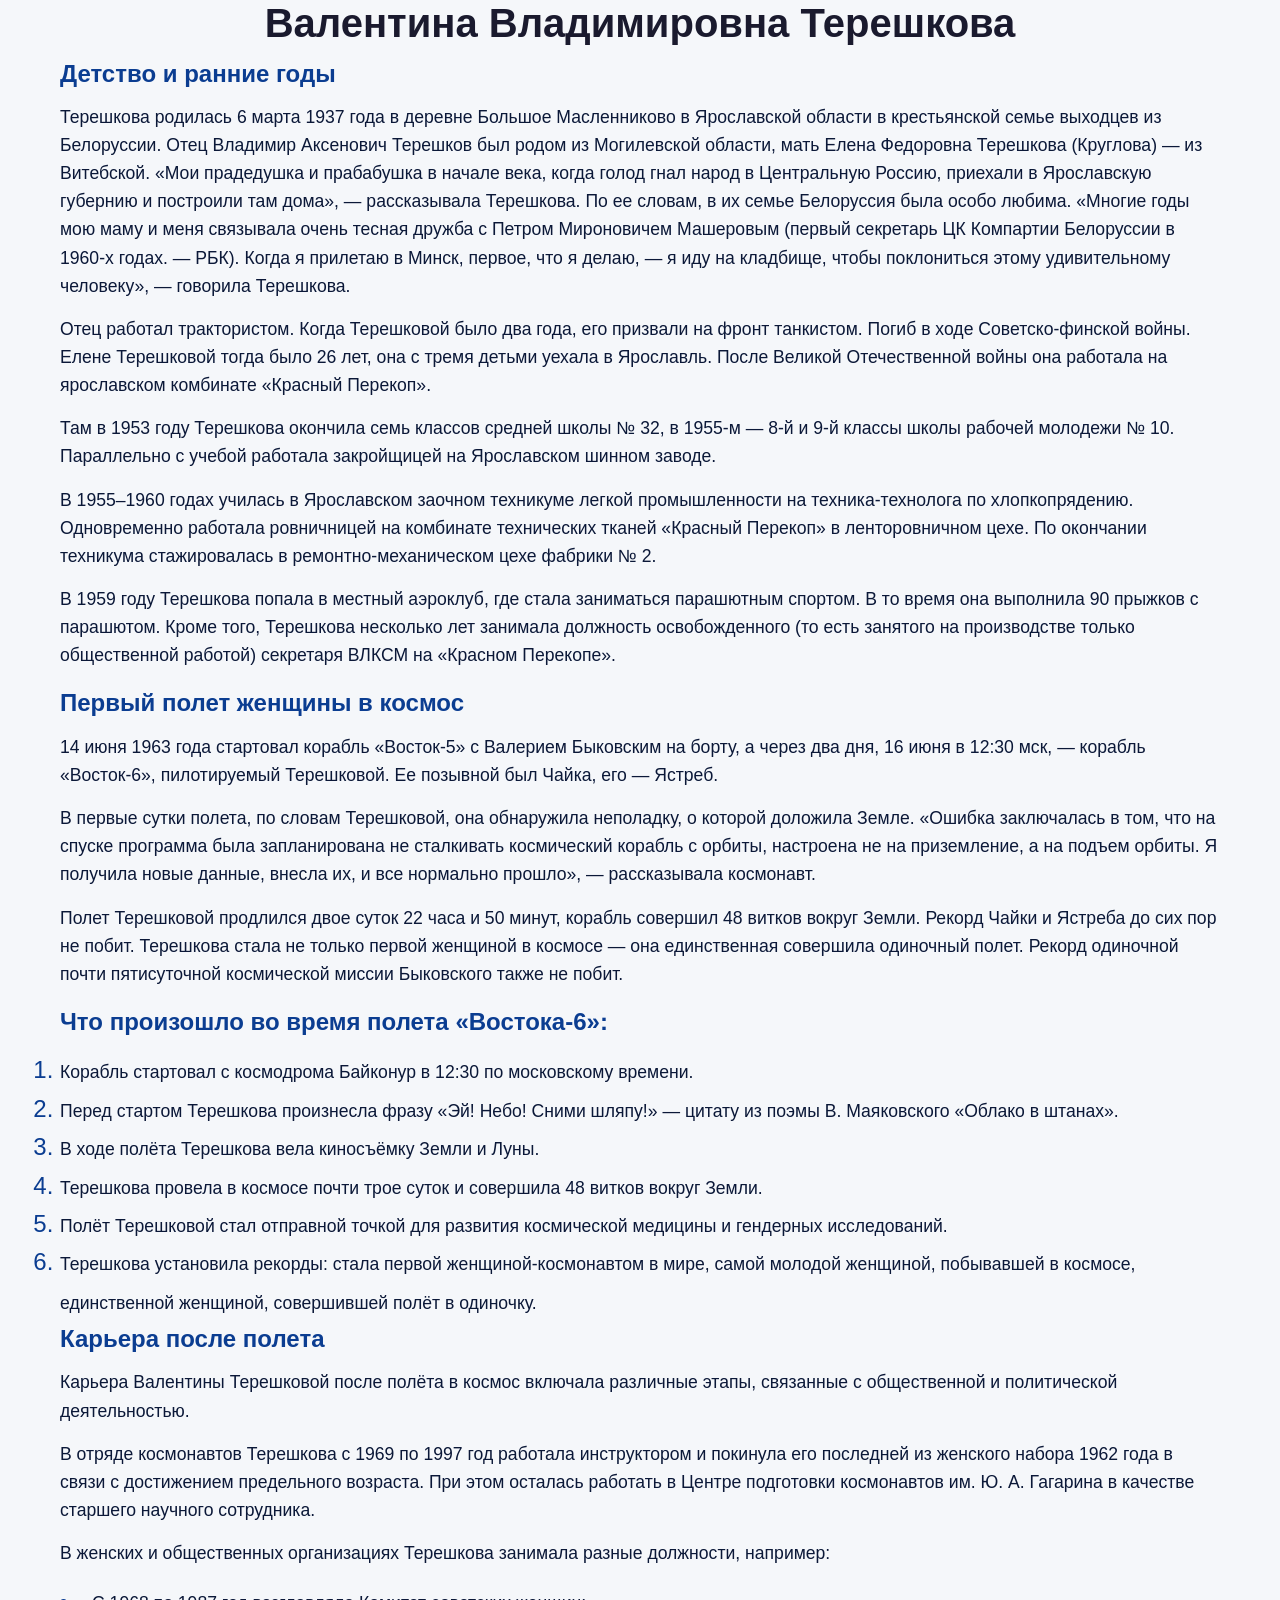
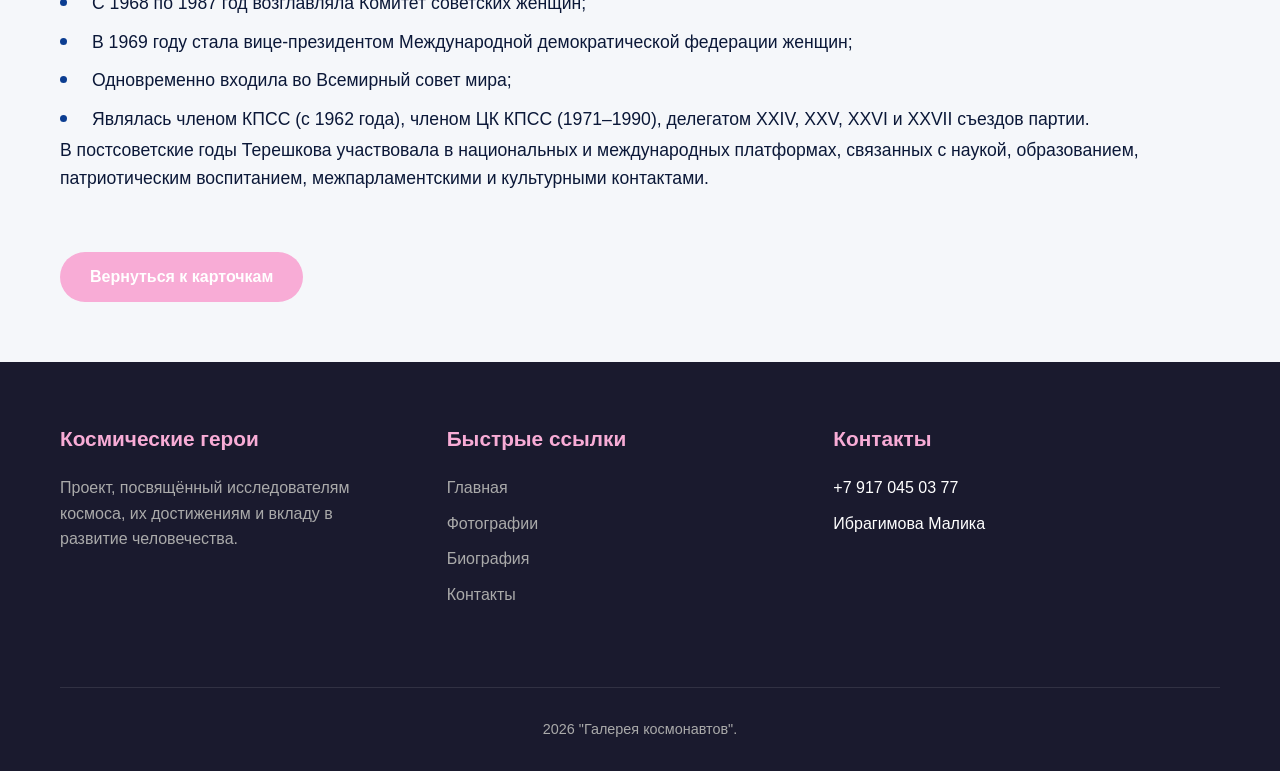
<file: tereshkova.html>
<!DOCTYPE html>
<html lang="ru">
<head>
    <meta charset="UTF-8">
    <meta name="viewport" content="width=device-width, initial-scale=1.0">
    <link rel="apple-touch-icon" sizes="180x180" href="favicon.png">
    <link rel="icon" type="image/png" sizes="192x192" href="favicon.png">
    <link rel="icon" type="image/png" sizes="512x512" href="favicon.png">
    <title>Валентина Владимировна Терешкова</title>
    <style>
                * {
            margin: 0;
            padding: 0;
            box-sizing: border-box;
            font-family: 'Segoe UI', Tahoma, Geneva, Verdana, sans-serif;
        }

        :root {
             --черный: #0B1838;
            --фиолетовый: #f8acd6;
            --синий: #3a60a0;
            --голубой: #88a5e0;
            --светл: #c8ddf5;
            --shadow: 0 4px 12px rgba(0, 0, 0, 0.1);
            --primary-color: #0b3d91;
            --secondary-color: #fc3d21;
            --dark-color: #1a1a2e;
            --light-color: #f8f9fa;
            --text-color: #333;
            --shadow: 0 4px 12px rgba(0, 0, 0, 0.1);
        }

        body {
            background-color: #f5f7fa;
            color: var(--розовый);
            line-height: 1.6;
            justify-content: center;
        }

        .container {
            width: 100%;
            max-width: 1200px;
            margin: 0 auto;
            padding: 0 20px;
        }
/* Hero Section */
        .hero {
           background-image: url("fon31.jpg");
            background-size: cover;
            background-position: center;
            color: white;
            text-align: center;
            padding: 100px 0;
            margin-bottom: 60px;
        }

        .hero h2 {
            font-size: 3.5rem;
            margin-bottom: 20px;
            text-shadow: 2px 2px 4px rgba(0, 0, 0, 0.5);
        }

        .hero p {
            font-size: 1.5rem;
            max-width: 700px;
            margin: 0 auto 30px;
        }

        .btn {
            display: inline-block;
            background-color: var(--фиолетовый);
            color: white;
            padding: 12px 30px;
            border-radius: 30px;
            text-decoration: none;
            font-weight: 600;
            transition: all 0.3s;
            border: none;
            cursor: pointer;
            text-align: center;
            margin-bottom: 60px;
        }

        .btn:hover {
            background-color: var(--голубой);
            transform: translateY(-3px);
            box-shadow: 0 6px 12px rgba(0, 0, 0, 0.2);
        }
/* Astronauts Section */


        .section-title {
            text-align: center;
            margin-bottom: 50px;
            color: var(--primary-color);
            font-size: 1.5rem;
            position: relative;
        }
        

        .section-title::after {
            content: '';
            position: absolute;
            width: 80px;
            height: 4px;
            background-color: var(--фиолетовый);
            bottom: -10px;
            left: 50%;
            transform: translateX(-50%);
        }
/*Bio*/
.astronaut-info {
    margin: 60px 0;
}
.hapend li {
    color: var(--primary-color);
    font-size: 1.5rem;
   }
.hapend li span {
    color: var(--черный);
            font-size: 1.1rem;
}
.astronaut-info h1{
            color: var(--dark-color);
            text-align: center;
            font-size: 2.5rem;
            position: relative;
        }
.astronaut-info h3 {
            color: var(--primary-color);
            margin-bottom: 10px;
            font-size: 1.5rem;
        }
.astronaut-info p {
            color: var(--черный);
            font-size: 1.1rem;
            margin-bottom: 15px
        }

/*Slider*/
        .slider {
            width: 1200px; 
            overflow: hidden; 
            position: relative;
            
        }
        .slides {
            display: flex; 
            width: 300%; 
            transition: transform 0.5s ease-in-out; 
        }
        .slide {
            width: 100%; 
            flex-shrink: 0;
            
        }
        input[type="radio"] {
            display: none;
        }
        #slide1:checked ~ .slides { transform: translateX(0%); }   
        #slide2:checked ~ .slides { transform: translateX(-100%); } 
        #slide3:checked ~ .slides { transform: translateX(-200%); } 
        #slide4:checked ~ .slides { transform: translateX(-300%); } 
        #slide5:checked ~ .slides { transform: translateX(-400%); } 
        .controls {
            text-align: center; 
            margin-top: 10px;
        }

        .controls label {
            display: inline-block; 
            width: 15px; 
            height: 15px;
            background: var(--голубой);
            border-radius: 50%; 
            margin: 5px; 
            cursor: pointer; 
        }

        input:checked + label {
            background: var(--фиолетовый);
        }
/* Header */
        header {
            background: linear-gradient(135deg, var(--черный) 0%, var(--голубой) 100%);
            color: var(--светл);
            padding: 20px 0;
            position: sticky;
            top: 0;
            z-index: 1000;
            box-shadow: var(--shadow);
        }

        .header-content {
            display: flex;
            justify-content: space-between;
            align-items: center;
        }

        .logo {
            display: flex;
            align-items: center;
            gap: 10px;
            font-size: 1.8rem;
            font-weight: 700;
        }

        .logo i {
            color: var(--фиолетовый);
        }

        nav ul {
            display: flex;
            list-style: none;
            gap: 25px;
        }

        nav a {
            color: white;
            text-decoration: none;
            font-weight: 600;
            transition: color 0.3s;
            padding: 5px 0;
            position: relative;
        }

        nav a:hover {
            color: var(--фиолетовый);
        }

        nav a::after {
            content: '';
            position: absolute;
            width: 0;
            height: 2px;
            background: var(--фиолетовый);
            bottom: 0;
            left: 0;
            transition: width 0.3s;
        }

        nav a:hover::after {
            width: 100%;
        }

        .menu-toggle {
            display: none;
            font-size: 1.5rem;
            cursor: pointer;
        }
        
/* Footer */
        footer {
            background-color: var(--dark-color);
            color: white;
            padding: 60px 0 30px;
        }

        .footer-content {
            display: flex;
            flex-wrap: wrap;
            justify-content: space-between;
            margin-bottom: 40px;
        }

        .footer-column {
            flex: 1;
            min-width: 250px;
            margin-bottom: 30px;
        }

        .footer-column h3 {
            color: var(--фиолетовый);
            margin-bottom: 20px;
            font-size: 1.3rem;
        }

        .footer-column p {
            color: #aaa;
            margin-bottom: 20px;
            max-width: 300px;
        }

        .footer-links {
            list-style: none;
        }

        .footer-links li {
            margin-bottom: 10px;
        }

        .footer-links a {
            color: #aaa;
            text-decoration: none;
            transition: color 0.3s;
        }

        .footer-links a:hover {
            color: var(--фиолетовый);
        }

        .copyright {
            text-align: center;
            padding-top: 30px;
            border-top: 1px solid rgba(255, 255, 255, 0.1);
            color: #aaa;
            font-size: 0.9rem;
        }

        /* Responsive Design */
        @media (max-width: 992px) {
            .hero h1 {
                font-size: 2.8rem;
            }
            
            .timeline::after {
                left: 31px;
            }
            
            .timeline-item {
                width: 100%;
                padding-left: 70px;
                padding-right: 25px;
            }
            
            .timeline-item:nth-child(even) {
                left: 0;
            }
            
            .timeline-item::after {
                left: 21px;
            }
            
            .timeline-item:nth-child(even)::after {
                left: 21px;
            }
        }

        @media (max-width: 768px) {
            .header-content {
                flex-direction: column;
                text-align: center;
                gap: 15px;
            }
            
            nav ul {
                flex-wrap: wrap;
                justify-content: center;
                gap: 15px;
            }
            
            .hero h1 {
                font-size: 2.2rem;
            }
            
            .hero p {
                font-size: 1rem;
            }
            
            .section-title {
                font-size: 2rem;
            }
            
            .footer-content {
                flex-direction: column;
            }
        }

        @media (max-width: 576px) {
            .menu-toggle {
                display: block;
                position: absolute;
                top: 25px;
                right: 20px;
            }
            
            nav ul {
                display: none;
                flex-direction: column;
                width: 100%;
                margin-top: 20px;
            }
            
            nav ul.active {
                display: flex;
            }
            
            .hero {
                padding: 70px 0;
            }
            
            .hero h1 {
                font-size: 1.8rem;
            }
            
            .astronauts-grid {
                grid-template-columns: 1fr;
            }
        }
</style>
</head>
<body>
    <header>
        <div class="container header-content">
            <div class="logo">
                <i class="fas fa-rocket"></i>
                <span>ГАЛЕРЕЯ РОССИЙСКИХ КОСМОНАВТОВ</span>
            </div>
            
            <div class="menu-toggle" id="menuToggle">
                <i class="fas fa-bars"></i>
            </div>
            
            <nav>
                <ul id="navMenu">
                    <li><a href="index.html">Главная</a></li>
                    <li><a href="#astronauts">Фотографии</a></li>
                    <li><a href="#bio">Биография</a></li>
                    <li><a href="#contact">Контакты</a></li>
                </ul>
            </nav>
        </div>
    </header>
    <!-- Hero Section -->
    <section class="hero" id="home">
        <div class="container">
            <h2>Биография Терешковой</h2>
            <p>Когда-то она была обычной ткачихой, которая увлекалась парашютным спортом. Но «космическая гонка» подарила ей шанс кардинально изменить жизнь
</p>
            <a href="#bio" class="btn">Исследовать биографию</a>
            <a href="index.html" class="btn">Вернуться к карточкам</a>
        </div>
    </section>
     <!-- Astronauts Section -->
    <section class="container" id="astronauts">
        <section class="section-title" id="astronauts">
            <h1>Чайка</h1>
            <p></p>
        </section>
                <div class="slider">

                    <input type="radio" name="slider" id="slide1" checked> 
                    <input type="radio" name="slider" id="slide2">
                    <input type="radio" name="slider" id="slide3">
                    <input type="radio" name="slider" id="slide4">
                    <input type="radio" name="slider" id="slide5">
                    <div class="slides">
                        <div class="slide"><img src= "tereshkova1.jpg" alt="Валентина Терешкова" width="1200" ></div>
                        <div class="slide"><img src= "tereshkova2.jpg" alt="Валентина Терешкова" width="1200"></div>
                        <div class="slide"><img src= "tereshkova3.jpg" alt="Валентина Терешкова" width="1200"></div>
                        <div class="slide"><img src= "tereshkova4.jpg" alt="Валентина Терешкова" width="1200"></div>
                        <div class="slide"><img src= "tereshkova5.jpg" alt="Валентина Терешкова" width="1200"></div>
                    </div>
                    <div class="controls">
                        <label for="slide1"></label>
                        <label for="slide2"></label>
                        <label for="slide3"></label>
                        <label for="slide4"></label>
                        <label for="slide5"></label>
                    </div>
                </div>
                <div class="astronaut-info">
                <section class="bio" id="bio">
                <h1>Валентина Владимировна Терешкова</h1>
                </section>
                    <h3>Детство и ранние годы</h3>

                    <p>Терешкова родилась 6 марта 1937 года в деревне Большое Масленниково в Ярославской области в крестьянской семье выходцев из Белоруссии. Отец Владимир Аксенович Терешков был родом из Могилевской области, мать Елена Федоровна Терешкова (Круглова) — из Витебской. «Мои прадедушка и прабабушка в начале века, когда голод гнал народ в Центральную Россию, приехали в Ярославскую губернию и построили там дома», — рассказывала Терешкова. По ее словам, в их семье Белоруссия была особо любима. «Многие годы мою маму и меня связывала очень тесная дружба с Петром Мироновичем Машеровым (первый секретарь ЦК Компартии Белоруссии в 1960-х годах. — РБК). Когда я прилетаю в Минск, первое, что я делаю, — я иду на кладбище, чтобы поклониться этому удивительному человеку», — говорила Терешкова. </p>
                    <p>Отец работал трактористом. Когда Терешковой было два года, его призвали на фронт танкистом. Погиб в ходе Советско-финской войны. Елене Терешковой тогда было 26 лет, она с тремя детьми уехала в Ярославль. После Великой Отечественной войны она работала на ярославском комбинате «Красный Перекоп».</p>
                    <p>Там в 1953 году Терешкова окончила семь классов средней школы № 32, в 1955-м — 8-й и 9-й классы школы рабочей молодежи № 10. Параллельно с учебой работала закройщицей на Ярославском шинном заводе. </p>
                    <p>В 1955–1960 годах училась в Ярославском заочном техникуме легкой промышленности на техника-технолога по хлопкопрядению. Одновременно работала ровничницей на комбинате технических тканей «Красный Перекоп» в ленторовничном цехе. По окончании техникума стажировалась в ремонтно-механическом цехе фабрики № 2. </p>
                    <p>В 1959 году Терешкова попала в местный аэроклуб, где стала заниматься парашютным спортом. В то время она выполнила 90 прыжков с парашютом. Кроме того, Терешкова несколько лет занимала должность освобожденного (то есть занятого на производстве только общественной работой) секретаря ВЛКСМ на «Красном Перекопе».</p>
                    
                    <h3>Первый полет женщины в космос</h3>

                    <p>14 июня 1963 года стартовал корабль «Восток-5» с Валерием Быковским на борту, а через два дня, 16 июня в 12:30 мск, — корабль «Восток-6», пилотируемый Терешковой. Ее позывной был Чайка, его — Ястреб.</p>
                    <p>В первые сутки полета, по словам Терешковой, она обнаружила неполадку, о которой доложила Земле. «Ошибка заключалась в том, что на спуске программа была запланирована не сталкивать космический корабль с орбиты, настроена не на приземление, а на подъем орбиты. Я получила новые данные, внесла их, и все нормально прошло», — рассказывала космонавт.</p>
                    <p>Полет Терешковой продлился двое суток 22 часа и 50 минут, корабль совершил 48 витков вокруг Земли. Рекорд Чайки и Ястреба до сих пор не побит. Терешкова стала не только первой женщиной в космосе — она единственная совершила одиночный полет. Рекорд одиночной почти пятисуточной космической миссии Быковского также не побит.</p>
                    
                    <h3>Что произошло во время полета «Востока-6»:</h3>
                    <div class="hapend">
                        <ol>
                        <li><span>Корабль стартовал с космодрома Байконур в 12:30 по московскому времени.</span></li>
                        <li><span>Перед стартом Терешкова произнесла фразу «Эй! Небо! Сними шляпу!» — цитату из поэмы В. Маяковского «Облако в штанах».</span></li>
                        <li><span>В ходе полёта Терешкова вела киносъёмку Земли и Луны.</span></li>
                        <li><span>Терешкова провела в космосе почти трое суток и совершила 48 витков вокруг Земли.</span></li>
                        <li><span>Полёт Терешковой стал отправной точкой для развития космической медицины и гендерных исследований. </span></li>
                        <li><span>Терешкова установила рекорды: стала первой женщиной-космонавтом в мире, самой молодой женщиной, побывавшей в космосе, единственной женщиной, совершившей полёт в одиночку.</span></li>
                        </ol>
                    </div>
                    
                        <h3>Карьера после полета </h3>

                    <p>Карьера Валентины Терешковой после полёта в космос включала различные этапы, связанные с общественной и политической деятельностью.</p>
                    <p>В отряде космонавтов Терешкова с 1969 по 1997 год работала инструктором и покинула его последней из женского набора 1962 года в связи с достижением предельного возраста. При этом осталась работать в Центре подготовки космонавтов им. Ю. А. Гагарина в качестве старшего научного сотрудника.</p>
                    <p>В женских и общественных организациях Терешкова занимала разные должности, например:</p>
                    <div class="hapend">
                        <li><span>С 1968 по 1987 год возглавляла Комитет советских женщин;</span></li>
                        <li><span>В 1969 году стала вице-президентом Международной демократической федерации женщин;</span></li>
                        <li><span>Одновременно входила во Всемирный совет мира;</span></li>
                        <li><span>Являлась членом КПСС (с 1962 года), членом ЦК КПСС (1971–1990), делегатом XXIV, XXV, XXVI и XXVII съездов партии.</span></li>
                    </div>
                        <p>В постсоветские годы Терешкова участвовала в национальных и международных платформах, связанных с наукой, образованием, патриотическим воспитанием, межпарламентскими и культурными контактами. </p>

        
        </div>
            <a href="index.html" class="btn">Вернуться к карточкам</a>
        
    </section>


<!-- Footer -->

    <footer id="contact">
        <div class="container">
            <div class="footer-content">
                <div class="footer-column">
                    <h3>Космические герои</h3>
                    <p>Проект, посвящённый исследователям космоса, их достижениям и вкладу в развитие человечества.</p>
                </div>
                
                <div class="footer-column">
                    <h3>Быстрые ссылки</h3>
                    <ul class="footer-links">
                    <li><a href="index.html">Главная</a></li>
                    <li><a href="#astronauts">Фотографии</a></li>
                    <li><a href="#bio">Биография</a></li>
                    <li><a href="#contact">Контакты</a></li>
                </ul>
                </div>
                
                <div class="footer-column">
                    <h3>Контакты</h3>
                    <ul class="footer-links">
                        <li><i class="fas fa-phone"></i> +7 917 045 03 77</li>
                        <li><i class="fas fa-envelope"></i>Ибрагимова Малика</li>
                    </ul>
                </div>
            </div>
            
            <div class="copyright">
                <p> 2026 "Галерея космонавтов".</p>
            </div>
        </div>
    </footer>
            
        
</body>
</html>
</file>
<file: index.css>
* {
            margin: 0;
            padding: 0;
            box-sizing: border-box;
            font-family: 'Segoe UI', Tahoma, Geneva, Verdana, sans-serif;
        }

        :root {
             --черный: #0B1838;
            --фиолетовый: #f8acd6;
            --синий: #3a60a0;
            --голубой: #88a5e0;
            --светл: #c8ddf5;
            --shadow: 0 4px 12px rgba(0, 0, 0, 0.1);
            --primary-color: #0b3d91;
            --secondary-color: #fc3d21;
            --dark-color: #1a1a2e;
            --light-color: #f8f9fa;
            --text-color: #333;
            --shadow: 0 4px 12px rgba(0, 0, 0, 0.1);
        }

        body {
            background-color: #f5f7fa;
            color: var(--розовый);
            line-height: 1.6;
        }

        .container {
            width: 100%;
            max-width: 1200px;
            margin: 0 auto;
            padding: 0 20px;
        }

        /* Header */
        header {
            background: linear-gradient(135deg, var(--черный) 0%, var(--голубой) 100%);
            color: var(--светл);
            padding: 20px 0;
            position: sticky;
            top: 0;
            z-index: 1000;
            box-shadow: var(--shadow);
        }

        .header-content {
            display: flex;
            justify-content: space-between;
            align-items: center;
        }

        .logo {
            display: flex;
            align-items: center;
            gap: 10px;
            font-size: 1.8rem;
            font-weight: 700;
        }

        .logo i {
            color: var(--фиолетовый);
        }

        nav ul {
            display: flex;
            list-style: none;
            gap: 25px;
        }

        nav a {
            color: white;
            text-decoration: none;
            font-weight: 600;
            transition: color 0.3s;
            padding: 5px 0;
            position: relative;
        }

        nav a:hover {
            color: var(--фиолетовый);
        }

        nav a::after {
            content: '';
            position: absolute;
            width: 0;
            height: 2px;
            background: var(--фиолетовый);
            bottom: 0;
            left: 0;
            transition: width 0.3s;
        }

        nav a:hover::after {
            width: 100%;
        }

        .menu-toggle {
            display: none;
            font-size: 1.5rem;
            cursor: pointer;
        }

        /* Hero Section */
        .hero {background-image: url("fon31.jpg");
            background-size: cover;
            background-position: center;
            color: white;
            text-align: center;
            padding: 100px 0;
            margin-bottom: 60px;
        }

        .hero h1 {
            font-size: 3.5rem;
            margin-bottom: 20px;
            text-shadow: 2px 2px 4px rgba(0, 0, 0, 0.5);
        }

        .hero p {
            font-size: 1.5rem;
            max-width: 700px;
            margin: 0 auto 30px;
        }

        .btn {
            display: inline-block;
            background-color: var(--фиолетовый);
            color: white;
            padding: 12px 30px;
            border-radius: 30px;
            text-decoration: none;
            font-weight: 600;
            transition: all 0.3s;
            border: none;
            cursor: pointer;
        }

        .btn:hover {
            background-color: var(--голубой);
            transform: translateY(-3px);
            box-shadow: 0 6px 12px rgba(0, 0, 0, 0.2);
        }

        /* Astronauts Section */


        .section-title {
            text-align: center;
            margin-bottom: 50px;
            color: var(--primary-color);
            font-size: 1.5rem;
            position: relative;
        }
        

        .section-title::after {
            content: '';
            position: absolute;
            width: 80px;
            height: 4px;
            background-color: var(--фиолетовый);
            bottom: -10px;
            left: 50%;
            transform: translateX(-50%);
        }

        .astronauts-grid {
            display: grid;
            grid-template-columns: repeat(auto-fill, minmax(300px, 1fr));
            gap: 30px;
            margin-bottom: 60px;
        }

        .astronaut-card {
            background-color: white;
            border-radius: 10px;
            overflow: hidden;
            box-shadow: var(--shadow);
            transition: transform 0.3s, box-shadow 0.3s;
        }

        .astronaut-card:hover {
            transform: translateY(-10px);
            box-shadow: 0 15px 30px rgba(0, 0, 0, 0.15);
        }

        .astronaut-img {
            height: 250px;
            overflow: hidden;
        }

        .astronaut-img img {
            width: 100%;
            height: 100%;
            object-fit: cover;
            transition: transform 0.5s;
        }

        .astronaut-card:hover .astronaut-img img {
            transform: scale(1.05);
        }

        .astronaut-info {
            padding: 25px;
        }

        .astronaut-info h3 {
            color: var(--primary-color);
            margin-bottom: 10px;
            font-size: 1.5rem;
        }

        .astronaut-info .nationality {
            color: var(--фиолетовый);
            font-weight: 600;
            margin-bottom: 15px;
            display: block;
        }

        .astronaut-info p {
            color: #666;
            margin-bottom: 20px;
            font-size: 0.95rem;
        }

        .astronaut-stats {
            display: flex;
            justify-content: space-between;
            border-top: 1px solid #eee;
            padding-top: 15px;
            margin-top: 15px;
        }

        .stat {
            text-align: center;
        }

        .stat-value {
            font-weight: 700;
            color: var(--primary-color);
            font-size: 1.2rem;
        }

        .stat-label {
            font-size: 0.8rem;
            color: #777;
        }

        /* Timeline Section */
        
        .timeline-section h1{
            text-align: center;
            margin-bottom: 50px;
            color: whitesmoke;
            font-size: 2rem;
            position: relative;
        }
        
        .timeline-section {
            background-image: url("t.jpg");
            background-size: cover;
            background-position: center;
            color: white;
            padding: 80px 0;
            margin: 60px 0;
        }

        .timeline {
            position: relative;
            max-width: 900px;
            margin: 50px auto;
        }

        .timeline::after {
            content: '';
            position: absolute;
            width: 6px;
            background-color: var(--фиолетовый);
            top: 0;
            bottom: 0;
            left: 50%;
            margin-left: -3px;
        }

        .timeline-item {
            padding: 10px 40px;
            position: relative;
            width: 50%;
            box-sizing: border-box;
        }

        .timeline-item:nth-child(odd) {
            left: 0;
        }

        .timeline-item:nth-child(even) {
            left: 50%;
        }

        .timeline-content {
            padding: 20px;
            background-color: rgba(255, 255, 255, 0.1);
            border-radius: 10px;
            backdrop-filter: blur(5px);
            position: relative;
        }

        .timeline-content h3 {
            color: var(--фиолетовый);
            margin-bottom: 10px;
        }

        .timeline-item::after {
            content: '';
            position: absolute;
            width: 20px;
            height: 20px;
            background-color: white;
            border: 4px solid var(--фиолетовый);
            border-radius: 50%;
            top: 15px;
            z-index: 1;
        }

        .timeline-item:nth-child(odd)::after {
            right: -10px;
        }
        .timeline-item:nth-child(even)::after {
            left: -10px;
        }

        /* Footer */
        footer {
            background-color: var(--dark-color);
            color: white;
            padding: 60px 0 30px;
        }

        .footer-content {
            display: flex;
            flex-wrap: wrap;
            justify-content: space-between;
            margin-bottom: 40px;
        }

        .footer-column {
            flex: 1;
            min-width: 250px;
            margin-bottom: 30px;
        }

        .footer-column h3 {
            color: var(--фиолетовый);
            margin-bottom: 20px;
            font-size: 1.3rem;
        }

        .footer-column p {
            color: #aaa;
            margin-bottom: 20px;
            max-width: 300px;
        }

        .footer-links {
            list-style: none;
        }

        .footer-links li {
            margin-bottom: 10px;
        }

        .footer-links a {
            color: #aaa;
            text-decoration: none;
            transition: color 0.3s;
        }

        .footer-links a:hover {
            color: var(--фиолетовый);
        }

        .copyright {
            text-align: center;
            padding-top: 30px;
            border-top: 1px solid rgba(255, 255, 255, 0.1);
            color: #aaa;
            font-size: 0.9rem;
        }

        /* Responsive Design */
        @media (max-width: 992px) {
            .hero h1 {
                font-size: 2.8rem;
            }
            
            .timeline::after {
                left: 31px;
            }
            
            .timeline-item {
                width: 100%;
                padding-left: 70px;
                padding-right: 25px;
            }
            
            .timeline-item:nth-child(even) {
                left: 0;
            }
            
            .timeline-item::after {
                left: 21px;
            }
            
            .timeline-item:nth-child(even)::after {
                left: 21px;
            }
        }

        @media (max-width: 768px) {
            .header-content {
                flex-direction: column;
                text-align: center;
                gap: 15px;
            }
            
            nav ul {
                flex-wrap: wrap;
                justify-content: center;
                gap: 15px;
            }
            
            .hero h1 {
                font-size: 2.2rem;
            }
            
            .hero p {
                font-size: 1rem;
            }
            
            .section-title {
                font-size: 2rem;
            }
            
            .footer-content {
                flex-direction: column;
            }
        }

        @media (max-width: 576px) {
            .menu-toggle {
                display: block;
                position: absolute;
                top: 25px;
                right: 20px;
            }
            
            nav ul {
                display: none;
                flex-direction: column;
                width: 100%;
                margin-top: 20px;
            }
            
            nav ul.active {
                display: flex;
            }
            
            .hero {
                padding: 70px 0;
            }
            
            .hero h1 {
                font-size: 1.8rem;
            }
            
            .astronauts-grid {
                grid-template-columns: 1fr;
            }
        }
</file>
